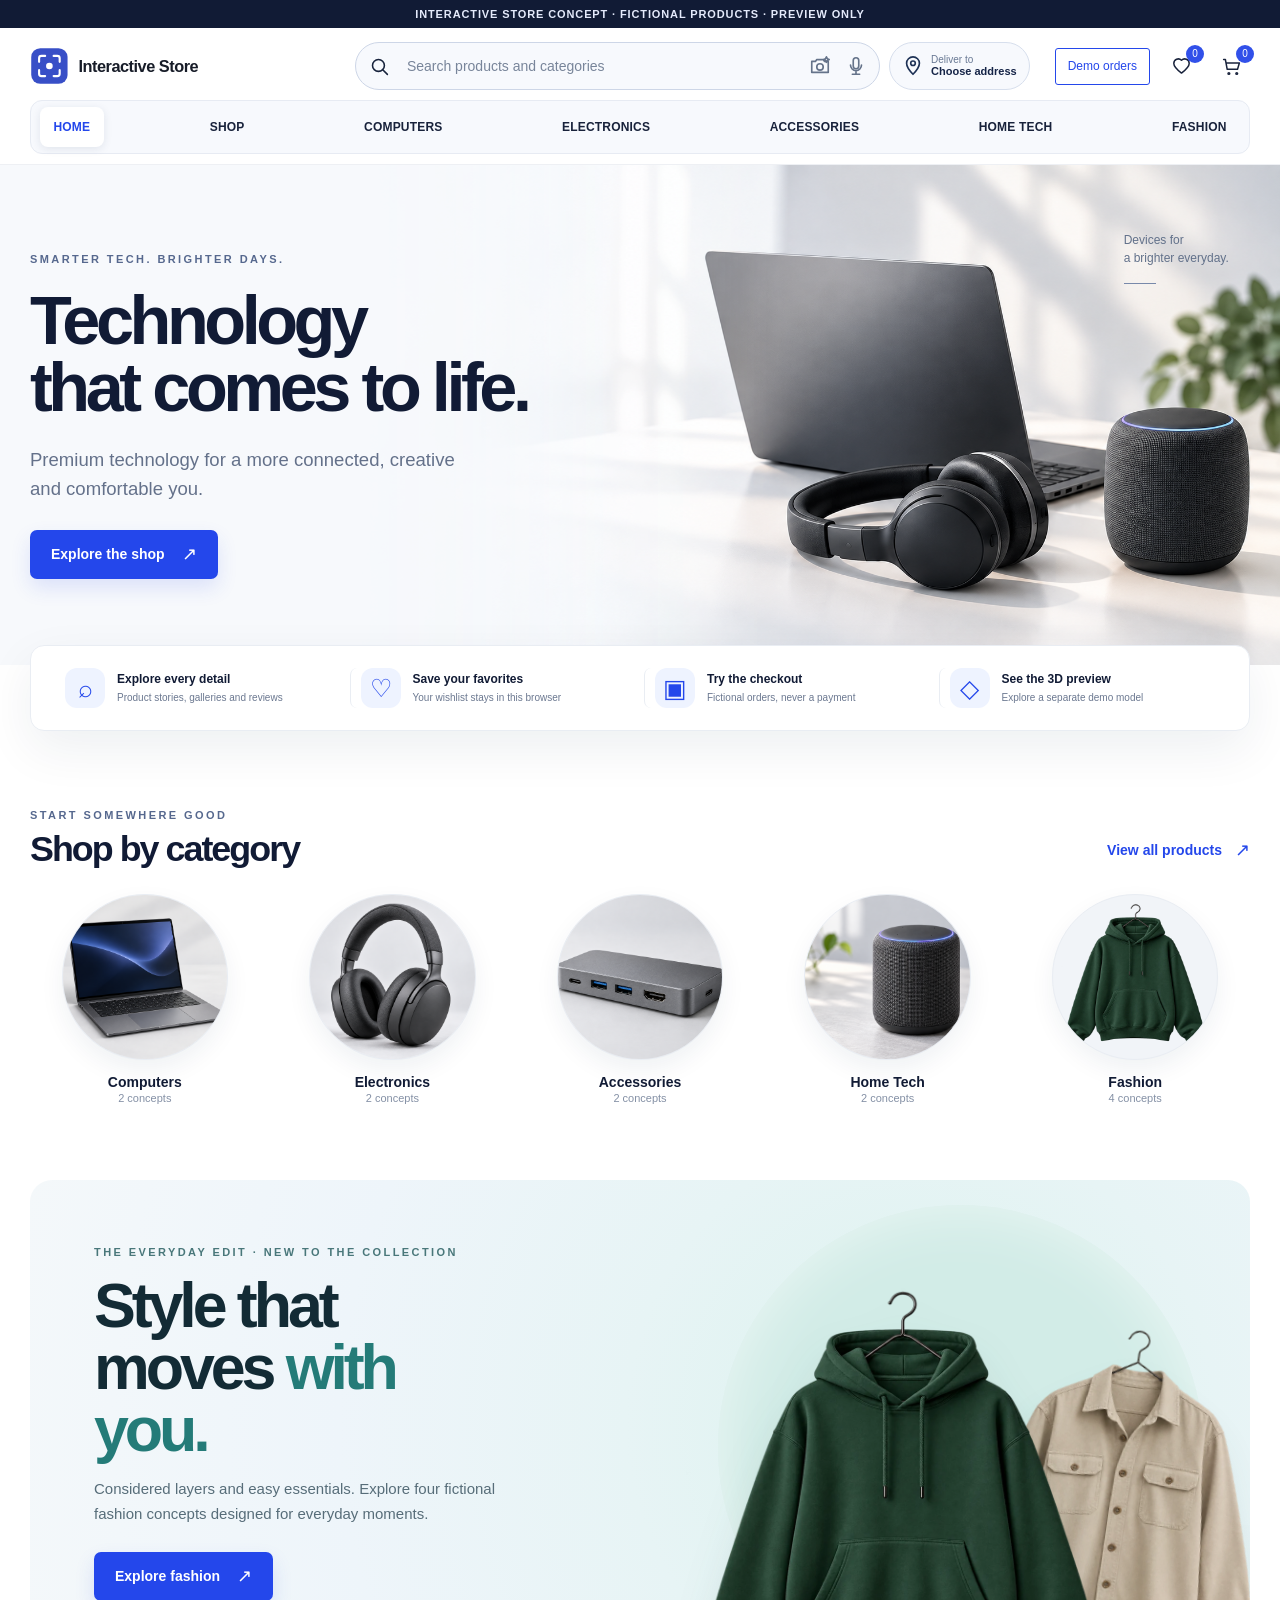
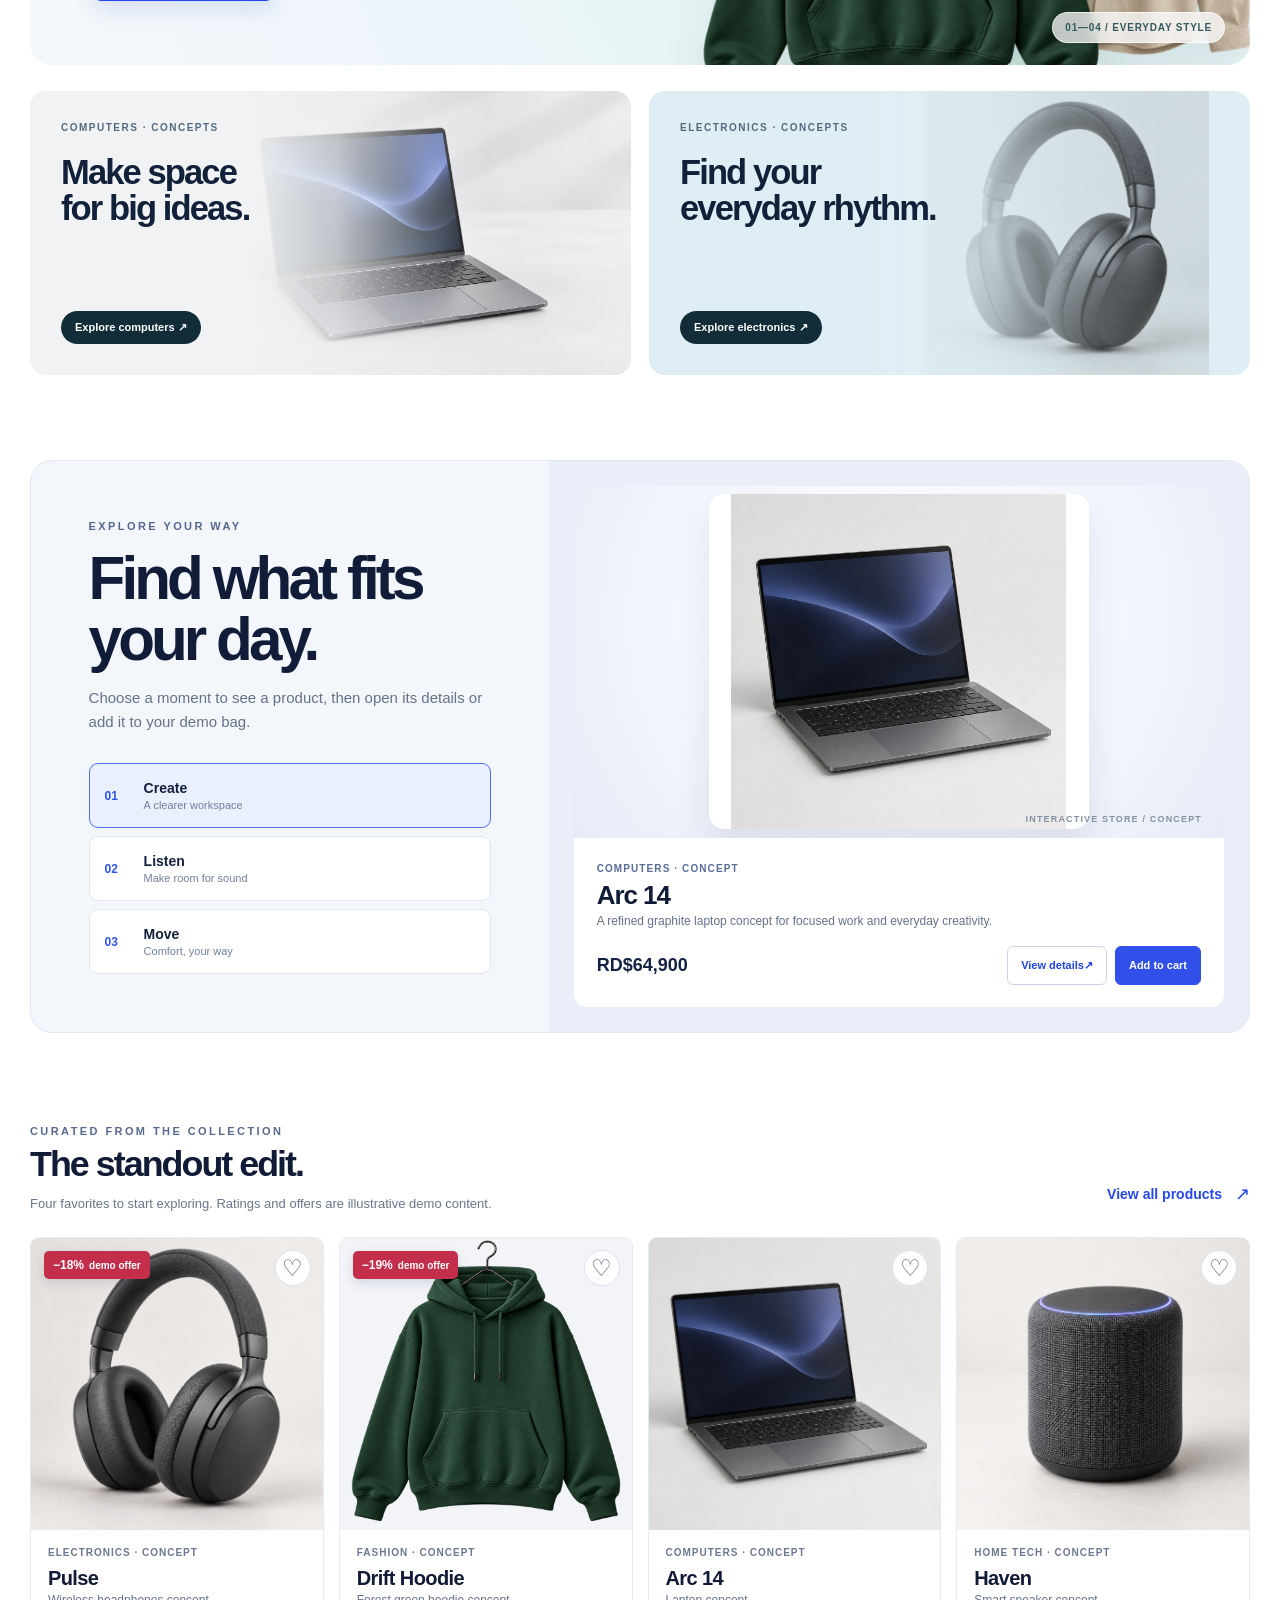
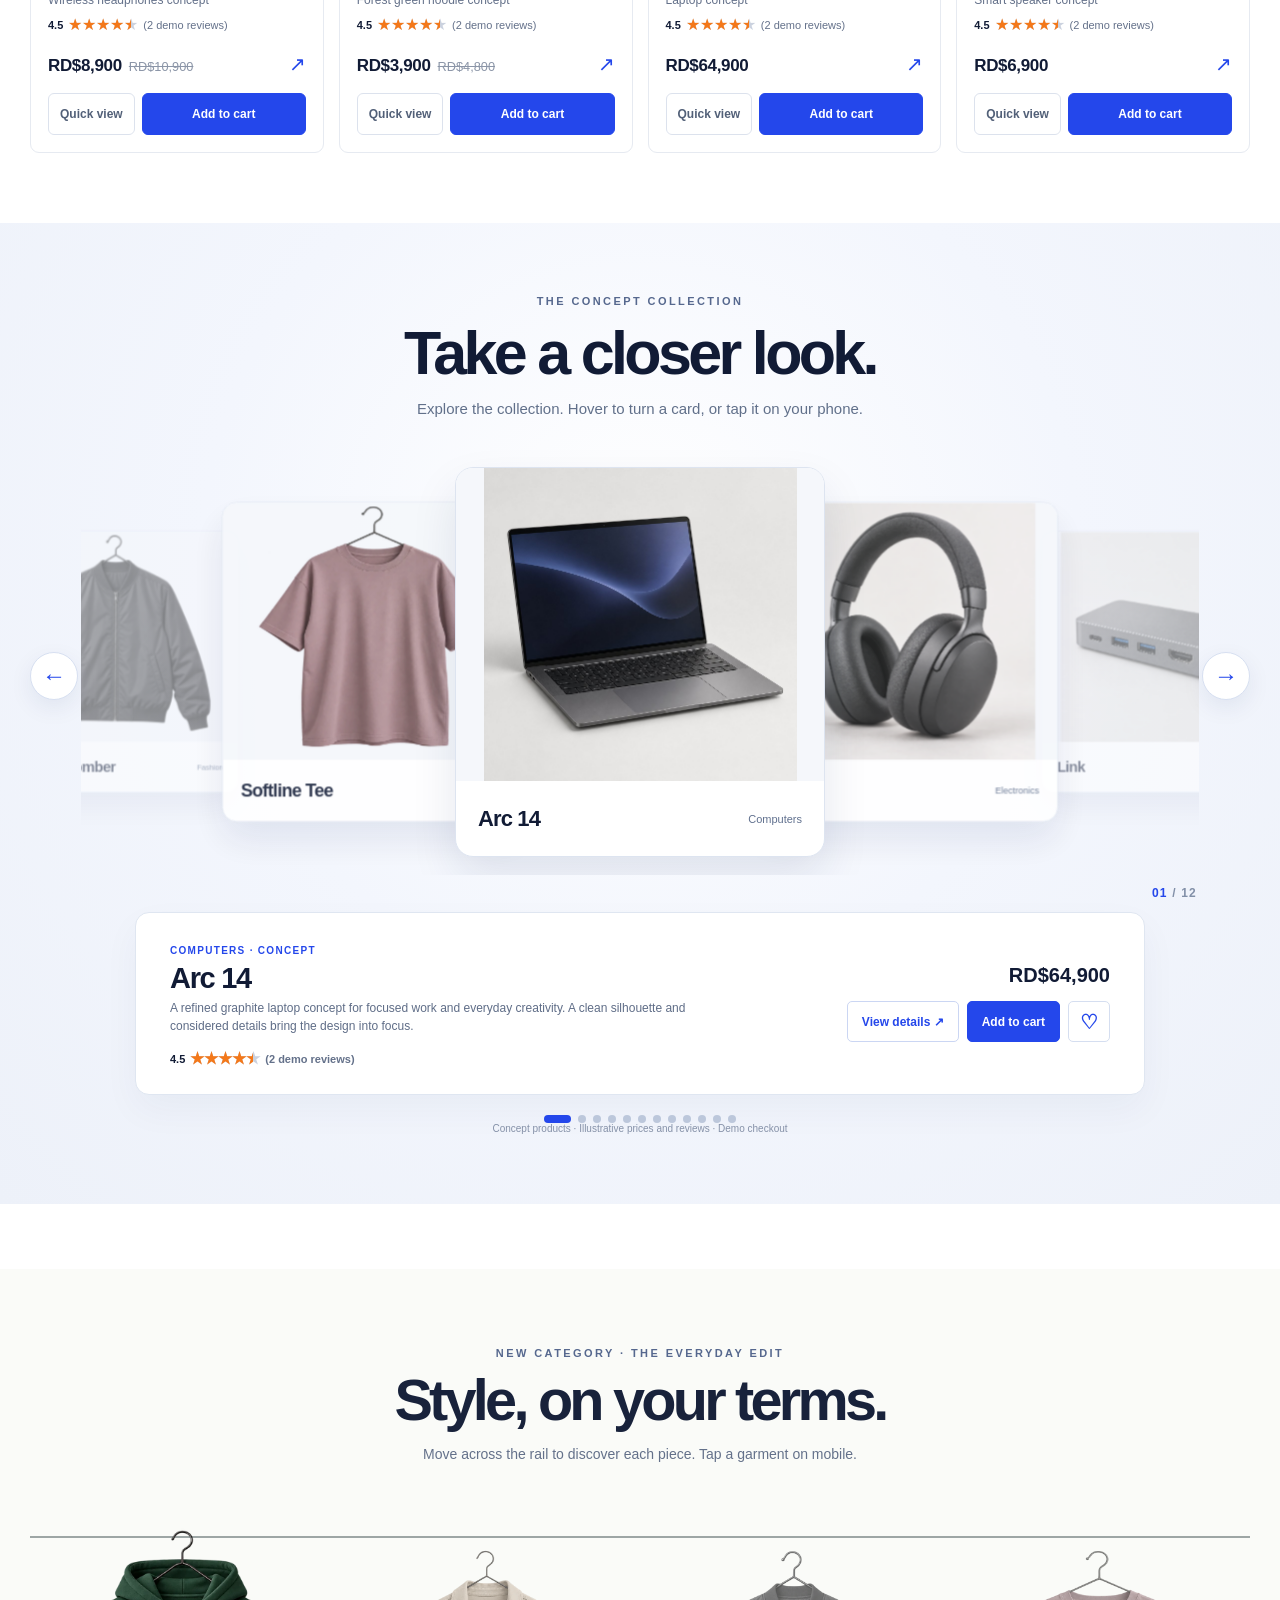
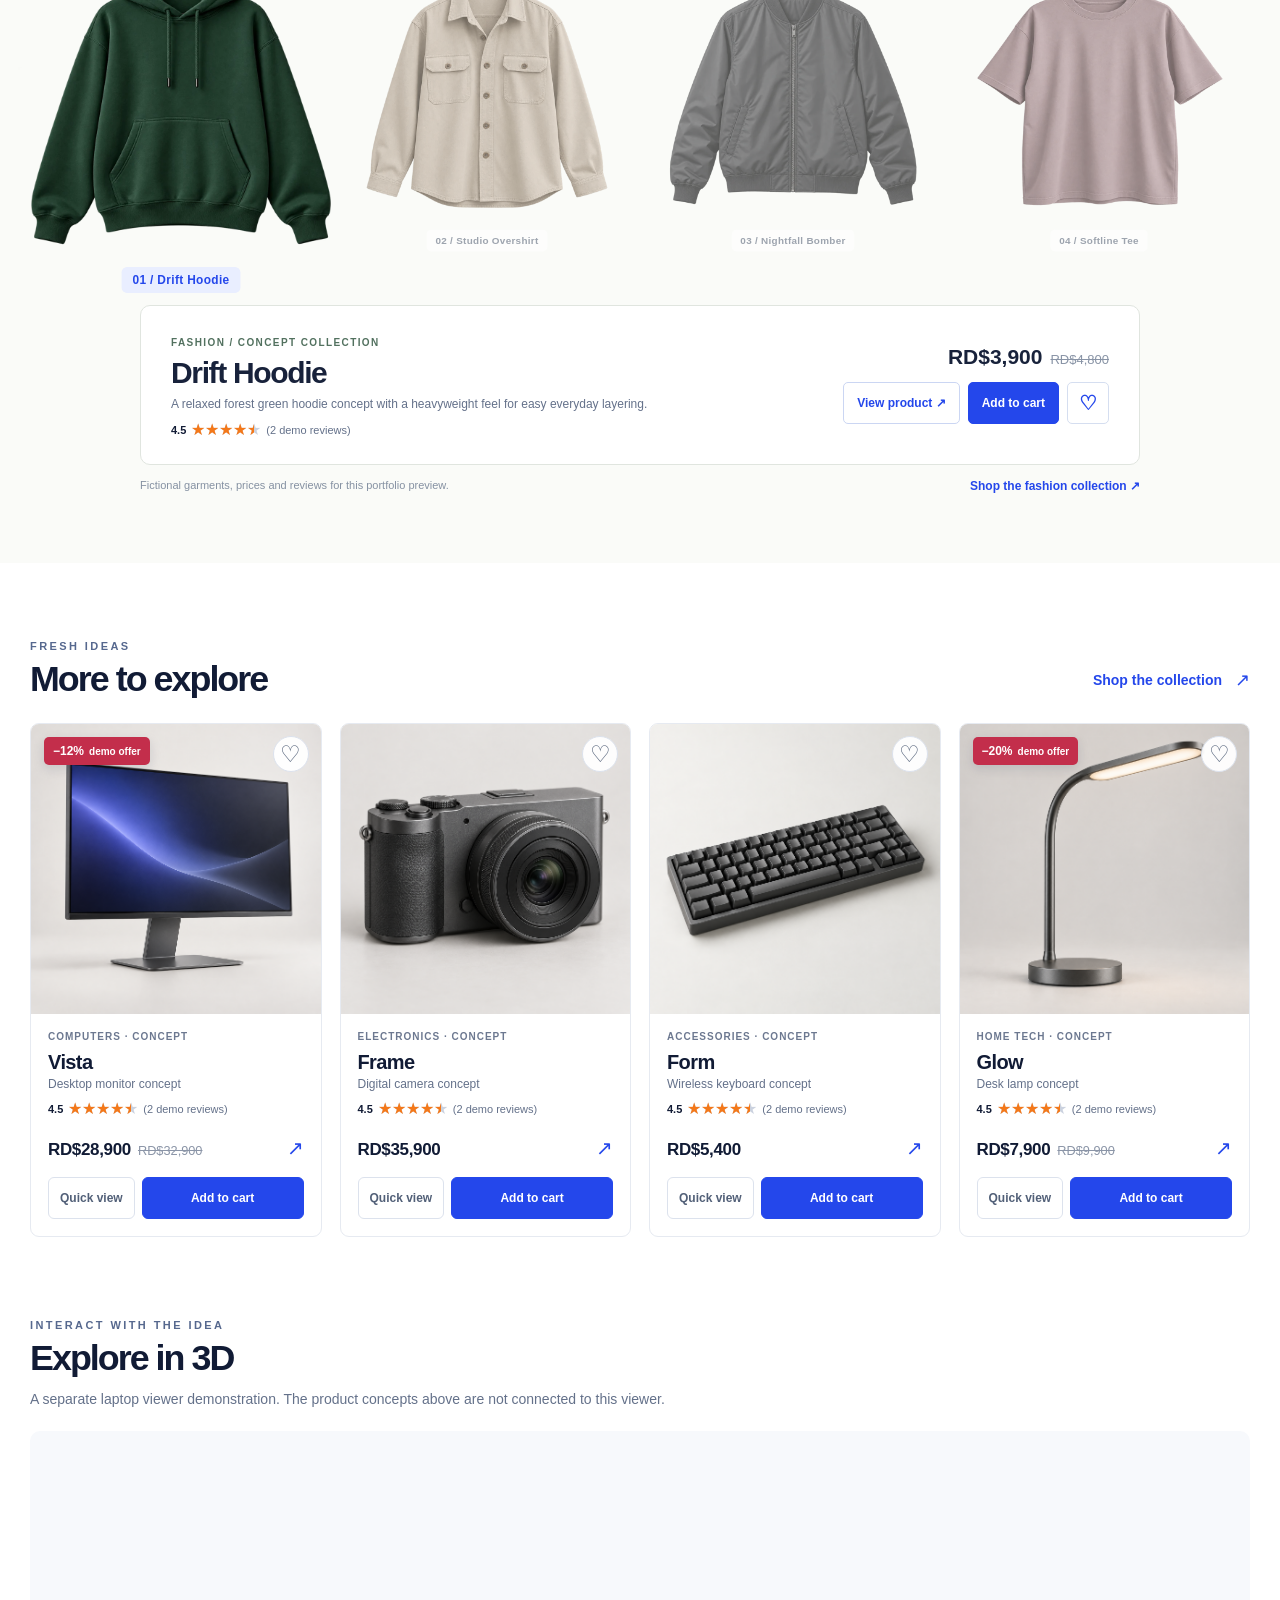
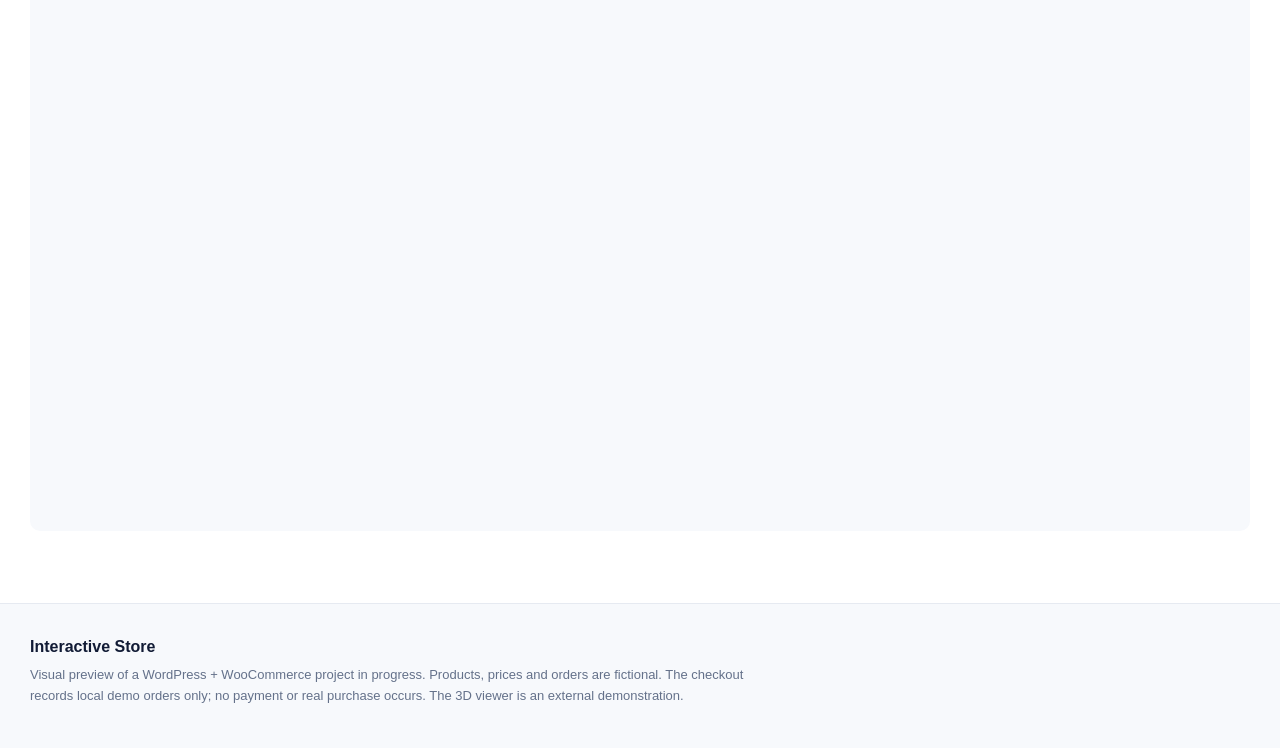
<file: index.html>
<!doctype html>
<html lang="en">
<head>
  <meta charset="utf-8">
  <meta name="viewport" content="width=device-width, initial-scale=1">
  <meta name="description" content="Interactive Store: a WordPress and WooCommerce storefront concept. Explore the homepage design and fictional product collection.">
  <title>Interactive Store — Storefront Preview</title>
  <link rel="icon" type="image/svg+xml" href="assets/interactive-store-mark.svg">
  <link rel="stylesheet" href="theme/interactive-store-child/assets/css/home.css?v=20261021a">
  <link rel="stylesheet" href="preview.css?v=20261022h">
  <link rel="stylesheet" href="preview-pages.css?v=20261022f">
  <link rel="stylesheet" href="preview-home.css?v=20261021d">
  <script src="preview.js?v=20261022l" defer></script>
</head>
<body data-page="home">
  <a class="preview-skip" href="#main">Skip to content</a>
  <div class="demo-bar">Interactive Store concept · Fictional products · Preview only</div>
  <header class="preview-header">
    <div class="preview-header__inner is-home-container">
      <a class="preview-brand" href="#top" aria-label="Interactive Store, back to top">
        <img src="assets/interactive-store-logo.svg" width="231" height="40" alt="Interactive Store">
      </a>
      <nav class="preview-nav" aria-label="Main navigation">
        <a href="#top" aria-current="page">Home</a>
        <a href="shop.html">Shop</a>
        <a href="#categories">Categories</a>
        <a href="#experience">3D preview</a>
        <a href="wishlist.html">Wishlist <span class="wish-count">0</span></a>
        <a href="orders.html">Demo orders</a>
        <a class="nav-bag" href="bag.html">Bag <span class="bag-count">0</span></a>
      </nav>
      <a class="preview-header__cta" href="bag.html">Demo bag <span class="bag-count">0</span></a>
    </div>
  </header>

  <main id="main" class="is-home">
    <section id="top" class="is-home-hero" aria-labelledby="is-home-title">
      <div class="is-home-hero__inner is-home-container">
        <div class="is-home-hero__copy">
          <p class="is-home-eyebrow">Smarter tech. Brighter days.</p>
          <h1 id="is-home-title">Technology<br>that comes to life.</h1>
          <p class="is-home-hero__lead">Premium technology for a more connected, creative and comfortable you.</p>
          <a class="is-home-button is-home-button--primary" href="shop.html">Explore the shop <span aria-hidden="true">↗</span></a>
        </div>
        <div class="is-home-hero__visual has-image">
          <img class="is-home-hero__image" src="assets/home-hero-panoramic.png" width="1672" height="941" alt="Graphite laptop with black headphones and charcoal smart speaker on a bright desk" fetchpriority="high">
          <p class="is-home-hero__note">Devices for<br>a brighter everyday.</p>
        </div>
      </div>
    </section>

    <section class="home-benefits is-home-container" aria-label="What you can explore">
      <a href="#products"><span class="home-benefits__icon" aria-hidden="true">⌕</span><span><strong>Explore every detail</strong><small>Product stories, galleries and reviews</small></span></a>
      <a href="wishlist.html"><span class="home-benefits__icon" aria-hidden="true">♡</span><span><strong>Save your favorites</strong><small>Your wishlist stays in this browser</small></span></a>
      <a href="shop.html"><span class="home-benefits__icon" aria-hidden="true">▣</span><span><strong>Try the checkout</strong><small>Fictional orders, never a payment</small></span></a>
      <a href="#experience"><span class="home-benefits__icon" aria-hidden="true">◇</span><span><strong>See the 3D preview</strong><small>Explore a separate demo model</small></span></a>
    </section>

    <section id="categories" class="is-home-section is-home-categories" aria-labelledby="is-home-categories-title">
      <div class="is-home-container">
        <div class="is-home-section__heading is-home-section__heading--compact">
          <div><p class="is-home-eyebrow">Start somewhere good</p><h2 id="is-home-categories-title">Shop by category</h2></div>
          <a class="is-home-text-link" href="shop.html">View all products <span aria-hidden="true">↗</span></a>
        </div>
        <div class="is-home-categories__grid">
          <a class="is-home-category" href="shop.html?category=computers">
            <span class="is-home-category__media"><img src="assets/category-computers-wide.png" width="1024" height="640" alt="Graphite laptop on a bright desk" loading="lazy"></span>
            <span class="is-home-category__footer"><strong>Computers</strong><small>2 concepts</small></span>
          </a>
          <a class="is-home-category" href="shop.html?category=electronics">
            <span class="is-home-category__media"><img src="assets/category-electronics-wide.png" width="1024" height="640" alt="Black wireless headphones" loading="lazy"></span>
            <span class="is-home-category__footer"><strong>Electronics</strong><small>2 concepts</small></span>
          </a>
          <a class="is-home-category" href="shop.html?category=accessories">
            <span class="is-home-category__media"><img src="assets/category-accessories-wide.png" width="1024" height="640" alt="Graphite USB-C dock" loading="lazy"></span>
            <span class="is-home-category__footer"><strong>Accessories</strong><small>2 concepts</small></span>
          </a>
          <a class="is-home-category" href="shop.html?category=home-tech">
            <span class="is-home-category__media"><img src="assets/category-home-tech-wide.png" width="1024" height="640" alt="Charcoal fabric smart speaker" loading="lazy"></span>
            <span class="is-home-category__footer"><strong>Home Tech</strong><small>2 concepts</small></span>
          </a>
          <a class="is-home-category" href="shop.html?category=fashion">
            <span class="is-home-category__media is-home-category__media--fashion"><img src="assets/forest-hoodie-concept.webp" width="900" height="900" alt="Forest green hoodie concept" loading="lazy"></span>
            <span class="is-home-category__footer"><strong>Fashion</strong><small>4 concepts</small></span>
          </a>
        </div>
      </div>
    </section>

    <section class="home-style-banner is-home-section" aria-labelledby="home-style-title">
      <div class="is-home-container home-style-banner__inner">
        <div class="home-style-banner__copy"><p class="is-home-eyebrow">The everyday edit · New to the collection</p><h2 id="home-style-title">Style that moves <em>with you.</em></h2><p>Considered layers and easy essentials. Explore four fictional fashion concepts designed for everyday moments.</p><a class="is-home-button is-home-button--primary" href="shop.html?category=fashion">Explore fashion <span aria-hidden="true">↗</span></a></div>
        <div class="home-style-banner__visual" aria-hidden="true"><span class="home-style-banner__orb"></span><img class="home-style-banner__hoodie" src="assets/forest-hoodie-concept.webp" width="900" height="900" alt="" loading="lazy"><img class="home-style-banner__overshirt" src="assets/sand-overshirt-concept.webp" width="900" height="900" alt="" loading="lazy"><span class="home-style-banner__tag">01—04 / Everyday style</span></div>
      </div>
    </section>

    <section class="home-promo-pair is-home-section" aria-label="Explore more collections"><div class="is-home-container home-promo-pair__grid">
      <a class="home-promo-card home-promo-card--desk" href="shop.html?category=computers"><span class="home-promo-card__copy"><small>Computers · Concepts</small><strong>Make space<br>for big ideas.</strong><span>Explore computers ↗</span></span><img src="assets/category-computers-wide.png" width="1024" height="640" alt="Graphite laptop concept on a bright desk" loading="lazy"></a>
      <a class="home-promo-card home-promo-card--sound" href="shop.html?category=electronics"><span class="home-promo-card__copy"><small>Electronics · Concepts</small><strong>Find your<br>everyday rhythm.</strong><span>Explore electronics ↗</span></span><img src="assets/pulse-headphones-concept.png" width="1024" height="1024" alt="Black Pulse headphone concept" loading="lazy"></a>
    </div></section>

    <section id="discover" class="home-discover is-home-section" aria-labelledby="discover-title">
      <div class="is-home-container home-discover__shell">
        <div class="home-discover__copy">
          <p class="is-home-eyebrow">Explore your way</p>
          <h2 id="discover-title">Find what fits your day.</h2>
          <p class="home-discover__intro">Choose a moment to see a product, then open its details or add it to your demo bag.</p>
          <div class="home-discover__choices" role="group" aria-label="Choose a moment">
            <button type="button" class="home-discover__choice is-active" data-discover="arc-14" aria-pressed="true"><span>01</span><strong>Create</strong><small>A clearer workspace</small></button>
            <button type="button" class="home-discover__choice" data-discover="pulse" aria-pressed="false"><span>02</span><strong>Listen</strong><small>Make room for sound</small></button>
            <button type="button" class="home-discover__choice" data-discover="drift-hoodie" aria-pressed="false"><span>03</span><strong>Move</strong><small>Comfort, your way</small></button>
          </div>
        </div>
        <div class="home-discover__stage" id="discover-stage">
          <div class="home-discover__image-wrap"><img id="discover-image" src="assets/arc-14-laptop-concept.jpg" width="1024" height="1024" alt="Arc 14 laptop concept" loading="lazy"></div>
          <div class="home-discover__product" aria-live="polite">
            <div><span id="discover-category">Computers · Concept</span><h3 id="discover-name">Arc 14</h3><p id="discover-description">A refined graphite laptop concept for focused work and everyday creativity.</p></div>
            <div class="home-discover__product-bottom"><strong id="discover-price">RD$64,900</strong><div><a id="discover-link" href="product.html?item=arc-14">View details <span aria-hidden="true">↗</span></a><button id="discover-add" type="button">Add to cart</button></div></div>
          </div>
        </div>
      </div>
    </section>

    <section id="products" class="is-home-section is-home-products" aria-labelledby="is-home-products-title">
      <div class="is-home-container">
        <div class="is-home-section__heading">
          <div><p class="is-home-eyebrow">Curated from the collection</p><h2 id="is-home-products-title">The standout edit.</h2><p class="home-picks__intro">Four favorites to start exploring. Ratings and offers are illustrative demo content.</p></div>
          <a class="is-home-text-link" href="shop.html">View all products <span aria-hidden="true">↗</span></a>
        </div>
        <div id="home-featured-grid" class="is-home-products__grid"></div>
      </div>
    </section>

    <section id="moments" class="home-carousel is-home-section" aria-labelledby="moments-title">
      <div class="is-home-container">
        <div class="home-carousel__heading">
          <p class="is-home-eyebrow">The concept collection</p>
          <h2 id="moments-title">Take a closer look.</h2>
          <p>Explore the collection. Hover to turn a card, or tap it on your phone.</p>
        </div>
        <div class="home-carousel__experience" id="home-carousel" aria-roledescription="carousel" aria-label="Interactive product carousel">
          <button class="home-carousel__arrow home-carousel__arrow--prev" id="carousel-prev" type="button" aria-label="Previous product">←</button>
          <div class="home-carousel__viewport" id="carousel-viewport"><div class="home-carousel__track" id="carousel-track"></div></div>
          <button class="home-carousel__arrow home-carousel__arrow--next" id="carousel-next" type="button" aria-label="Next product">→</button>
          <p class="home-carousel__count"><span id="carousel-current">01</span> / <span id="carousel-total">08</span></p>
        </div>
        <div class="home-carousel__details" aria-live="polite">
          <div class="home-carousel__summary"><span id="carousel-category" class="home-carousel__category">Computers</span><h3 id="carousel-name">Arc 14</h3><p id="carousel-description">A refined laptop concept for focused work and everyday creativity.</p><div id="carousel-rating"></div></div>
          <div class="home-carousel__purchase"><div id="carousel-price" class="home-carousel__price"></div><div class="home-carousel__actions"><a id="carousel-link" href="product.html?item=arc-14">View details ↗</a><button id="carousel-add" type="button">Add to cart</button><button id="carousel-save" class="home-carousel__save" type="button" data-wish-id="arc-14" aria-label="Save Arc 14 to wishlist">♡</button></div></div>
        </div>
        <div id="carousel-dots" class="home-carousel__dots" role="group" aria-label="Choose a product"></div>
        <p class="home-carousel__note">Concept products · Illustrative prices and reviews · Demo checkout</p>
      </div>
    </section>

    <section id="fashion" class="fashion-rail is-home-section" aria-labelledby="fashion-title">
      <div class="is-home-container">
        <div class="fashion-rail__heading"><p class="is-home-eyebrow">New category · The everyday edit</p><h2 id="fashion-title">Style, on your terms.</h2><p>Move across the rail to discover each piece. Tap a garment on mobile.</p></div>
        <div class="fashion-rail__display"><div id="fashion-rail-items" class="fashion-rail__items" role="group" aria-label="Explore fashion concepts"></div></div>
        <div class="fashion-rail__details" aria-live="polite"><div><span class="fashion-rail__eyebrow">Fashion / concept collection</span><h3 id="fashion-name">Drift Hoodie</h3><p id="fashion-description"></p><div id="fashion-rating"></div></div><div class="fashion-rail__purchase"><div id="fashion-price"></div><div class="fashion-rail__actions"><a id="fashion-link" href="product.html?item=drift-hoodie">View product ↗</a><button id="fashion-add" type="button">Add to cart</button><button id="fashion-save" type="button" data-wish-id="drift-hoodie" aria-label="Save Drift Hoodie to wishlist">♡</button></div></div></div>
        <div class="fashion-rail__footer"><p>Fictional garments, prices and reviews for this portfolio preview.</p><a href="shop.html?category=fashion">Shop the fashion collection ↗</a></div>
      </div>
    </section>

    <section class="is-home-section home-new" aria-labelledby="home-new-title"><div class="is-home-container"><div class="is-home-section__heading"><div><p class="is-home-eyebrow">Fresh ideas</p><h2 id="home-new-title">More to explore</h2></div><a class="is-home-text-link" href="shop.html">Shop the collection <span aria-hidden="true">↗</span></a></div><div id="home-new-grid" class="store-grid"></div></div></section>

    <section id="experience" class="is-home-section is-home-three-d" aria-label="Explore in 3D">
      <div class="is-home-container">
        <div class="is-home-section__heading"><div><p class="is-home-eyebrow">Interact with the idea</p><h2>Explore in 3D</h2><p class="home-three-d-intro">A separate laptop viewer demonstration. The product concepts above are not connected to this viewer.</p></div></div>
        <iframe class="is-home-three-d__frame" src="https://docs.cecomsa.com/laptop-3d/index.html" title="Explore in 3D — Laptop" loading="lazy" allow="fullscreen; xr-spatial-tracking" allowfullscreen></iframe>
        <script>
        (function () {
          var frame = document.currentScript.previousElementSibling;
          window.addEventListener('message', function (event) {
            if (event.origin !== 'https://docs.cecomsa.com' || event.source !== frame.contentWindow || !event.data || event.data.type !== 'laptop-viewer-height') return;
            var height = Number(event.data.height);
            if (Number.isFinite(height) && height >= 300 && height <= 1600) frame.style.height = Math.ceil(height) + 'px';
          });
        })();
        </script>
      </div>
    </section>
  </main>

  <footer class="preview-footer">
    <div class="is-home-container">
      <strong>Interactive Store</strong>
      <p>Visual preview of a WordPress + WooCommerce project in progress. Products, prices and orders are fictional. The checkout records local demo orders only; no payment or real purchase occurs. The 3D viewer is an external demonstration.</p>
    </div>
  </footer>
</body>
</html>
</file>
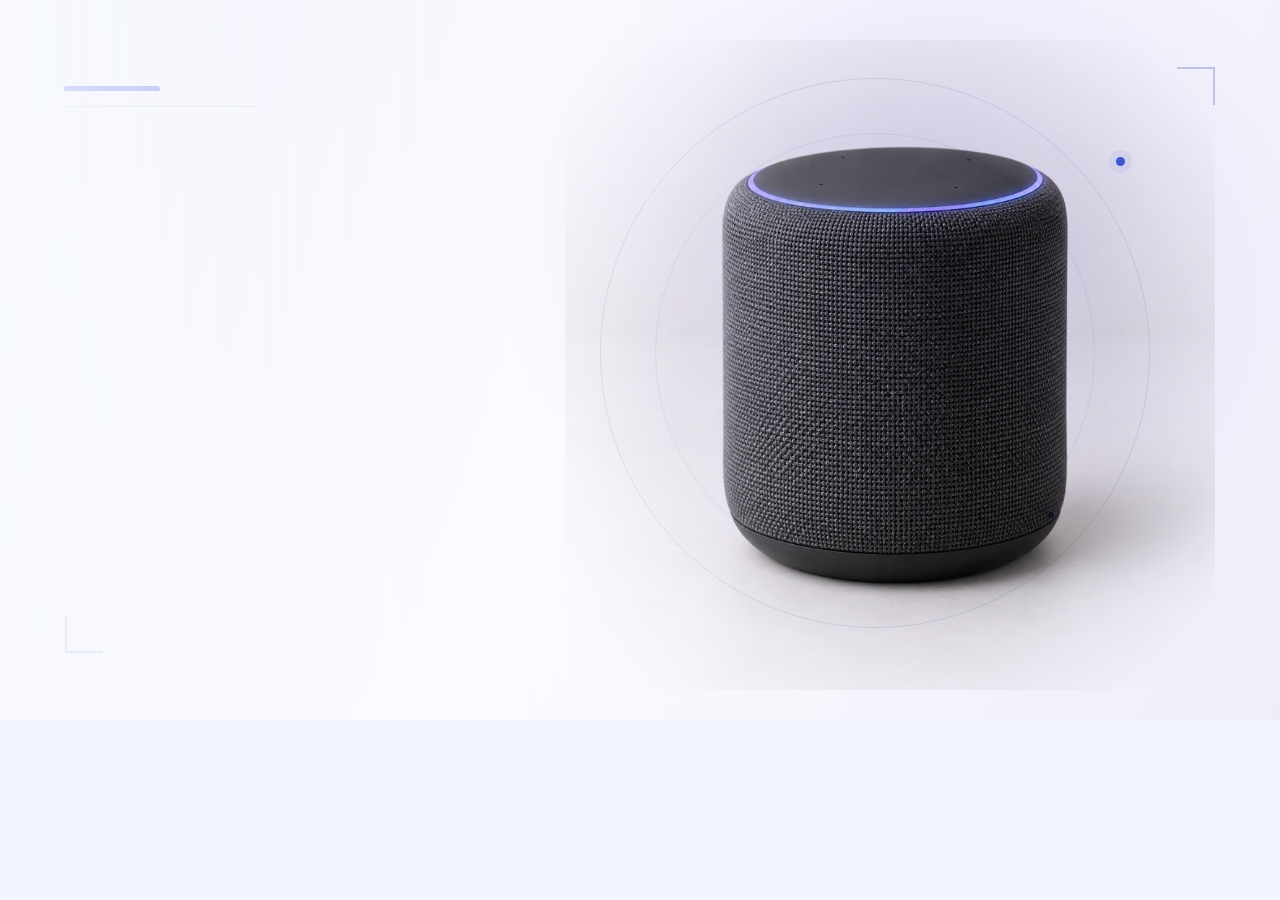
<file: videos/interactive-store-motion/index.html>
<!doctype html>
<html lang="en">
  <head>
    <meta charset="UTF-8" />
    <meta name="viewport" content="width=1280, height=720" />
    <title>Interactive Store — product motion</title>
    <script src="https://cdn.jsdelivr.net/npm/gsap@3.14.2/dist/gsap.min.js"></script>
    <style>
      * { box-sizing: border-box; }
      html, body { margin: 0; width: 1280px; height: 720px; overflow: hidden; }
      body { background: #f2f5ff; }
      #root { position: relative; width: 100%; height: 100%; overflow: hidden; }
      .clip { position: absolute; inset: 0; overflow: hidden; }
      .scene { position: absolute; inset: 0; overflow: hidden; isolation: isolate; }
      .scene::before { content: ""; position: absolute; inset: 0; z-index: 0; }
      .scene-focus::before { background: linear-gradient(112deg, #ecf1ff 2%, #f8faff 47%, #eff2fb 100%); }
      .scene-move::before { background: linear-gradient(112deg, #eaf2fa 2%, #f9fbfd 47%, #ebf1fa 100%); }
      .scene-unwind::before { background: linear-gradient(112deg, #eff0fc 2%, #fcfbff 47%, #eeeefa 100%); }
      .scene::after { content: ""; position: absolute; inset: 0; pointer-events: none; z-index: 5; background: linear-gradient(90deg, rgba(249,251,255,.8) 0%, rgba(249,251,255,.22) 39%, rgba(249,251,255,0) 64%); }
      .halo { position: absolute; top: -165px; left: 485px; width: 850px; height: 850px; border-radius: 50%; background: radial-gradient(circle, rgba(82,103,242,.29) 0%, rgba(112,131,248,.10) 43%, transparent 68%); z-index: 1; }
      .scene-move .halo { background: radial-gradient(circle, rgba(73,122,206,.23) 0%, rgba(103,171,222,.09) 43%, transparent 68%); }
      .scene-unwind .halo { background: radial-gradient(circle, rgba(109,95,212,.24) 0%, rgba(157,144,230,.09) 43%, transparent 68%); }
      .orbit { position: absolute; top: 78px; left: 600px; width: 550px; height: 550px; border: 1px solid rgba(58,79,162,.13); border-radius: 50%; z-index: 1; }
      .orbit-inner { top: 133px; left: 655px; width: 440px; height: 440px; border-color: rgba(58,79,162,.09); }
      .orbit::after { content: ""; position: absolute; top: 78px; right: 24px; width: 9px; height: 9px; border-radius: 50%; background: #4659dc; box-shadow: 0 0 0 7px rgba(70,89,220,.08); }
      .orbit-inner::after { top: auto; bottom: 54px; right: 40px; width: 6px; height: 6px; }
      .product-visual { position: absolute; width: 705px; height: 705px; top: 7px; left: 525px; object-fit: contain; z-index: 2; mix-blend-mode: multiply; -webkit-mask-image: radial-gradient(ellipse 64% 64% at 50% 50%, #000 53%, transparent 99%); mask-image: radial-gradient(ellipse 64% 64% at 50% 50%, #000 53%, transparent 99%); will-change: transform; }
      .scene-move .product-visual { width: 660px; height: 660px; top: 38px; left: 562px; }
      .scene-unwind .product-visual { width: 650px; height: 650px; top: 40px; left: 565px; }
      .blue-rule { position: absolute; left: 64px; top: 86px; width: 96px; height: 5px; border-radius: 4px; background: #4352df; opacity: .65; }
      .fine-rule { position: absolute; left: 64px; top: 106px; width: 192px; height: 1px; background: rgba(37,54,121,.16); }
      .corner-mark { position: absolute; left: 65px; bottom: 67px; width: 38px; height: 38px; border-left: 2px solid rgba(52,72,158,.28); border-bottom: 2px solid rgba(52,72,158,.28); }
      .corner-mark-right { left: auto; right: 65px; top: 67px; bottom: auto; border-left: 0; border-bottom: 0; border-right: 2px solid rgba(52,72,158,.28); border-top: 2px solid rgba(52,72,158,.28); }
    </style>
  </head>
  <body>
    <div id="root" data-composition-id="interactive-store-motion" data-start="0" data-duration="9" data-width="1280" data-height="720">
      <section class="clip" id="focus" data-start="0" data-duration="3" data-track-index="0">
        <div class="scene scene-focus">
          <div class="halo" id="focus-halo"></div><div class="orbit"></div><div class="orbit orbit-inner"></div>
          <div class="blue-rule"></div><div class="fine-rule"></div><div class="corner-mark"></div><div class="corner-mark corner-mark-right"></div>
          <img class="product-visual" id="focus-product" src="assets/arc-14-laptop-concept.webp" alt="" />
        </div>
      </section>
      <section class="clip" id="move" data-start="3" data-duration="3" data-track-index="0">
        <div class="scene scene-move">
          <div class="halo" id="move-halo"></div><div class="orbit"></div><div class="orbit orbit-inner"></div>
          <div class="blue-rule"></div><div class="fine-rule"></div><div class="corner-mark"></div><div class="corner-mark corner-mark-right"></div>
          <img class="product-visual" id="move-product" src="assets/pulse-headphones-concept.webp" alt="" />
        </div>
      </section>
      <section class="clip" id="unwind" data-start="6" data-duration="3" data-track-index="0">
        <div class="scene scene-unwind">
          <div class="halo" id="unwind-halo"></div><div class="orbit"></div><div class="orbit orbit-inner"></div>
          <div class="blue-rule"></div><div class="fine-rule"></div><div class="corner-mark"></div><div class="corner-mark corner-mark-right"></div>
          <img class="product-visual" id="unwind-product" src="assets/haven-smart-speaker-concept.webp" alt="" />
        </div>
      </section>
    </div>
    <script>
      const tl = gsap.timeline({ paused: true });
      [
        { id: "focus", at: 0 },
        { id: "move", at: 3 },
        { id: "unwind", at: 6 }
      ].forEach(({ id, at }) => {
        tl.fromTo(`#${id}-product`, { x: 18, scale: 1.0 }, { x: -18, scale: 1.065, duration: 3, ease: "sine.inOut", immediateRender: false }, at);
        tl.fromTo(`#${id}-halo`, { scale: 0.96, opacity: 0.24 }, { scale: 1.04, opacity: 0.42, duration: 2.7, ease: "sine.inOut", immediateRender: false }, at);
      });
      window.__timelines["interactive-store-motion"] = tl;
      tl.seek(0);
    </script>
  </body>
</html>
</file>
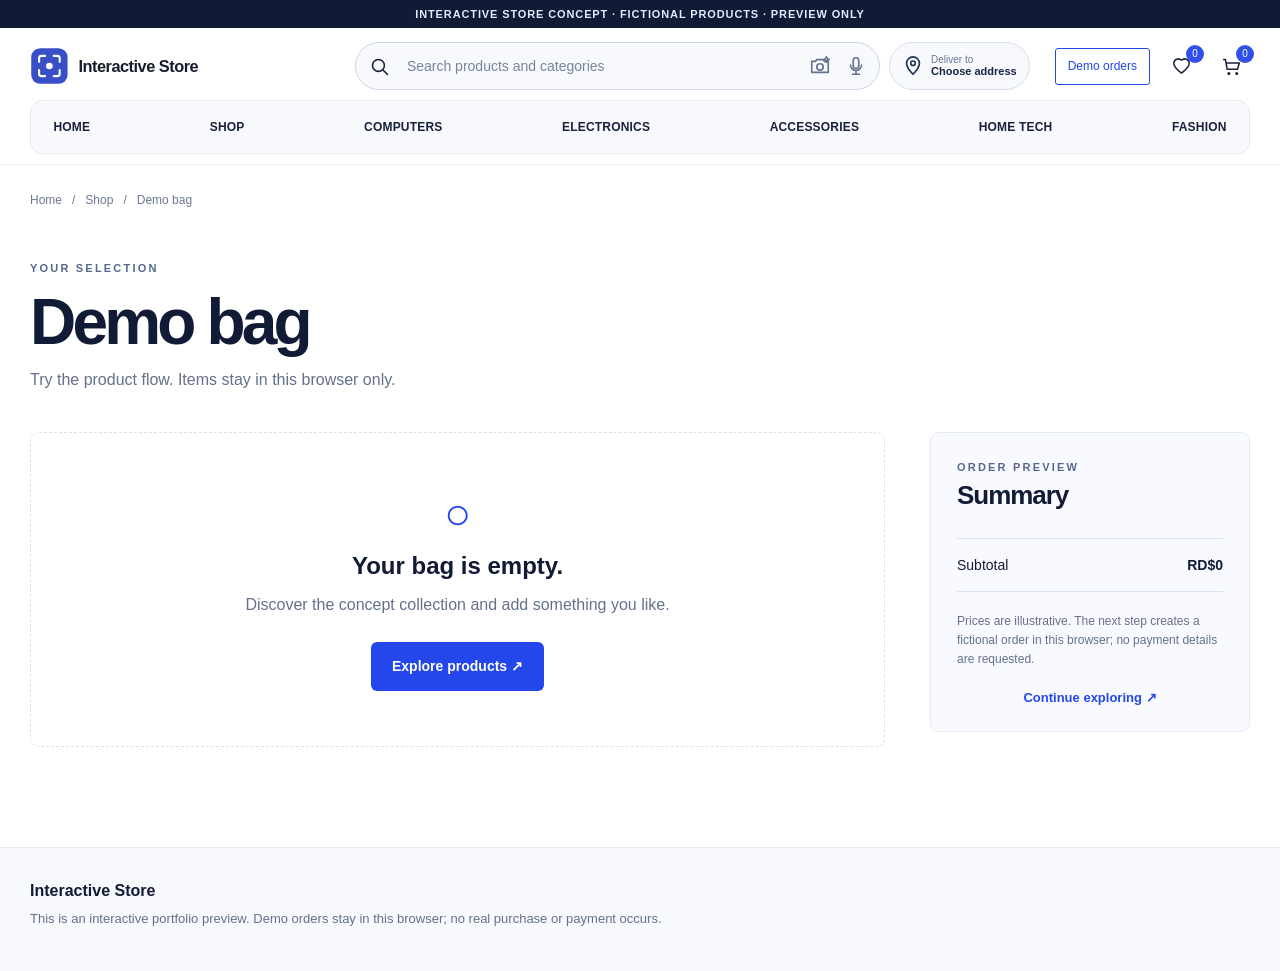
<file: bag.html>
<!doctype html>
<html lang="en">
<head>
  <meta charset="utf-8"><meta name="viewport" content="width=device-width, initial-scale=1">
  <meta name="description" content="Review the local demonstration bag for the Interactive Store storefront concept.">
  <title>Demo bag — Interactive Store</title>
  <link rel="icon" type="image/svg+xml" href="assets/interactive-store-mark.svg"><link rel="stylesheet" href="preview.css?v=20261022h"><link rel="stylesheet" href="preview-pages.css?v=20261022f"><script src="preview.js?v=20261022l" defer></script>
</head>
<body data-page="bag">
  <a class="preview-skip" href="#main">Skip to content</a><div class="demo-bar">Interactive Store concept · Fictional products · Preview only</div>
  <header class="preview-header"><div class="preview-header__inner is-home-container"><a class="preview-brand" href="index.html" aria-label="Interactive Store home"><img src="assets/interactive-store-logo.svg" width="231" height="40" alt="Interactive Store"></a><nav class="preview-nav" aria-label="Main navigation"><a href="index.html">Home</a><a href="shop.html">Shop</a><a href="index.html#categories">Categories</a><a href="wishlist.html">Wishlist <span class="wish-count">0</span></a><a href="orders.html">Demo orders</a><a class="nav-bag" href="bag.html" aria-current="page">Bag <span class="bag-count">0</span></a></nav><a class="preview-header__cta" href="bag.html" aria-current="page">Demo bag <span class="bag-count" aria-label="items in bag">0</span></a></div></header>
  <main id="main" class="store-main store-container"><nav class="store-breadcrumb" aria-label="Breadcrumb"><a href="index.html">Home</a><span>/</span><a href="shop.html">Shop</a><span>/</span><span>Demo bag</span></nav><div class="bag-heading"><p class="store-eyebrow">Your selection</p><h1>Demo bag</h1><p>Try the product flow. Items stay in this browser only.</p></div><div class="bag-layout"><section aria-labelledby="bag-items-title"><h2 id="bag-items-title" class="visually-hidden">Items in bag</h2><div id="bag-items"></div><div id="bag-empty" class="bag-empty" hidden><span aria-hidden="true">○</span><h2>Your bag is empty.</h2><p>Discover the concept collection and add something you like.</p><a class="store-button" href="shop.html">Explore products ↗</a></div></section><aside class="bag-summary"><p class="store-eyebrow">Order preview</p><h2>Summary</h2><div><span>Subtotal</span><strong id="bag-subtotal">RD$0</strong></div><p>Prices are illustrative. The next step creates a fictional order in this browser; no payment details are requested.</p><a id="bag-checkout" class="store-button" href="checkout.html">Continue to demo checkout ↗</a><a href="shop.html">Continue exploring ↗</a></aside></div></main>
  <footer class="preview-footer"><div class="is-home-container"><strong>Interactive Store</strong><p>This is an interactive portfolio preview. Demo orders stay in this browser; no real purchase or payment occurs.</p></div></footer>
</body>
</html>
</file>
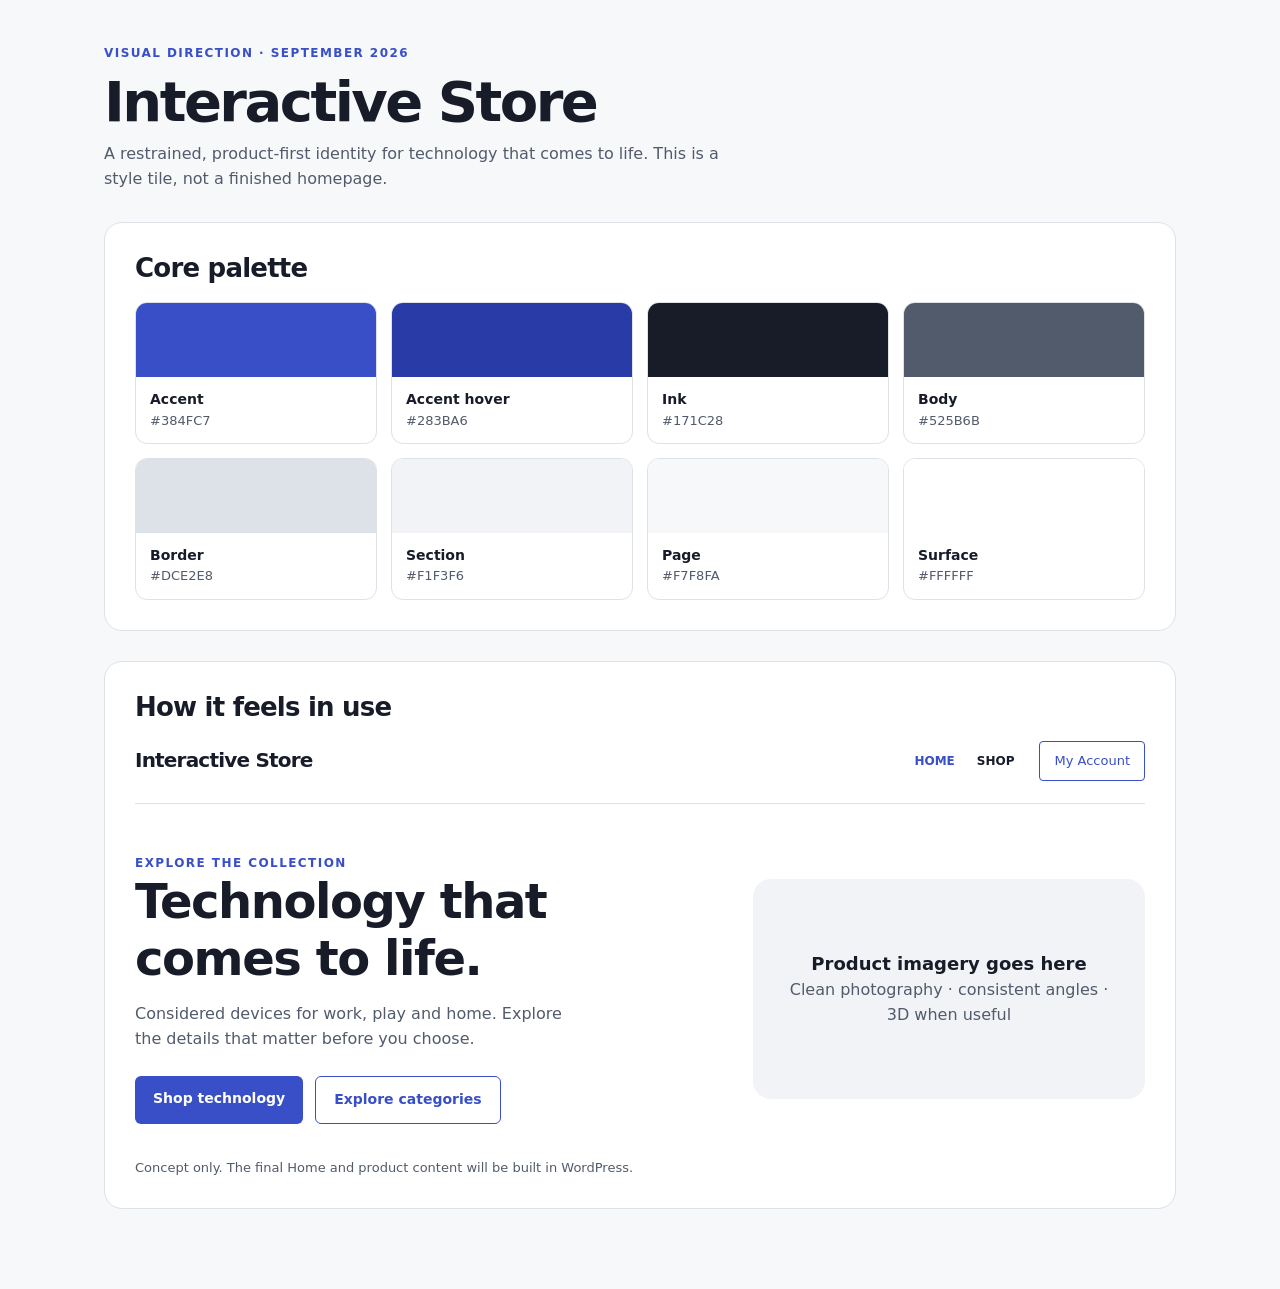
<file: brand-preview.html>
<!doctype html>
<html lang="en">
<head>
  <meta charset="utf-8">
  <meta name="viewport" content="width=device-width, initial-scale=1">
  <title>Interactive Store — Visual Direction</title>
  <style>
    :root { --accent:#384fc7; --accent-dark:#283ba6; --body:#525b6b; --ink:#171c28; --border:#dce2e8; --section:#f1f3f6; --page:#f7f8fa; --white:#fff; }
    * { box-sizing:border-box; }
    body { margin:0; background:var(--page); color:var(--ink); font:16px/1.55 system-ui,-apple-system,"Segoe UI",sans-serif; }
    .wrap { max-width:1120px; margin:auto; padding:44px 24px 80px; }
    .eyebrow { color:var(--accent); font-size:12px; font-weight:700; letter-spacing:.12em; text-transform:uppercase; }
    h1 { margin:8px 0 10px; font-size:clamp(36px,5vw,56px); line-height:1.1; letter-spacing:-.045em; }
    h2 { font-size:26px; line-height:1.2; letter-spacing:-.03em; margin:0 0 18px; }
    p { color:var(--body); margin:0; }
    .intro { max-width:630px; }
    .panel { background:var(--white); border:1px solid var(--border); border-radius:18px; padding:30px; margin-top:30px; }
    .swatches { display:grid; grid-template-columns:repeat(4,minmax(0,1fr)); gap:14px; }
    .swatch { border:1px solid var(--border); border-radius:12px; overflow:hidden; background:var(--white); }
    .color { height:74px; background:var(--color); }
    .meta { padding:12px 14px; font-size:13px; }
    .meta strong { display:block; font-size:14px; }
    .meta span { color:var(--body); }
    .mock-header { display:flex; align-items:center; gap:25px; padding-bottom:22px; border-bottom:1px solid var(--border); }
    .brand { font-size:20px; font-weight:750; letter-spacing:-.04em; margin-right:auto; }
    .nav { display:flex; gap:22px; font-size:12px; font-weight:700; text-transform:uppercase; }
    .nav a { color:var(--ink); text-decoration:none; }
    .nav a:first-child { color:var(--accent); }
    .account { border:1px solid var(--accent); color:var(--accent); padding:9px 14px; border-radius:4px; font-size:13px; text-decoration:none; }
    .hero { display:grid; grid-template-columns:1.2fr .8fr; align-items:center; gap:30px; padding:50px 0 16px; }
    .hero h2 { font-size:clamp(32px,4vw,48px); margin-bottom:14px; }
    .hero p { max-width:440px; }
    .actions { display:flex; gap:12px; margin-top:25px; }
    .btn { display:inline-block; border-radius:6px; padding:12px 18px; font-weight:650; text-decoration:none; font-size:14px; }
    .btn.primary { background:var(--accent); color:var(--white); }
    .btn.secondary { background:var(--white); color:var(--accent); border:1px solid var(--accent); }
    .product { background:var(--section); border-radius:18px; min-height:220px; display:grid; place-items:center; color:var(--body); text-align:center; padding:24px; }
    .product strong { display:block; color:var(--ink); font-size:18px; }
    .note { font-size:13px; margin-top:18px; }
    @media(max-width:700px) { .swatches { grid-template-columns:repeat(2,minmax(0,1fr)); } .hero { grid-template-columns:1fr; } .nav,.account { display:none; } .panel { padding:20px; } }
  </style>
</head>
<body>
  <main class="wrap">
    <div class="eyebrow">Visual direction · September 2026</div>
    <h1>Interactive Store</h1>
    <p class="intro">A restrained, product-first identity for technology that comes to life. This is a style tile, not a finished homepage.</p>
    <section class="panel" aria-labelledby="palette-title">
      <h2 id="palette-title">Core palette</h2>
      <div class="swatches">
        <div class="swatch"><div class="color" style="--color:#384fc7"></div><div class="meta"><strong>Accent</strong><span>#384FC7</span></div></div>
        <div class="swatch"><div class="color" style="--color:#283ba6"></div><div class="meta"><strong>Accent hover</strong><span>#283BA6</span></div></div>
        <div class="swatch"><div class="color" style="--color:#171c28"></div><div class="meta"><strong>Ink</strong><span>#171C28</span></div></div>
        <div class="swatch"><div class="color" style="--color:#525b6b"></div><div class="meta"><strong>Body</strong><span>#525B6B</span></div></div>
        <div class="swatch"><div class="color" style="--color:#dce2e8"></div><div class="meta"><strong>Border</strong><span>#DCE2E8</span></div></div>
        <div class="swatch"><div class="color" style="--color:#f1f3f6"></div><div class="meta"><strong>Section</strong><span>#F1F3F6</span></div></div>
        <div class="swatch"><div class="color" style="--color:#f7f8fa"></div><div class="meta"><strong>Page</strong><span>#F7F8FA</span></div></div>
        <div class="swatch"><div class="color" style="--color:#fff"></div><div class="meta"><strong>Surface</strong><span>#FFFFFF</span></div></div>
      </div>
    </section>
    <section class="panel" aria-labelledby="usage-title">
      <h2 id="usage-title">How it feels in use</h2>
      <div class="mock-header"><div class="brand">Interactive Store</div><nav class="nav" aria-label="Concept menu"><a href="#">Home</a><a href="#">Shop</a></nav><a class="account" href="#">My Account</a></div>
      <div class="hero"><div><div class="eyebrow">Explore the collection</div><h2>Technology that<br>comes to life.</h2><p>Considered devices for work, play and home. Explore the details that matter before you choose.</p><div class="actions"><a class="btn primary" href="#">Shop technology</a><a class="btn secondary" href="#">Explore categories</a></div></div><div class="product"><div><strong>Product imagery goes here</strong>Clean photography · consistent angles · 3D when useful</div></div></div>
      <p class="note">Concept only. The final Home and product content will be built in WordPress.</p>
    </section>
  </main>
</body>
</html>
</file>
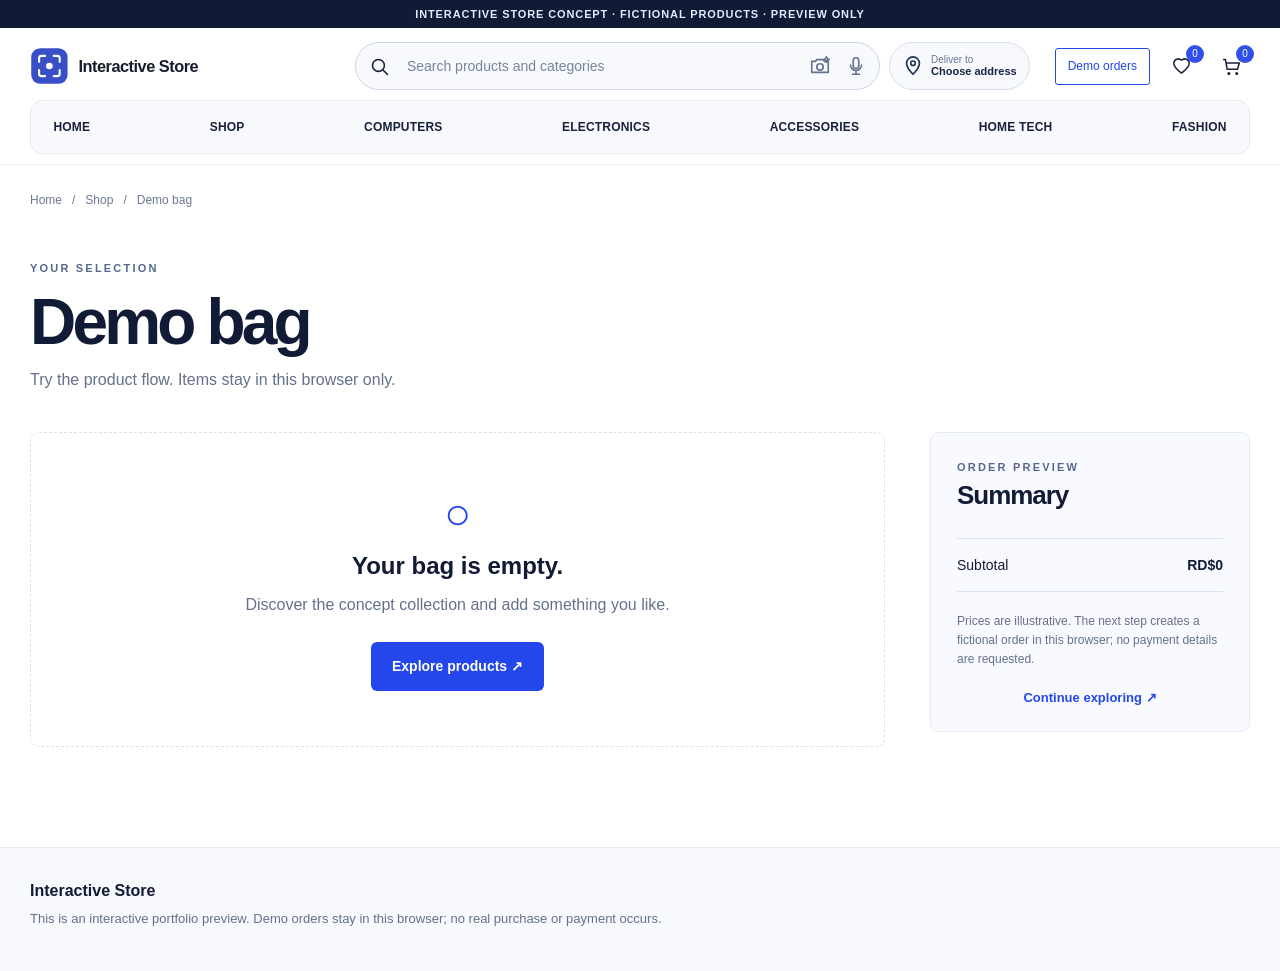
<file: checkout.html>
<!doctype html>
<html lang="en"><head><meta charset="utf-8"><meta name="viewport" content="width=device-width, initial-scale=1"><meta name="description" content="Place a fictional demonstration order in the Interactive Store portfolio preview."><title>Demo checkout — Interactive Store</title><link rel="icon" type="image/svg+xml" href="assets/interactive-store-mark.svg"><link rel="stylesheet" href="preview.css?v=20261022h"><link rel="stylesheet" href="preview-pages.css?v=20261022f"><script src="preview.js?v=20261022l" defer></script></head>
<body data-page="checkout"><a class="preview-skip" href="#main">Skip to content</a><div class="demo-bar">Interactive Store concept · No real purchase or payment</div>
<header class="preview-header"><div class="preview-header__inner is-home-container"><a class="preview-brand" href="index.html" aria-label="Interactive Store home"><img src="assets/interactive-store-logo.svg" width="231" height="40" alt="Interactive Store"></a><nav class="preview-nav" aria-label="Main navigation"><a href="index.html">Home</a><a href="shop.html">Shop</a><a href="wishlist.html">Wishlist <span class="wish-count">0</span></a><a href="orders.html">Demo orders</a><a class="nav-bag" href="bag.html">Bag <span class="bag-count">0</span></a></nav><a class="preview-header__cta" href="bag.html">Demo bag <span class="bag-count">0</span></a></div></header>
<main id="main" class="store-main store-container"><nav class="store-breadcrumb" aria-label="Breadcrumb"><a href="index.html">Home</a><span>/</span><a href="bag.html">Demo bag</a><span>/</span><span>Demo checkout</span></nav><div class="bag-heading"><p class="store-eyebrow">A safe place to try the flow</p><h1>Demo checkout</h1><p>Use fictional details. This creates an order only in your browser; no payment is taken.</p></div><div class="checkout-layout"><form id="checkout-form" class="checkout-form"><fieldset><legend>1. Demo customer</legend><div class="checkout-fields"><label>Name <input name="customer" type="text" maxlength="60" required value="Demo Customer" autocomplete="off"></label><label>City <input name="city" type="text" maxlength="60" required value="Santiago" autocomplete="off"></label><label class="checkout-address-field">Delivery address <input name="street" type="text" maxlength="100" required value="Demo Avenue 24, Centro" autocomplete="off" placeholder="Enter a fictional address"></label></div><p class="checkout-address-note">The address chosen in the header appears here. Use fictional details only.</p></fieldset><fieldset><legend>2. Delivery example</legend><label class="checkout-choice"><input name="delivery" type="radio" value="standard" checked><span><strong>Standard demo delivery</strong><small>Illustrative RD$250 · no physical delivery</small></span></label><label class="checkout-choice"><input name="delivery" type="radio" value="pickup"><span><strong>Demo pickup</strong><small>Illustrative RD$0 · no physical pickup</small></span></label></fieldset><fieldset><legend>3. Promo code</legend><label class="checkout-promo">Try <strong>DEMO10</strong> for 10% off <input id="promo-code" type="text" maxlength="20" placeholder="Enter a demo code" autocomplete="off"></label></fieldset><div class="checkout-submit"><p>No account, payment card, order email or real delivery is involved.</p><button class="store-button" type="submit">Place demo order ↗</button><p id="checkout-error" role="alert"></p></div></form><aside class="bag-summary checkout-summary"><p class="store-eyebrow">Your demo order</p><h2>Order summary</h2><div id="checkout-items" class="checkout-items"></div><p id="checkout-address-summary" class="checkout-address-summary"></p><div><span>Subtotal</span><strong id="checkout-subtotal"></strong></div><div><span>Discount</span><strong id="checkout-discount"></strong></div><div><span>Delivery</span><strong id="checkout-shipping"></strong></div><div class="checkout-total"><span>Total</span><strong id="checkout-total"></strong></div><a href="bag.html">Edit demo bag ↗</a></aside></div></main>
<footer class="preview-footer"><div class="is-home-container"><strong>Interactive Store</strong><p>This checkout is a portfolio simulation. It does not process payments or send orders to WordPress.</p></div></footer></body></html>
</file>
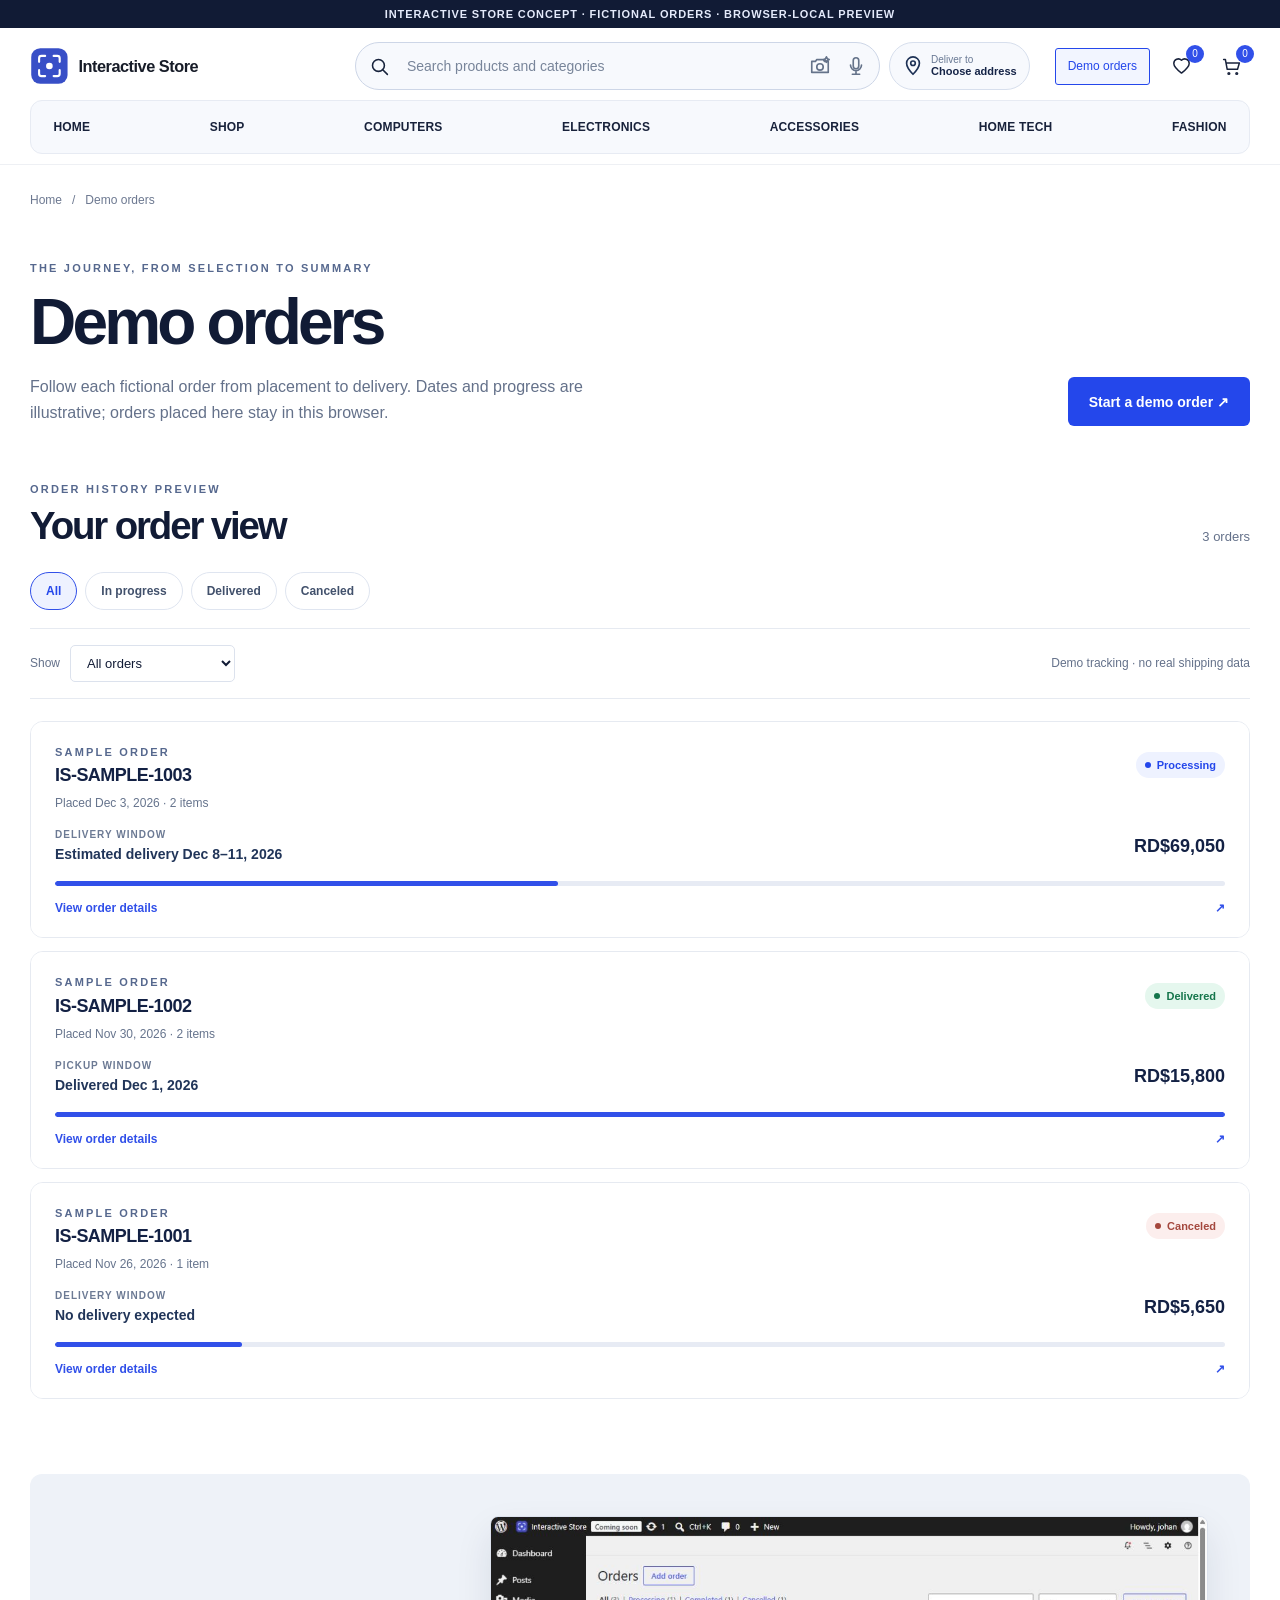
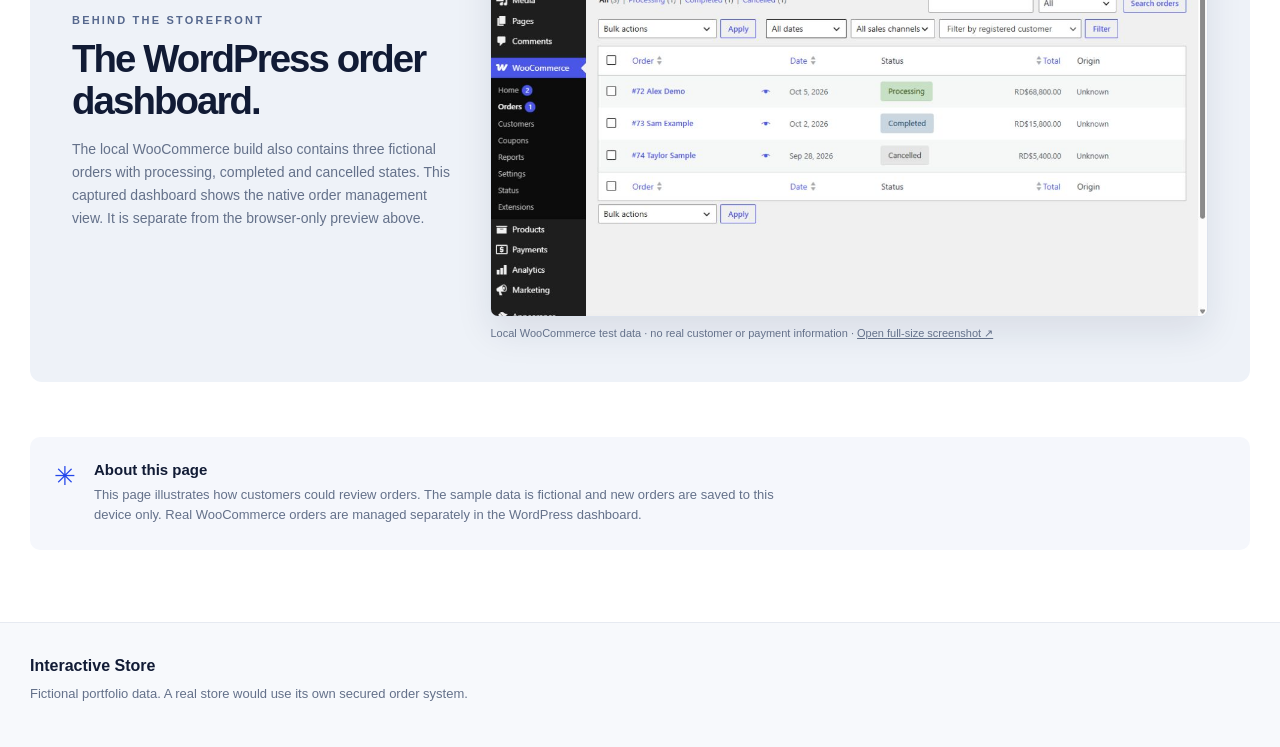
<file: orders.html>
<!doctype html>
<html lang="en"><head><meta charset="utf-8"><meta name="viewport" content="width=device-width, initial-scale=1"><meta name="description" content="View sample and browser-local demonstration orders for the Interactive Store portfolio preview."><title>Demo orders — Interactive Store</title><link rel="icon" type="image/svg+xml" href="assets/interactive-store-mark.svg"><link rel="stylesheet" href="preview.css?v=20261022h"><link rel="stylesheet" href="preview-pages.css?v=20261022f"><script src="preview.js?v=20261022l" defer></script></head>
<body data-page="orders"><a class="preview-skip" href="#main">Skip to content</a><div class="demo-bar">Interactive Store concept · Fictional orders · Browser-local preview</div>
<header class="preview-header"><div class="preview-header__inner is-home-container"><a class="preview-brand" href="index.html" aria-label="Interactive Store home"><img src="assets/interactive-store-logo.svg" width="231" height="40" alt="Interactive Store"></a><nav class="preview-nav" aria-label="Main navigation"><a href="index.html">Home</a><a href="shop.html">Shop</a><a href="wishlist.html">Wishlist <span class="wish-count">0</span></a><a href="orders.html" aria-current="page">Demo orders</a><a class="nav-bag" href="bag.html">Bag <span class="bag-count">0</span></a></nav><a class="preview-header__cta" href="bag.html">Demo bag <span class="bag-count">0</span></a></div></header>
<main id="main" class="store-main store-container"><nav class="store-breadcrumb" aria-label="Breadcrumb"><a href="index.html">Home</a><span>/</span><span>Demo orders</span></nav><div class="orders-hero"><div><p class="store-eyebrow">The journey, from selection to summary</p><h1>Demo orders</h1><p>Follow each fictional order from placement to delivery. Dates and progress are illustrative; orders placed here stay in this browser.</p></div><a class="store-button" href="shop.html">Start a demo order ↗</a></div><section aria-labelledby="orders-title"><div class="store-catalog__top"><div><p class="store-eyebrow">Order history preview</p><h2 id="orders-title">Your order view</h2></div><p id="orders-count" role="status" aria-live="polite"></p></div><div class="orders-status-tabs" role="group" aria-label="Filter by order status"><button type="button" data-status="all" aria-pressed="true">All</button><button type="button" data-status="active" aria-pressed="false">In progress</button><button type="button" data-status="delivered" aria-pressed="false">Delivered</button><button type="button" data-status="canceled" aria-pressed="false">Canceled</button></div><div class="orders-toolbar"><label>Show <select id="orders-filter"><option value="all">All orders</option><option value="mine">Orders I placed here</option><option value="sample">Sample data only</option></select></label><span>Demo tracking · no real shipping data</span></div><div id="orders-list" class="orders-list"></div><p id="orders-empty" class="store-empty" hidden>No orders match this view. Try another status or place a demo order.</p></section><section class="orders-admin-proof" aria-labelledby="orders-admin-title"><div><p class="store-eyebrow">Behind the storefront</p><h2 id="orders-admin-title">The WordPress order dashboard.</h2><p>The local WooCommerce build also contains three fictional orders with processing, completed and cancelled states. This captured dashboard shows the native order management view. It is separate from the browser-only preview above.</p></div><figure><a href="portfolio/woocommerce-demo-orders-admin.jpg" target="_blank" rel="noopener"><img src="portfolio/woocommerce-demo-orders-admin.jpg" width="1208" height="672" loading="lazy" alt="WooCommerce Orders dashboard showing three fictional sample orders in processing, completed and cancelled states"></a><figcaption>Local WooCommerce test data · no real customer or payment information · <a href="portfolio/woocommerce-demo-orders-admin.jpg" target="_blank" rel="noopener">Open full-size screenshot ↗</a></figcaption></figure></section><aside class="store-note orders-note"><span class="store-note__icon" aria-hidden="true">✳</span><div><strong>About this page</strong><p>This page illustrates how customers could review orders. The sample data is fictional and new orders are saved to this device only. Real WooCommerce orders are managed separately in the WordPress dashboard.</p></div></aside></main>
<footer class="preview-footer"><div class="is-home-container"><strong>Interactive Store</strong><p>Fictional portfolio data. A real store would use its own secured order system.</p></div></footer></body></html>
</file>
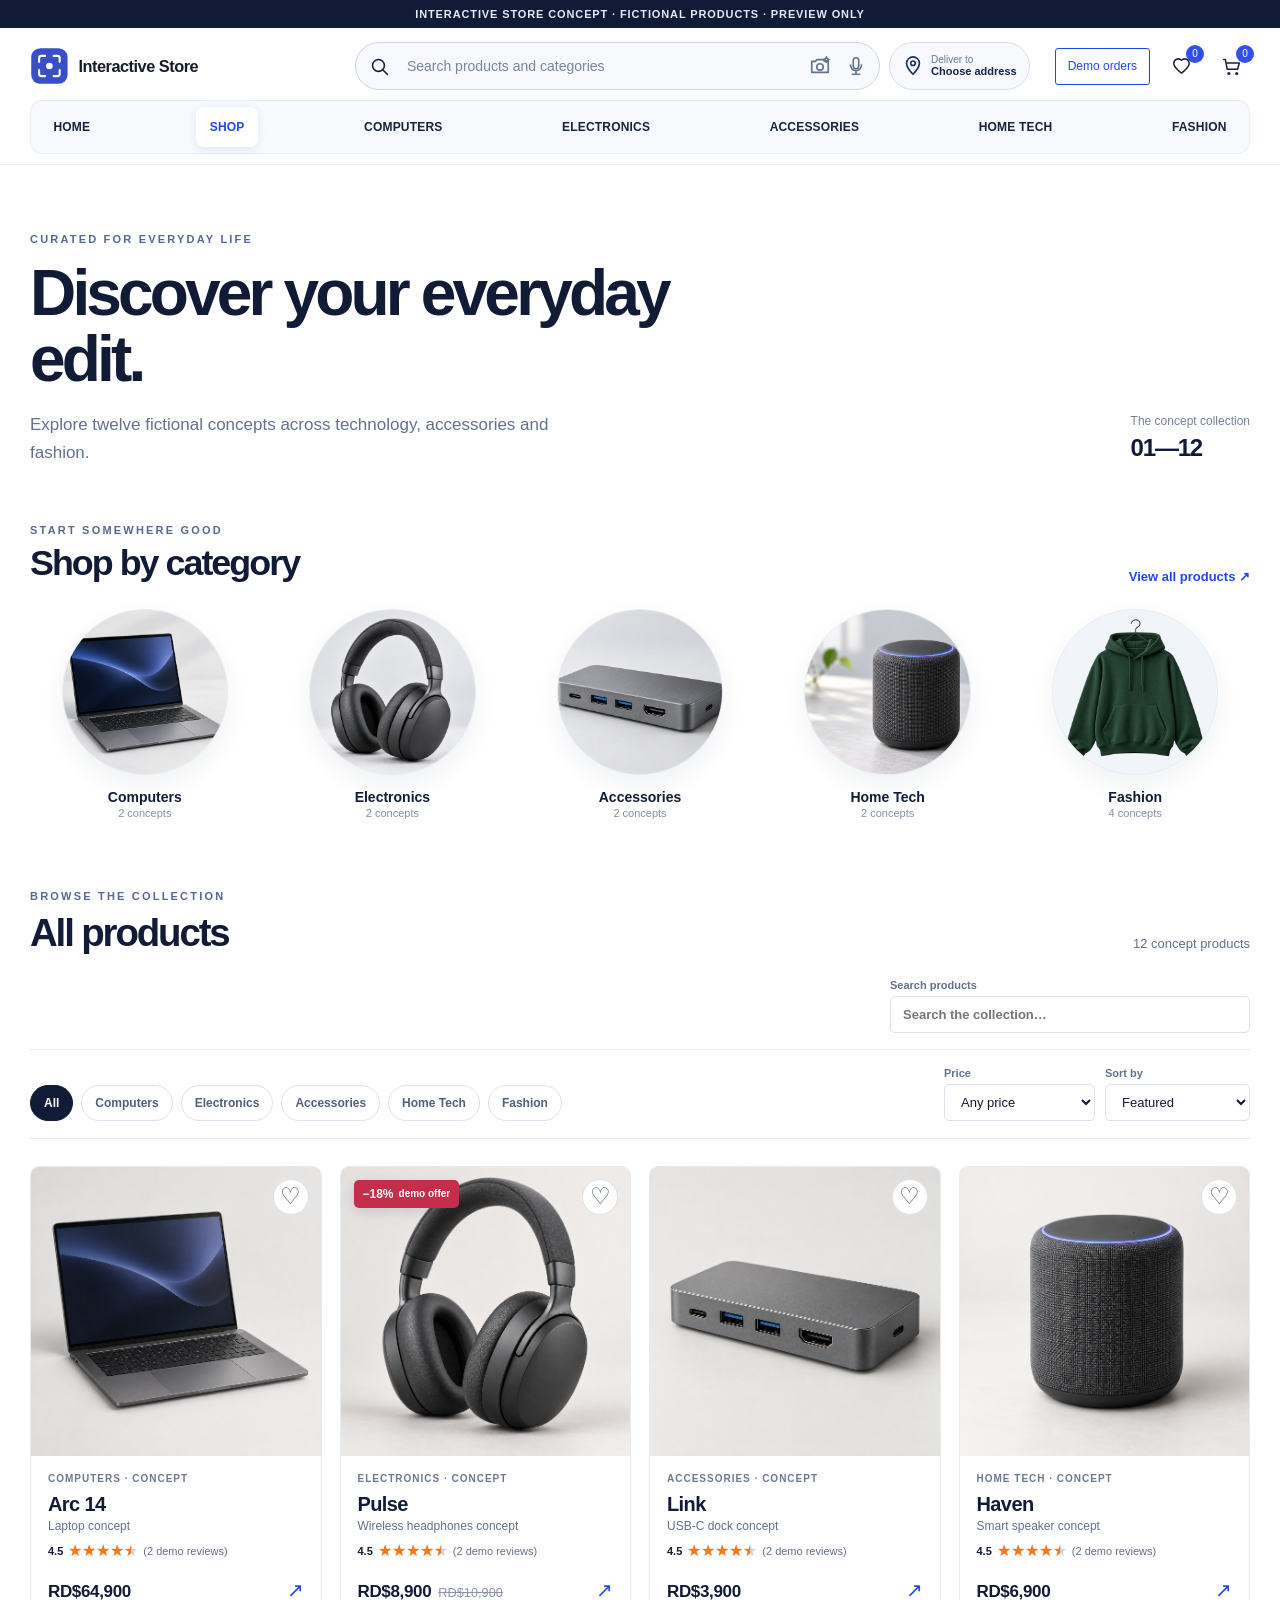
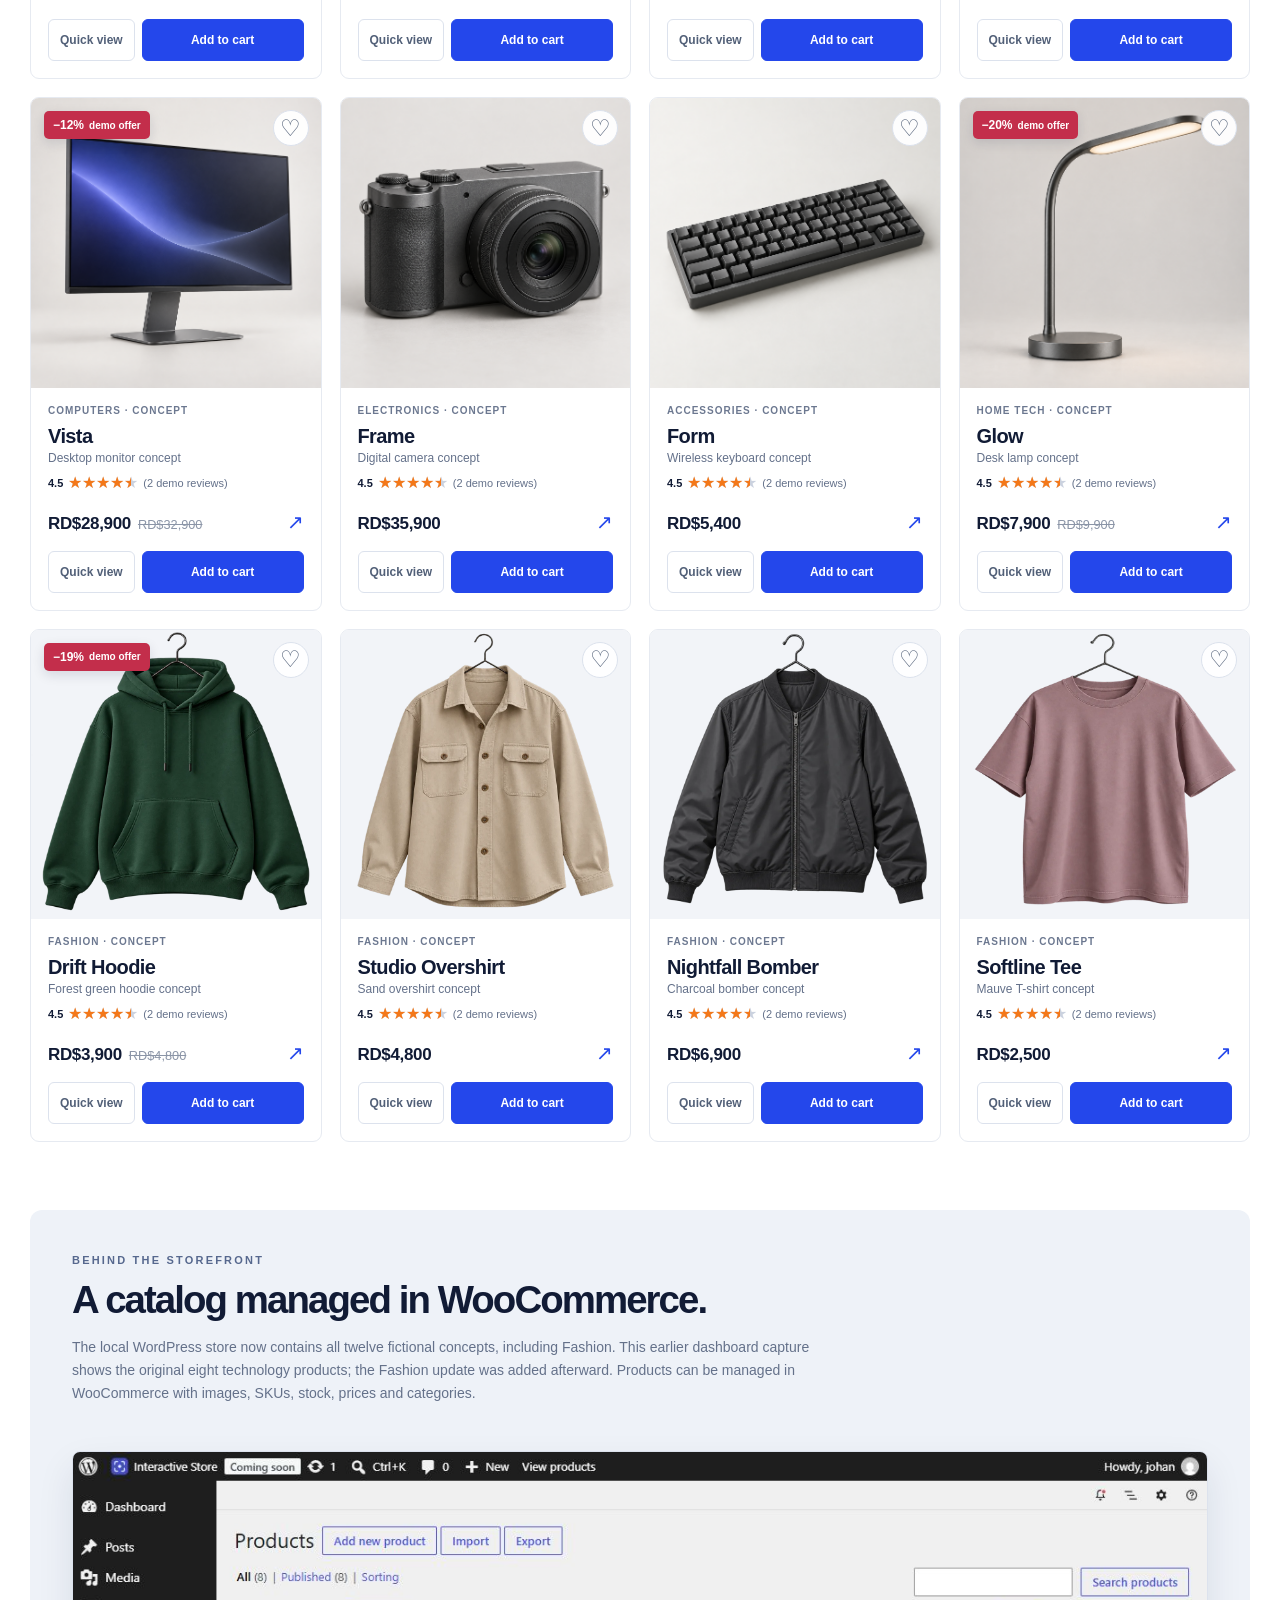
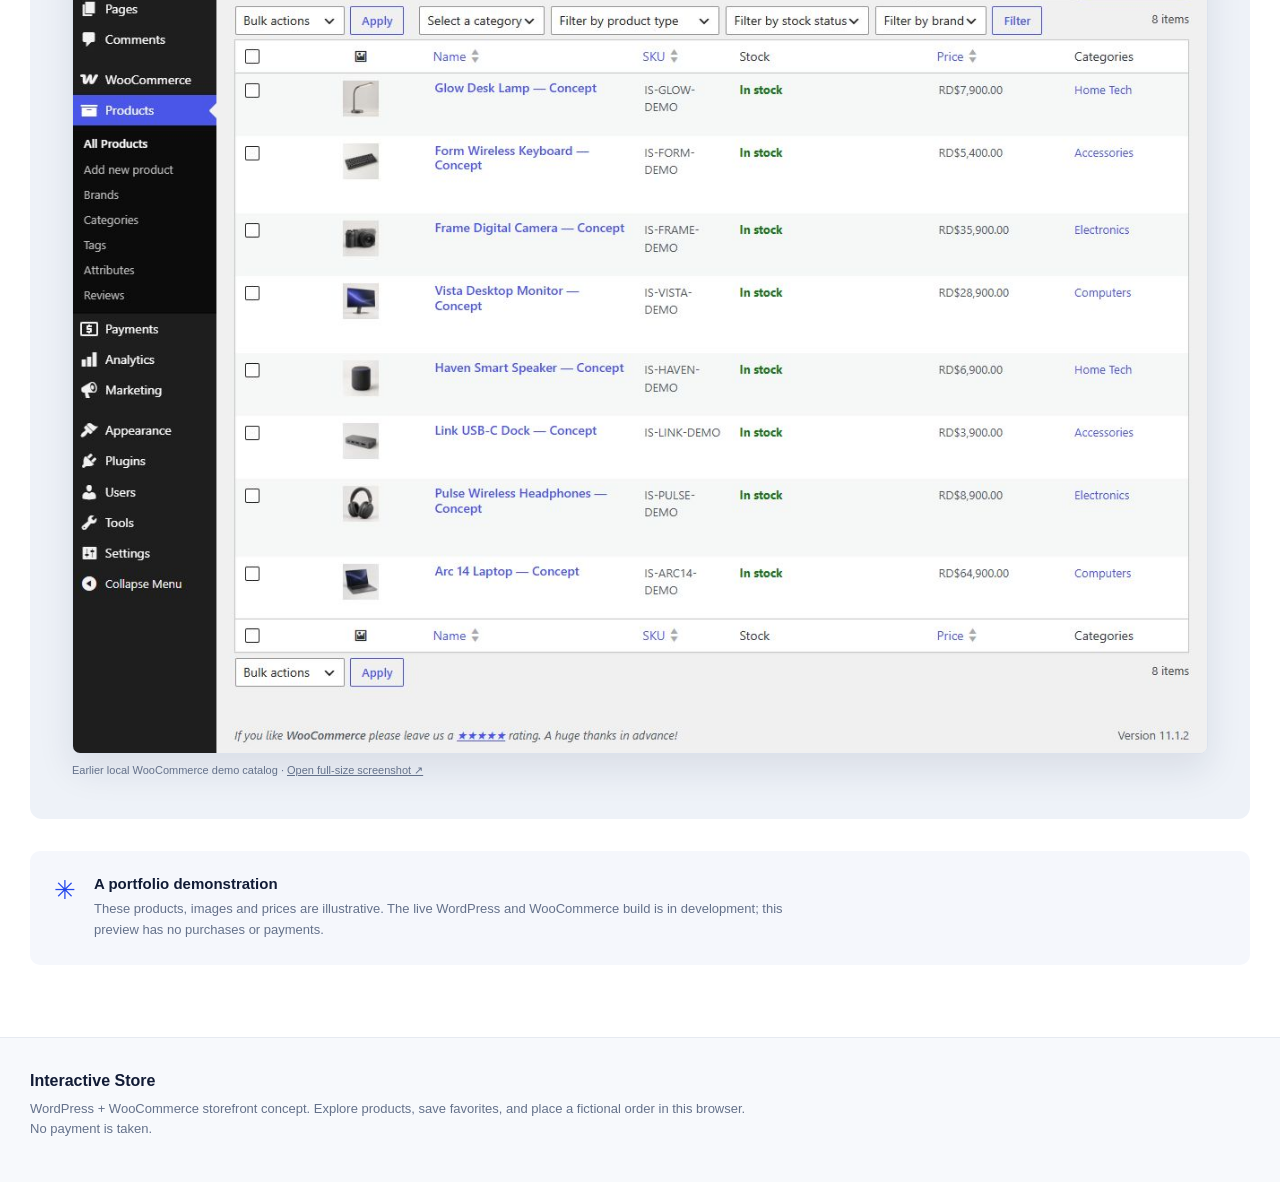
<file: product.html>
<!doctype html>
<html lang="en">
<head>
  <meta charset="utf-8">
  <meta name="viewport" content="width=device-width, initial-scale=1">
  <meta name="description" content="Explore a fictional technology or fashion product in the Interactive Store concept collection.">
  <title>Product — Interactive Store</title>
  <link rel="icon" type="image/svg+xml" href="assets/interactive-store-mark.svg">
  <link rel="stylesheet" href="preview.css?v=20261022h">
  <link rel="stylesheet" href="preview-pages.css?v=20261022f">
  <script src="preview.js?v=20261022l" defer></script>
</head>
<body data-page="product">
  <a class="preview-skip" href="#main">Skip to content</a>
  <div class="demo-bar">Interactive Store concept · Fictional products · Preview only</div>
  <header class="preview-header"><div class="preview-header__inner is-home-container"><a class="preview-brand" href="index.html" aria-label="Interactive Store home"><img src="assets/interactive-store-logo.svg" width="231" height="40" alt="Interactive Store"></a><nav class="preview-nav" aria-label="Main navigation"><a href="index.html">Home</a><a href="shop.html" aria-current="page">Shop</a><a href="index.html#categories">Categories</a><a href="wishlist.html">Wishlist <span class="wish-count">0</span></a><a href="orders.html">Demo orders</a><a class="nav-bag" href="bag.html">Bag <span class="bag-count">0</span></a></nav><a class="preview-header__cta" href="bag.html">Demo bag <span class="bag-count" aria-label="items in bag">0</span></a></div></header>
  <main id="main" class="store-main store-container">
    <nav class="store-breadcrumb" aria-label="Breadcrumb"><a href="index.html">Home</a><span>/</span><a href="shop.html">Shop</a><span>/</span><span id="breadcrumb-product">Product</span></nav>
    <section class="product-layout" aria-labelledby="product-title">
      <div class="product-gallery"><div class="product-media"><button id="product-zoom-open" class="product-media__zoom" type="button" aria-label="Enlarge product image">Enlarge image ↗</button><img id="product-image" src="assets/arc-14-laptop-concept.jpg" alt="" width="1024" height="1024" fetchpriority="high"><span id="product-image-count">Concept product · 01 / 01</span></div><div id="product-thumbnails" class="product-thumbnails" aria-label="Product image gallery"></div><p class="gallery-note">Fictional product imagery. Select a thumbnail or enlarge the image to inspect it.</p></div>
      <div class="product-info"><p id="product-category" class="store-eyebrow"></p><h1 id="product-title"></h1><p id="product-subtitle" class="product-subtitle"></p><div id="product-rating"></div><p id="product-price" class="product-price"></p><p id="product-sale-note" class="product-sale-note" hidden><strong id="product-sale-percent"></strong> Illustrative demo offer · No real purchase</p><p id="product-description" class="product-description"></p><div class="product-divider"></div><div class="product-actions"><label for="product-quantity">Quantity <input id="product-quantity" type="number" min="1" max="9" value="1" inputmode="numeric"></label><button id="add-to-bag" class="store-button" type="button">Add to cart</button><button id="product-wish" class="product-wish" type="button" aria-label="Save to wishlist">♡</button></div><p id="product-feedback" class="product-feedback" role="status" aria-live="polite"></p><a id="product-3d" class="product-3d-link" href="#arc-3d" hidden>Explore a laptop in 3D ↓</a><div class="product-facts"><div><strong>Category</strong><span id="product-category-fact"></span></div><div><strong>Concept collection</strong><span>Imagery and prices are illustrative.</span></div><div><strong>Preview only</strong><span>Orders here are fictional and no payment is taken.</span></div></div></div>
    </section>
    <dialog id="product-zoom" class="product-zoom"><button id="product-zoom-close" type="button" aria-label="Close enlarged image">Close ×</button><img id="product-zoom-image" src="assets/arc-14-laptop-concept.jpg" alt="" width="1024" height="1024"></dialog>
    <section id="product-details" class="product-detail-sections" hidden><div class="product-detail-heading"><p class="store-eyebrow">The concept, up close</p><h2>Thoughtful details for the everyday.</h2><p>Arc 14 is a fictional portfolio product. The attributes below describe its visual concept and intended use; they are not manufacturer specifications.</p></div><div class="product-detail-grid"><div><span>01</span><h3>Graphite finish</h3><p>An understated look that fits a focused workspace.</p></div><div><span>02</span><h3>Portable form</h3><p>A laptop concept designed around moving between spaces.</p></div><div><span>03</span><h3>What is shown</h3><p>One Arc 14 laptop concept. Other accessories in lifestyle imagery are illustrative and are not included.</p></div></div></section>
    <section id="arc-3d" class="product-3d-section" aria-labelledby="arc-3d-title" hidden><div class="product-3d-head"><div><p class="store-eyebrow">Interactive preview</p><h2 id="arc-3d-title">Explore a laptop in 3D.</h2><p>This viewer uses a separate demonstration model. It illustrates the interaction and does not depict the exact Arc 14 concept or its specifications.</p></div><button id="load-product-3d" class="store-button" type="button">Load 3D viewer ↗</button></div><div id="product-3d-frame" class="product-3d-frame" aria-live="polite"><p>Load the viewer when you are ready to rotate and inspect the demo model.</p></div></section>
    <section id="product-comparison" class="product-comparison" hidden><div class="store-catalog__top"><div><p class="store-eyebrow">Find your setup</p><h2>Compare by use.</h2></div><a href="shop.html?category=computers">Explore computers ↗</a></div><div class="comparison-grid"><a href="product.html?item=arc-14" aria-current="page"><span>PORTABLE WORK</span><strong>Arc 14</strong><p>Move your workspace with you.</p><b>RD$64,900</b></a><a href="product.html?item=vista"><span>DESK FOCUS</span><strong>Vista</strong><p>Give your desktop more room.</p><b>RD$28,900</b></a><a href="product.html?item=link"><span>DESK CONNECTION</span><strong>Link</strong><p>Bring essential connections together.</p><b>RD$3,900</b></a></div><p class="comparison-note">These are fictional use cases and illustrative prices, not technical performance comparisons.</p></section>
    <section class="product-story"><div><p class="store-eyebrow">A closer look</p><h2 id="story-title"></h2></div><p id="story-description"></p></section>
    <section id="product-reviews" class="product-reviews" aria-labelledby="reviews-title"><div class="product-reviews__heading"><div><p class="store-eyebrow">Concept feedback</p><h2 id="reviews-title">Ratings & reviews</h2><p>These example reviews are fictional. A review you add is saved only in this browser.</p></div><div id="reviews-summary" class="reviews-summary"></div></div><div class="product-reviews__layout"><div id="product-review-list" class="review-list"></div><form id="product-review-form" class="review-form"><h3>Try leaving a review</h3><p>Preview how a customer review would appear. It is not submitted to WordPress or shared with others.</p><fieldset><legend>Your rating</legend><div class="review-rating-choices"><label><input type="radio" name="rating" value="1" required aria-label="1 star"><span aria-hidden="true">★</span></label><label><input type="radio" name="rating" value="2" aria-label="2 stars"><span aria-hidden="true">★</span></label><label><input type="radio" name="rating" value="3" aria-label="3 stars"><span aria-hidden="true">★</span></label><label><input type="radio" name="rating" value="4" aria-label="4 stars"><span aria-hidden="true">★</span></label><label><input type="radio" name="rating" value="5" aria-label="5 stars"><span aria-hidden="true">★</span></label></div></fieldset><label for="review-name">Name</label><input id="review-name" name="name" type="text" maxlength="40" placeholder="Your name" required><label for="review-comment">Your review</label><textarea id="review-comment" name="comment" rows="4" minlength="10" maxlength="300" placeholder="What do you think of this concept?" required></textarea><button class="store-button" type="submit">Post demo review</button><p id="review-feedback" class="review-feedback" role="status" aria-live="polite"></p></form></div></section>
    <section class="related-products"><div class="store-catalog__top"><div><p class="store-eyebrow">Keep exploring</p><h2>More from the collection</h2></div><a href="shop.html">View all products ↗</a></div><div id="related-grid" class="store-grid"></div></section>
  </main>
  <footer class="preview-footer"><div class="is-home-container"><strong>Interactive Store</strong><p>Fictional technology and fashion concepts for a WordPress + WooCommerce portfolio preview. The checkout creates browser-local demo orders only.</p></div></footer>
</body>
</html>
</file>
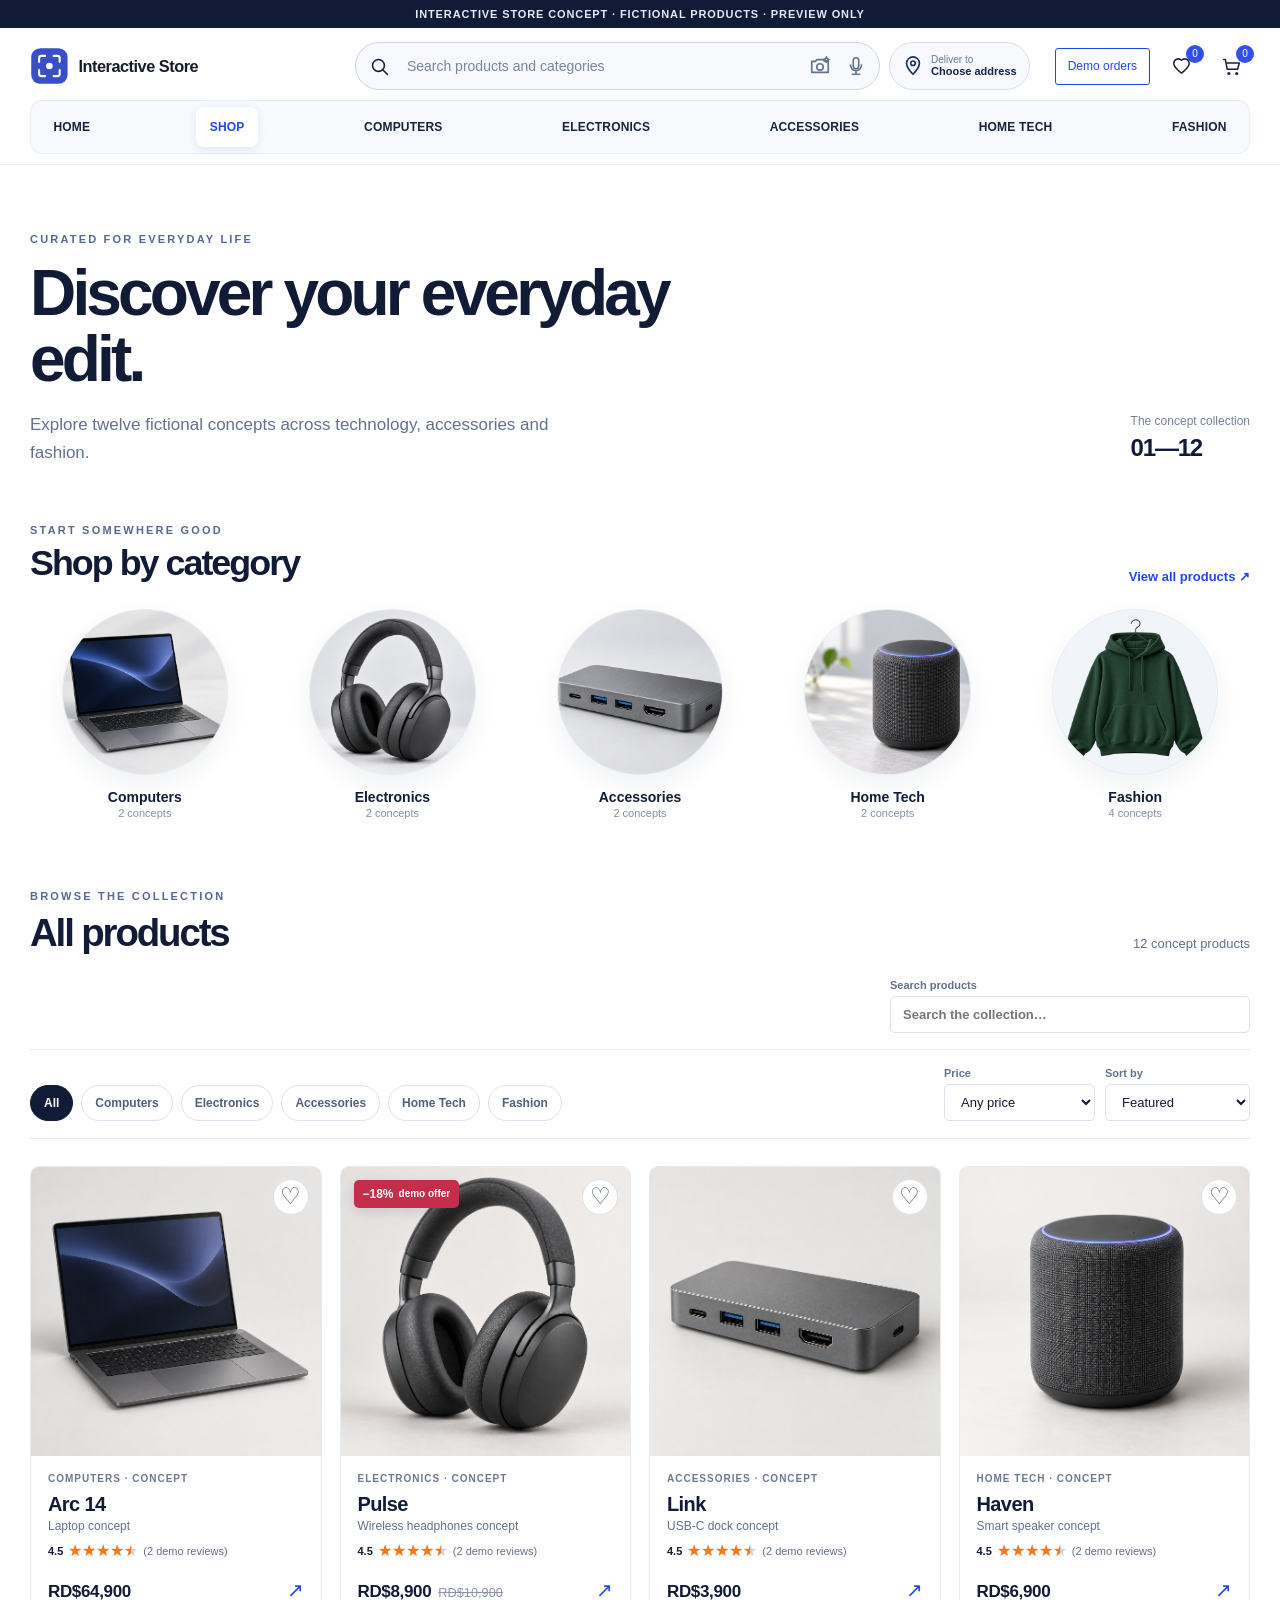
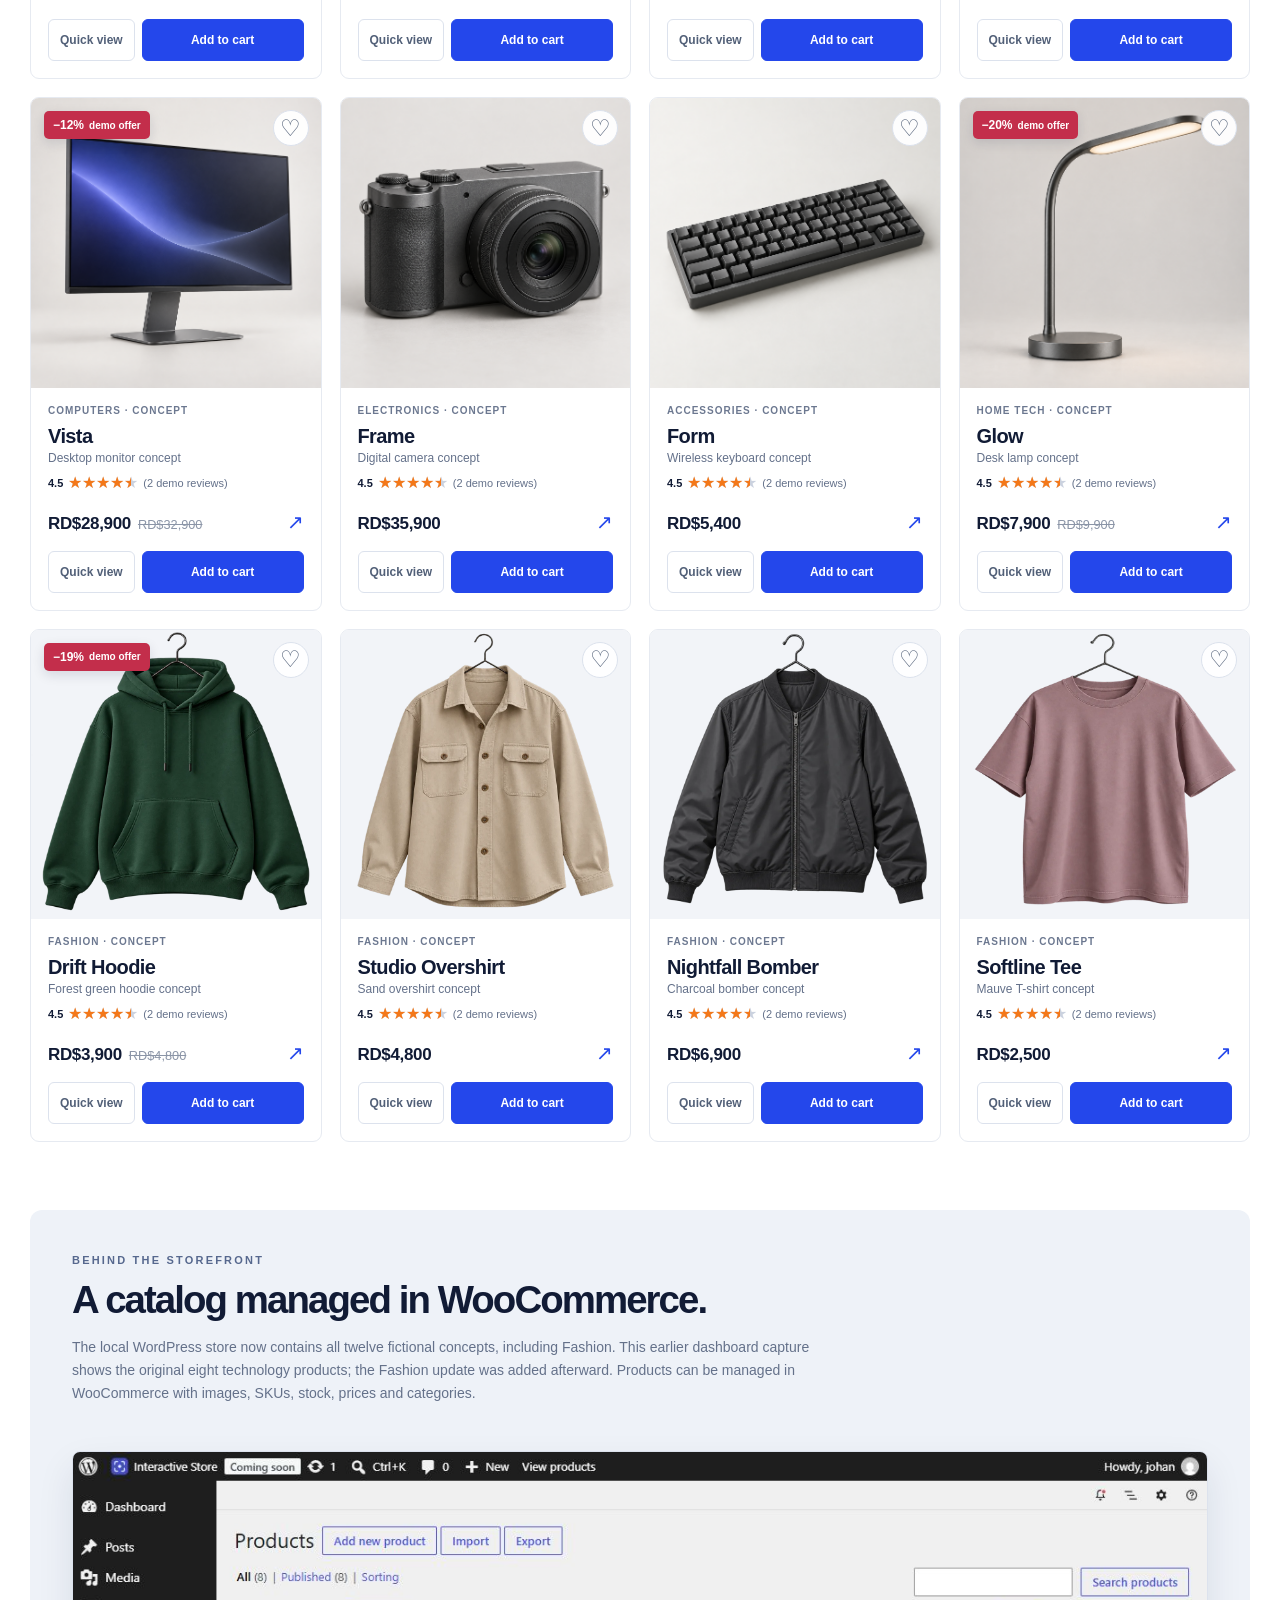
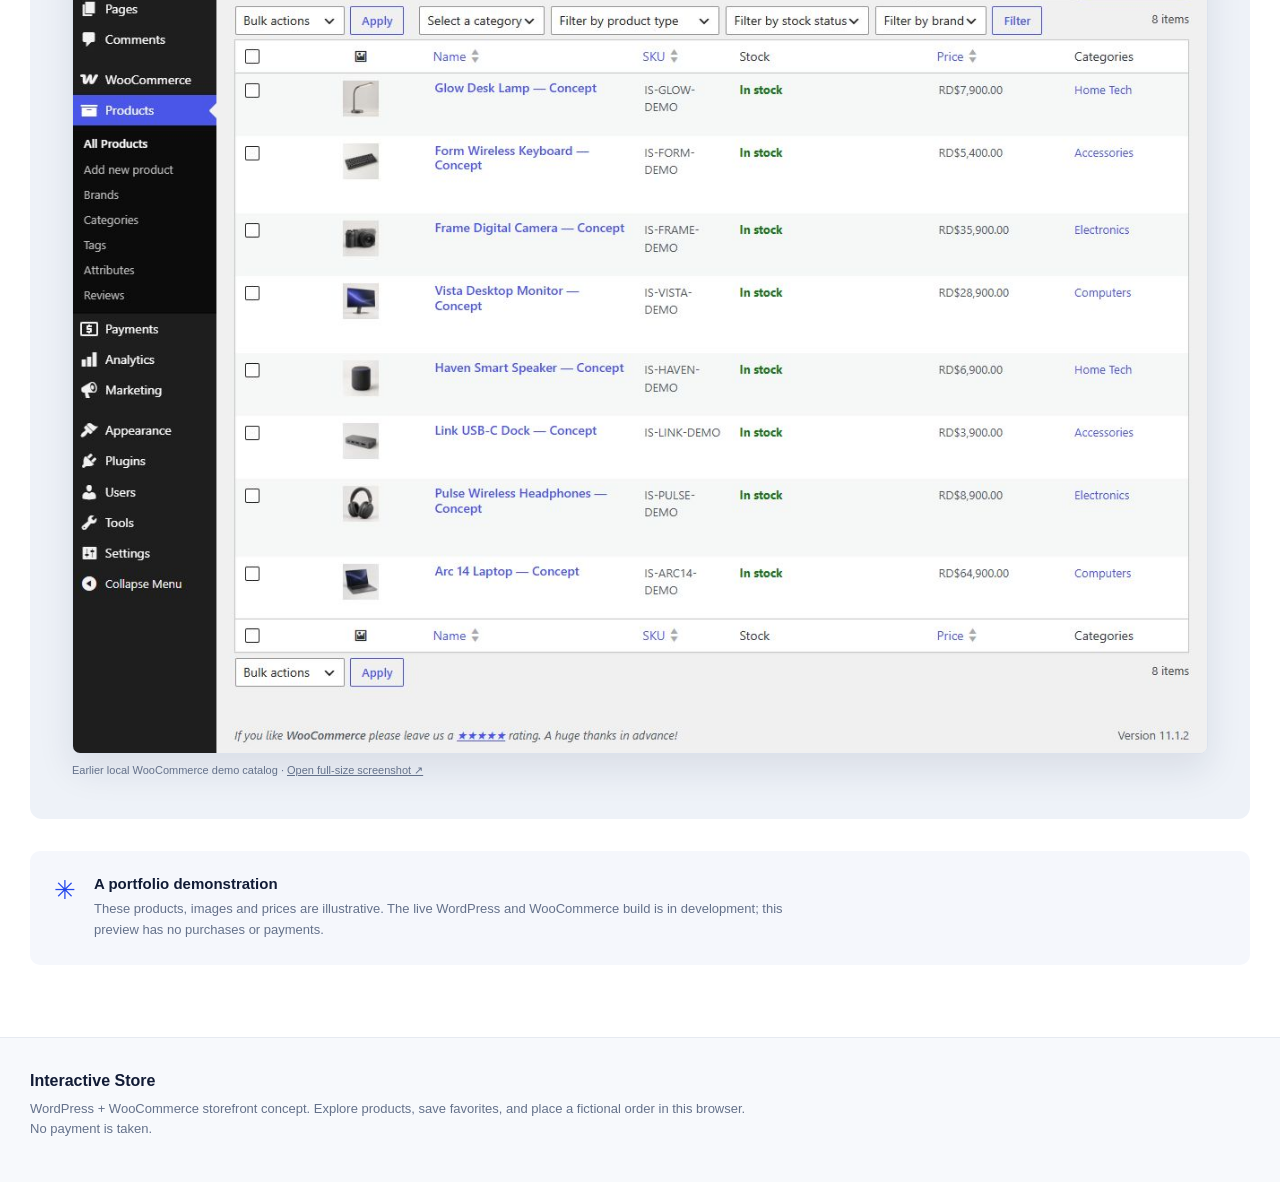
<file: shop.html>
<!doctype html>
<html lang="en">
<head>
  <meta charset="utf-8">
  <meta name="viewport" content="width=device-width, initial-scale=1">
  <meta name="description" content="Browse Interactive Store's fictional technology and fashion collection, with product details and a demo checkout.">
  <title>Shop — Interactive Store</title>
  <link rel="icon" type="image/svg+xml" href="assets/interactive-store-mark.svg">
  <link rel="stylesheet" href="preview.css?v=20261022h">
  <link rel="stylesheet" href="preview-pages.css?v=20261022f">
  <script src="preview.js?v=20261022l" defer></script>
</head>
<body data-page="shop">
  <a class="preview-skip" href="#main">Skip to content</a>
  <div class="demo-bar">Interactive Store concept · Fictional products · Preview only</div>
  <header class="preview-header">
    <div class="preview-header__inner is-home-container">
      <a class="preview-brand" href="index.html" aria-label="Interactive Store home"><img src="assets/interactive-store-logo.svg" width="231" height="40" alt="Interactive Store"></a>
      <nav class="preview-nav" aria-label="Main navigation"><a href="index.html">Home</a><a href="shop.html" aria-current="page">Shop</a><a href="index.html#categories">Categories</a><a href="wishlist.html">Wishlist <span class="wish-count">0</span></a><a href="orders.html">Demo orders</a><a class="nav-bag" href="bag.html">Bag <span class="bag-count">0</span></a></nav>
      <a class="preview-header__cta" href="bag.html">Demo bag <span class="bag-count" aria-label="items in bag">0</span></a>
    </div>
  </header>
  <main id="main" class="store-main">
    <section class="store-intro store-container">
      <div><p class="store-eyebrow">Curated for everyday life</p><h1>Discover your everyday edit.</h1><p>Explore twelve fictional concepts across technology, accessories and fashion.</p></div>
      <span class="store-collection-mark">The concept collection <strong>01—12</strong></span>
    </section>
    <section class="shop-categories store-container" aria-labelledby="shop-categories-title">
      <div class="shop-categories__heading"><div><p class="store-eyebrow">Start somewhere good</p><h2 id="shop-categories-title">Shop by category</h2></div><a href="shop.html#catalog-title">View all products <span aria-hidden="true">↗</span></a></div>
      <div class="shop-categories__grid">
        <a class="shop-category" data-category="computers" href="shop.html?category=computers"><span class="shop-category__media"><img src="assets/category-computers-wide.png" width="1024" height="640" alt="Graphite laptop on a bright desk" loading="lazy"></span><span class="shop-category__footer"><strong>Computers</strong><small>2 concepts</small></span></a>
        <a class="shop-category" data-category="electronics" href="shop.html?category=electronics"><span class="shop-category__media"><img src="assets/category-electronics-wide.png" width="1024" height="640" alt="Black wireless headphones" loading="lazy"></span><span class="shop-category__footer"><strong>Electronics</strong><small>2 concepts</small></span></a>
        <a class="shop-category" data-category="accessories" href="shop.html?category=accessories"><span class="shop-category__media"><img src="assets/category-accessories-wide.png" width="1024" height="640" alt="Graphite USB-C dock" loading="lazy"></span><span class="shop-category__footer"><strong>Accessories</strong><small>2 concepts</small></span></a>
        <a class="shop-category" data-category="home-tech" href="shop.html?category=home-tech"><span class="shop-category__media"><img src="assets/category-home-tech-wide.png" width="1024" height="640" alt="Charcoal fabric smart speaker" loading="lazy"></span><span class="shop-category__footer"><strong>Home Tech</strong><small>2 concepts</small></span></a>
        <a class="shop-category" data-category="fashion" href="shop.html?category=fashion"><span class="shop-category__media shop-category__media--fashion"><img src="assets/forest-hoodie-concept.webp" width="900" height="900" alt="Forest green hoodie concept" loading="lazy"></span><span class="shop-category__footer"><strong>Fashion</strong><small>4 concepts</small></span></a>
      </div>
    </section>
    <section class="store-catalog store-container" aria-labelledby="catalog-title">
      <div class="store-catalog__top"><div><p class="store-eyebrow">Browse the collection</p><h2 id="catalog-title">All products</h2></div><p id="result-count" role="status" aria-live="polite"></p></div>
      <div class="store-search-row"><label class="store-search"><span>Search products</span><input id="catalog-search" type="search" placeholder="Search the collection…" autocomplete="off"></label><button id="mobile-filter-open" class="mobile-filter-open" type="button" aria-controls="catalog-controls" aria-expanded="false">Filter &amp; sort <span id="mobile-filter-count">0</span></button></div>
      <div id="mobile-filter-backdrop" class="mobile-filter-backdrop" hidden></div>
      <div id="catalog-controls" class="store-controls"><div class="mobile-filter-head"><div><span class="store-eyebrow">Find your fit</span><h3>Filter &amp; sort</h3></div><button id="mobile-filter-close" type="button" aria-label="Close filters">×</button></div><div class="store-filters" role="group" aria-label="Filter by category"><button class="filter-chip is-active" type="button" data-category="all" aria-pressed="true">All</button><button class="filter-chip" type="button" data-category="computers" aria-pressed="false">Computers</button><button class="filter-chip" type="button" data-category="electronics" aria-pressed="false">Electronics</button><button class="filter-chip" type="button" data-category="accessories" aria-pressed="false">Accessories</button><button class="filter-chip" type="button" data-category="home-tech" aria-pressed="false">Home Tech</button><button class="filter-chip" type="button" data-category="fashion" aria-pressed="false">Fashion</button></div><div class="store-control-fields"><label class="store-search"><span>Price</span><select id="catalog-price"><option value="">Any price</option><option value="8000">Under RD$8,000</option><option value="30000">Under RD$30,000</option><option value="40000">Under RD$40,000</option></select></label><label class="store-search"><span>Sort by</span><select id="catalog-sort"><option value="featured">Featured</option><option value="price-low">Price: low to high</option><option value="price-high">Price: high to low</option><option value="name">Name A–Z</option></select></label></div><div class="mobile-filter-actions"><button id="mobile-filter-clear" type="button">Clear filters</button><button id="mobile-filter-apply" class="store-button" type="button">Show 12 products</button></div></div>
      <div id="applied-filters" class="applied-filters" aria-label="Applied filters"></div>
      <div id="catalog-grid" class="store-grid"></div>
      <p id="catalog-empty" class="store-empty" hidden>No products match your search. Try another term, price or category.</p>
    </section>
    <section id="recently-viewed" class="recently-viewed store-container" aria-labelledby="recent-title" hidden><div class="store-catalog__top"><div><p class="store-eyebrow">Pick up where you left off</p><h2 id="recent-title">Recently viewed</h2></div><a href="shop.html">Explore all products ↗</a></div><div id="recent-grid" class="store-grid"></div><p>Saved only in this browser for this portfolio demo.</p></section>
    <section class="shop-admin-proof store-container" aria-labelledby="shop-admin-title"><div><p class="store-eyebrow">Behind the storefront</p><h2 id="shop-admin-title">A catalog managed in WooCommerce.</h2><p>The local WordPress store now contains all twelve fictional concepts, including Fashion. This earlier dashboard capture shows the original eight technology products; the Fashion update was added afterward. Products can be managed in WooCommerce with images, SKUs, stock, prices and categories.</p></div><figure><a href="portfolio/woocommerce-products-admin-shop.jpg" target="_blank" rel="noopener"><img src="portfolio/woocommerce-products-admin-shop.jpg" width="1265" height="1005" loading="lazy" alt="Earlier WooCommerce Products dashboard listing eight technology demo products with images, SKUs, stock, prices and categories"></a><figcaption>Earlier local WooCommerce demo catalog · <a href="portfolio/woocommerce-products-admin-shop.jpg" target="_blank" rel="noopener">Open full-size screenshot ↗</a></figcaption></figure></section>
    <aside class="store-note store-container"><span class="store-note__icon" aria-hidden="true">✳</span><div><strong>A portfolio demonstration</strong><p>These products, images and prices are illustrative. The live WordPress and WooCommerce build is in development; this preview has no purchases or payments.</p></div></aside>
  </main>
  <footer class="preview-footer"><div class="is-home-container"><strong>Interactive Store</strong><p>WordPress + WooCommerce storefront concept. Explore products, save favorites, and place a fictional order in this browser. No payment is taken.</p></div></footer>
</body>
</html>
</file>
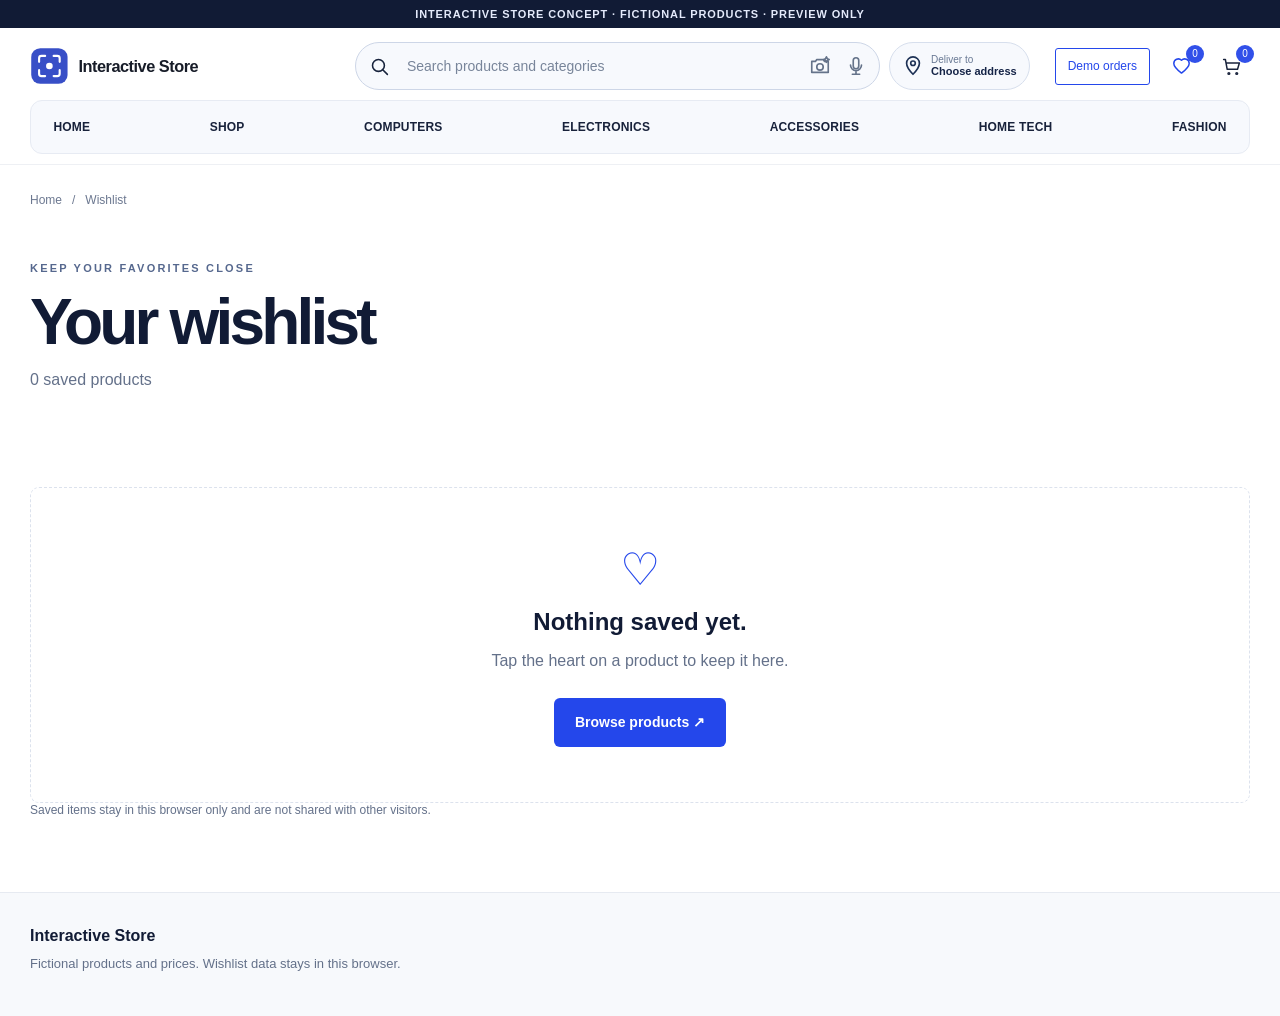
<file: wishlist.html>
<!doctype html>
<html lang="en"><head><meta charset="utf-8"><meta name="viewport" content="width=device-width, initial-scale=1"><meta name="description" content="Your saved fictional products in the Interactive Store portfolio preview."><title>Wishlist — Interactive Store</title><link rel="icon" type="image/svg+xml" href="assets/interactive-store-mark.svg"><link rel="stylesheet" href="preview.css?v=20261022h"><link rel="stylesheet" href="preview-pages.css?v=20261022f"><script src="preview.js?v=20261022l" defer></script></head>
<body data-page="wishlist"><a class="preview-skip" href="#main">Skip to content</a><div class="demo-bar">Interactive Store concept · Fictional products · Preview only</div>
<header class="preview-header"><div class="preview-header__inner is-home-container"><a class="preview-brand" href="index.html" aria-label="Interactive Store home"><img src="assets/interactive-store-logo.svg" width="231" height="40" alt="Interactive Store"></a><nav class="preview-nav" aria-label="Main navigation"><a href="index.html">Home</a><a href="shop.html">Shop</a><a href="index.html#categories">Categories</a><a href="wishlist.html" aria-current="page">Wishlist <span class="wish-count">0</span></a><a href="orders.html">Demo orders</a><a class="nav-bag" href="bag.html">Bag <span class="bag-count">0</span></a></nav><a class="preview-header__cta" href="bag.html">Demo bag <span class="bag-count">0</span></a></div></header>
<main id="main" class="store-main store-container"><nav class="store-breadcrumb" aria-label="Breadcrumb"><a href="index.html">Home</a><span>/</span><span>Wishlist</span></nav><div class="bag-heading"><p class="store-eyebrow">Keep your favorites close</p><h1>Your wishlist</h1><p id="wishlist-count" role="status" aria-live="polite"></p></div><div id="wishlist-grid" class="store-grid saved-grid"></div><div id="wishlist-empty" class="bag-empty" hidden><span aria-hidden="true">♡</span><h2>Nothing saved yet.</h2><p>Tap the heart on a product to keep it here.</p><a class="store-button" href="shop.html">Browse products ↗</a></div><p class="local-data-note">Saved items stay in this browser only and are not shared with other visitors.</p></main>
<footer class="preview-footer"><div class="is-home-container"><strong>Interactive Store</strong><p>Fictional products and prices. Wishlist data stays in this browser.</p></div></footer></body></html>
</file>
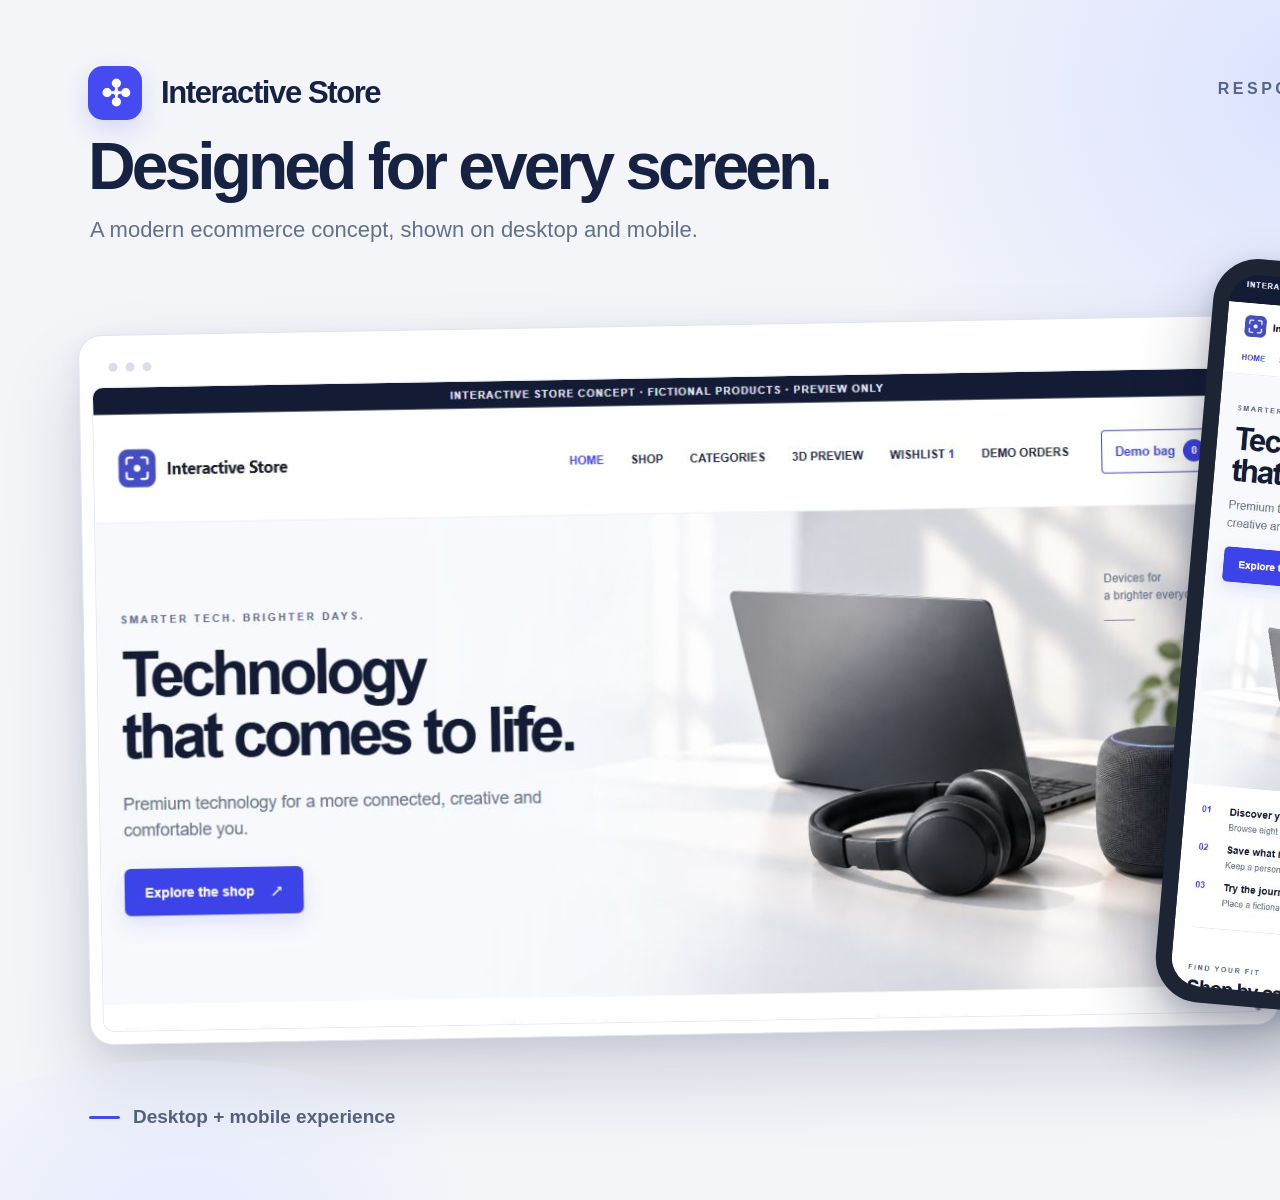
<file: portfolio/upwork-cover.html>
<!doctype html>
<html lang="en">
<head>
  <meta charset="utf-8">
  <meta name="viewport" content="width=device-width, initial-scale=1">
  <title>Interactive Store portfolio cover</title>
  <style>
    * { box-sizing: border-box; }
    html, body { margin: 0; width: 1600px; height: 1200px; overflow: hidden; }
    body { font-family: Arial, Helvetica, sans-serif; color: #172142; }
    .cover { position: relative; width: 1600px; height: 1200px; overflow: hidden; background: #f3f5f9; }
    .cover::before { content: ""; position: absolute; inset: -360px -150px auto auto; width: 900px; height: 900px; border-radius: 50%; background: radial-gradient(circle, #dce3ff 0, rgba(220,227,255,0) 72%); }
    .cover::after { content: ""; position: absolute; width: 700px; height: 400px; bottom: -260px; left: -170px; border-radius: 50%; background: radial-gradient(circle, #e5eaff 0, rgba(229,234,255,0) 72%); }
    .brand { position: absolute; z-index: 3; left: 88px; top: 66px; display: flex; align-items: center; gap: 19px; }
    .mark { width: 54px; height: 54px; border-radius: 15px; background: #454bf1; box-shadow: 0 10px 24px #454bf12b; display: grid; place-items: center; color: #fff; font-size: 35px; font-weight: 700; line-height: 1; }
    .brand-name { font-size: 31px; font-weight: 700; letter-spacing: -.045em; }
    .eyebrow { position: absolute; z-index: 3; top: 80px; right: 90px; font-size: 16px; font-weight: 700; letter-spacing: .22em; color: #566489; }
    h1 { position: absolute; z-index: 3; top: 132px; left: 88px; width: 820px; margin: 0; font-size: 66px; line-height: 1.05; letter-spacing: -.06em; }
    .subtitle { position: absolute; z-index: 3; top: 217px; left: 90px; margin: 0; font-size: 22px; color: #64708a; }
    .desktop { position: absolute; left: 84px; top: 325px; width: 1190px; height: 710px; padding: 12px; border: 1px solid #e1e5ee; border-radius: 23px; background: #fff; box-shadow: 0 40px 80px #17214229, 0 7px 22px #17214212; transform: rotate(-1deg); }
    .desktop-bar { height: 39px; display: flex; align-items: center; gap: 8px; padding: 0 17px; }
    .desktop-bar i { display: block; width: 9px; height: 9px; border-radius: 50%; background: #d9deea; }
    .desktop-screen { width: 100%; height: 645px; overflow: hidden; border: 1px solid #e6e9f1; border-radius: 11px; background: white; }
    .desktop-screen img { display: block; width: 100%; height: auto; }
    .phone { position: absolute; z-index: 4; left: 1184px; top: 267px; width: 300px; height: 746px; padding: 10px; overflow: hidden; border: 6px solid #1d2434; border-radius: 45px; background: #1d2434; box-shadow: 0 39px 70px #1018364d, 0 7px 20px #10183629; transform: rotate(5deg); }
    .phone-screen { position: relative; width: 100%; height: 100%; overflow: hidden; border-radius: 29px; background: white; }
    .phone-screen img { display: block; width: 100%; height: auto; }
    .phone-notch { position: absolute; z-index: 5; top: 16px; left: 50%; width: 88px; height: 18px; transform: translateX(-50%); border-radius: 0 0 15px 15px; background: #1d2434; }
    .caption { position: absolute; z-index: 3; bottom: 72px; left: 89px; display: flex; align-items: center; gap: 13px; color: #53617d; font-size: 19px; font-weight: 600; }
    .caption::before { content: ""; display: block; width: 31px; height: 3px; border-radius: 3px; background: #454bf1; }
  </style>
</head>
<body>
  <main class="cover" aria-label="Interactive Store desktop and mobile portfolio cover">
    <div class="brand"><span class="mark" aria-hidden="true">✣</span><span class="brand-name">Interactive Store</span></div>
    <div class="eyebrow">RESPONSIVE STOREFRONT</div>
    <h1>Designed for every screen.</h1>
    <p class="subtitle">A modern ecommerce concept, shown on desktop and mobile.</p>
    <div class="desktop"><div class="desktop-bar"><i></i><i></i><i></i></div><div class="desktop-screen"><img src="../assets/upwork-desktop-capture.jpg" alt="Desktop storefront screenshot"></div></div>
    <div class="phone"><div class="phone-screen"><img src="../assets/upwork-mobile-capture.jpg" alt="Mobile storefront screenshot"></div><span class="phone-notch" aria-hidden="true"></span></div>
    <div class="caption">Desktop + mobile experience</div>
  </main>
</body>
</html>
</file>
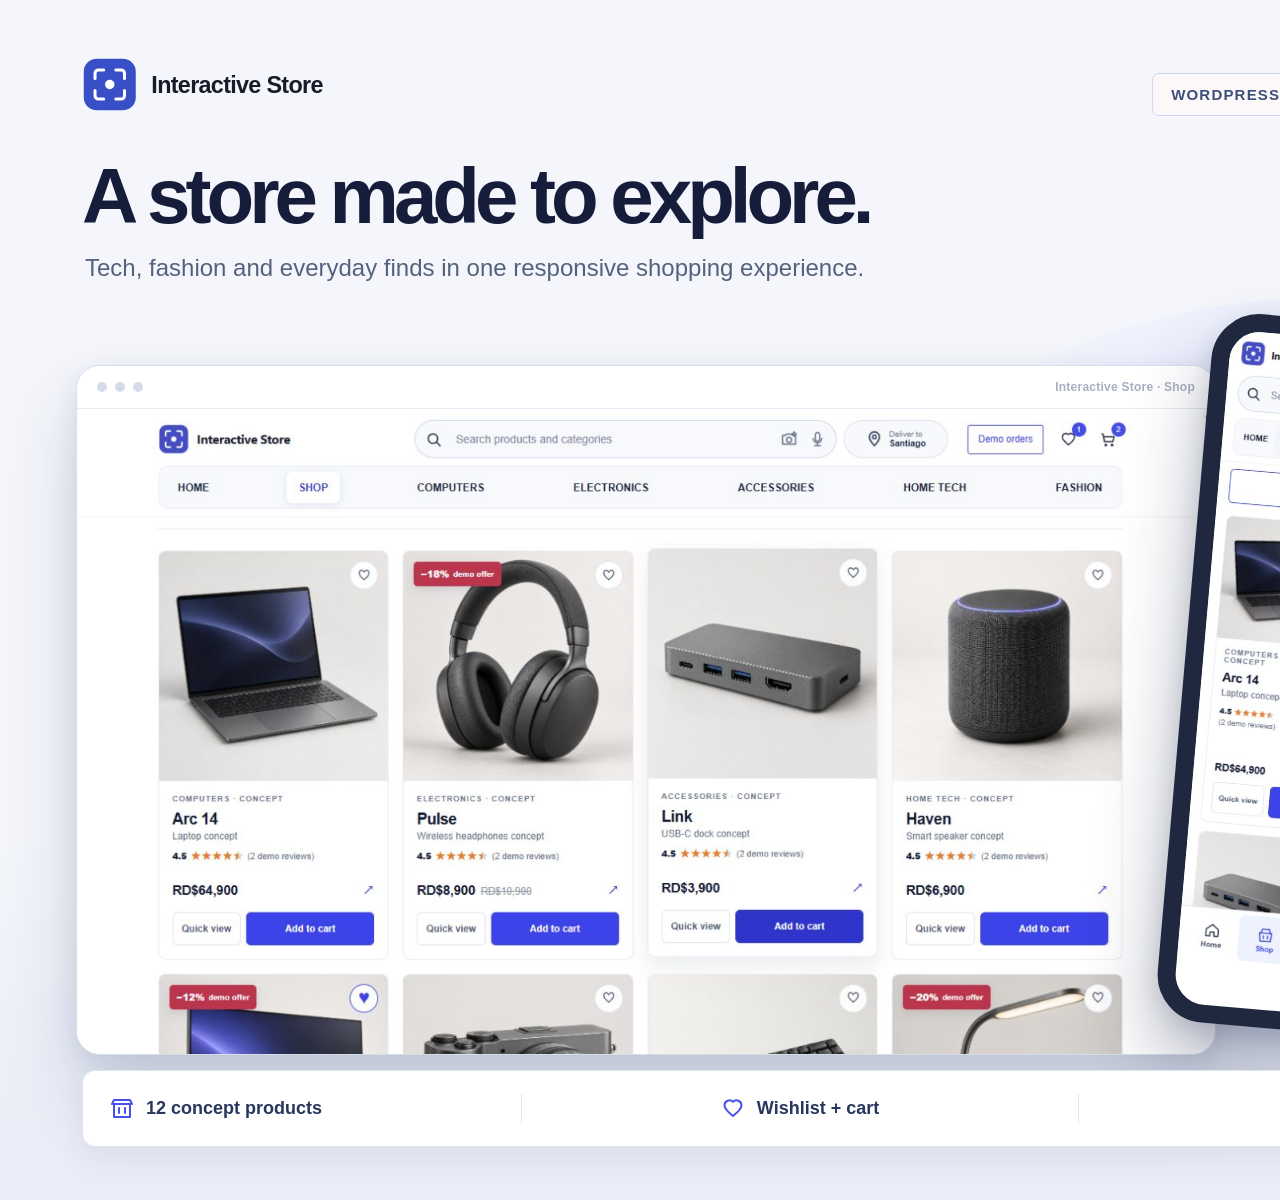
<file: portfolio/upwork-interactive-store-cover-v2.html>
<!doctype html>
<html lang="en">
<head>
  <meta charset="utf-8">
  <meta name="viewport" content="width=device-width, initial-scale=1">
  <title>Interactive Store — portfolio cover</title>
  <style>
    * { box-sizing: border-box; }
    html, body { width: 1600px; height: 1200px; margin: 0; overflow: hidden; }
    body { font-family: Arial, Helvetica, sans-serif; color: #151d3b; }
    .cover { position: relative; width: 1600px; height: 1200px; overflow: hidden; background: #f4f6fb; }
    .cover::before { position: absolute; top: 297px; right: -260px; width: 1050px; height: 750px; border-radius: 50%; background: radial-gradient(circle, #dce4ff 0, #e9edff 45%, transparent 72%); content: ""; }
    .cover::after { position: absolute; bottom: 0; left: 0; width: 100%; height: 360px; background: linear-gradient(180deg, transparent, #e9edf7 90%); content: ""; }
    .brand { position: absolute; z-index: 5; top: 57px; left: 82px; display: flex; align-items: center; }
    .brand img { display: block; width: 312px; height: auto; }
    .project-label { position: absolute; z-index: 5; top: 73px; right: 85px; padding: 12px 18px; border: 1px solid #cfd8f0; border-radius: 7px; background: #fffaf9b8; color: #3e4f78; font-size: 15px; font-weight: 750; letter-spacing: .08em; }
    h1 { position: absolute; z-index: 5; top: 155px; left: 82px; width: 1050px; margin: 0; font-size: 78px; font-weight: 800; line-height: 1.06; letter-spacing: -.064em; }
    .subtitle { position: absolute; z-index: 5; top: 251px; left: 85px; margin: 0; color: #55627d; font-size: 24px; line-height: 1.4; }
    .browser { position: absolute; z-index: 2; top: 365px; left: 76px; width: 1140px; height: 690px; overflow: hidden; border: 1px solid #d8dfec; border-radius: 24px; background: #fff; box-shadow: 0 41px 75px #25345e2c, 0 9px 25px #25345e18; }
    .browser-bar { display: flex; align-items: center; gap: 8px; height: 43px; padding: 0 20px; border-bottom: 1px solid #e6eaf2; background: #fff; }
    .browser-bar i { width: 10px; height: 10px; border-radius: 50%; background: #d4dce9; }
    .browser-url { margin-left: auto; color: #a6b0c2; font-size: 12px; font-weight: 600; letter-spacing: .02em; }
    .browser-screen { height: 646px; overflow: hidden; background: #fff; }
    .browser-screen img { display: block; width: 100%; height: auto; }
    .phone { position: absolute; z-index: 4; top: 323px; right: 90px; width: 326px; height: 711px; padding: 11px; overflow: hidden; border: 7px solid #20283f; border-radius: 48px; background: #20283f; box-shadow: 0 42px 72px #1e294c52, 0 8px 22px #1e294c24; transform: rotate(5deg); }
    .phone-screen { position: relative; width: 100%; height: 100%; overflow: hidden; border-radius: 30px; background: #fff; }
    .phone-screen img { display: block; width: 100%; height: auto; }
    .phone-notch { position: absolute; z-index: 5; top: 8px; left: 50%; width: 96px; height: 18px; transform: translateX(-50%); border-radius: 0 0 14px 14px; background: #20283f; }
    .feature-bar { position: absolute; z-index: 5; right: 82px; bottom: 53px; left: 82px; display: flex; align-items: center; justify-content: space-between; height: 77px; padding: 0 27px; border: 1px solid #dfe5ef; border-radius: 13px; background: #fff; box-shadow: 0 12px 30px #24325112; }
    .feature { display: flex; align-items: center; gap: 12px; color: #26365d; font-size: 18px; font-weight: 700; }
    .feature svg { width: 24px; height: 24px; fill: none; stroke: #4651ed; stroke-width: 2; stroke-linecap: round; stroke-linejoin: round; }
    .divider { width: 1px; height: 29px; background: #dfe5ef; }
    .note { position: absolute; z-index: 5; right: 86px; bottom: 26px; color: #7f8aa1; font-size: 12px; }
  </style>
</head>
<body>
  <main class="cover" aria-label="Interactive Store storefront portfolio cover">
    <div class="brand"><img src="../assets/interactive-store-logo.svg" alt="Interactive Store"></div>
    <div class="project-label">WORDPRESS + WOOCOMMERCE DEMO</div>
    <h1>A store made to explore.</h1>
    <p class="subtitle">Tech, fashion and everyday finds in one responsive shopping experience.</p>
    <div class="browser" aria-label="Desktop catalog preview"><div class="browser-bar"><i></i><i></i><i></i><span class="browser-url">Interactive Store · Shop</span></div><div class="browser-screen"><img src="../assets/upwork-shop-current.png" alt="Interactive Store product catalog on desktop"></div></div>
    <div class="phone" aria-label="Mobile catalog preview"><div class="phone-screen"><img src="../assets/upwork-mobile-shop-current.png" alt="Interactive Store product catalog on mobile"></div><span class="phone-notch" aria-hidden="true"></span></div>
    <div class="feature-bar"><div class="feature"><svg viewBox="0 0 24 24" aria-hidden="true"><path d="M4 7h16v13H4zM2 7l2-4h16l2 4M9 11v5m6-5v5"></path></svg><span>12 concept products</span></div><div class="divider"></div><div class="feature"><svg viewBox="0 0 24 24" aria-hidden="true"><path d="M20.5 8.3c0 4.2-8.5 10.7-8.5 10.7S3.5 12.5 3.5 8.3a5 5 0 0 1 8.5-3.5 5 5 0 0 1 8.5 3.5z"></path></svg><span>Wishlist + cart</span></div><div class="divider"></div><div class="feature"><svg viewBox="0 0 24 24" aria-hidden="true"><path d="M4 4h16v16H4zM8 9h8m-8 4h8m-8 4h5"></path></svg><span>Demo order tracking</span></div></div>
    <span class="note">Fictional products · Portfolio preview</span>
  </main>
</body>
</html>
</file>
<file: theme/interactive-store-child/assets/css/home.css>
.is-home {
  --is-ink: #111b35;
  --is-muted: #64718a;
  --is-blue: #2447eb;
  --is-border: #e6eaf1;
  color: var(--is-ink);
  overflow: clip;
}

.is-home *, .is-home *::before, .is-home *::after { box-sizing: border-box; }
.is-home-container { width: min(100% - 48px, 1220px); margin-inline: auto; }
.is-home h1, .is-home h2, .is-home p { margin: 0; }
.is-home a { text-decoration: none; }
.is-home a:focus-visible { outline: 3px solid #2447eb; outline-offset: 4px; }
.is-home-eyebrow { color: #56688e; font-size: 11px; font-weight: 700; letter-spacing: .22em; line-height: 1.5; text-transform: uppercase; }

.is-home-hero { height: 500px; overflow: hidden; background: #f7f9fc; }
.is-home-hero__inner { height: 100%; min-height: 0; position: relative; display: flex; align-items: center; }
.is-home-hero__copy { width: 52%; padding-block: 64px; position: relative; z-index: 2; }
.is-home-hero h1 { max-width: 690px; margin-top: 19px; font-size: clamp(48px, 5.35vw, 82px); font-weight: 750; letter-spacing: -.065em; line-height: .99; }
.is-home-hero__lead { max-width: 445px; margin-top: 24px !important; color: var(--is-muted); font-size: clamp(16px, 1.45vw, 19px); line-height: 1.55; }
.is-home-button { min-height: 49px; display: inline-flex; align-items: center; justify-content: center; gap: 17px; padding: 12px 21px; border-radius: 7px; font-size: 14px; font-weight: 700; transition: transform .2s ease, background .2s ease, box-shadow .2s ease; }
.is-home-button--primary { margin-top: 26px; background: var(--is-blue); color: #fff !important; box-shadow: 0 9px 20px rgba(36,71,235,.13); }
.is-home-button--primary:hover { background: #1737cd; transform: translateY(-2px); box-shadow: 0 12px 24px rgba(36,71,235,.2); }
.is-home-button span { font-size: 18px; font-weight: 400; line-height: 1; }
.is-home-hero__visual { width: min(75vw, 1140px); height: 100%; position: absolute; top: 0; right: calc((100vw - 100%) / -2); display: grid; place-items: center; }
.is-home-hero__visual::before { content: ''; position: absolute; width: min(80%, 470px); aspect-ratio: 1; border-radius: 50%; background: rgba(255,255,255,.78); filter: blur(55px); }
.is-home-hero__visual.has-image::before { display: none; }
.is-home-hero__image { position: relative; z-index: 1; width: 100%; height: 100%; object-fit: cover; object-position: center bottom; -webkit-mask-image: linear-gradient(90deg, transparent 0%, rgba(0,0,0,.18) 13%, rgba(0,0,0,.8) 30%, #000 47%); mask-image: linear-gradient(90deg, transparent 0%, rgba(0,0,0,.18) 13%, rgba(0,0,0,.8) 30%, #000 47%); }
.is-home-hero__note { position: absolute; z-index: 2; top: 66px; right: clamp(22px, 4vw, 70px); padding-bottom: 17px; color: #62718a; font-size: 12px; line-height: 1.5; }
.is-home-hero__note::after { content: ''; position: absolute; bottom: 0; left: 0; width: 32px; height: 1px; background: #7889aa; }

.is-home-section { padding-block: 62px 8px; }
.is-home-section__heading { display: flex; align-items: end; justify-content: space-between; gap: 20px; margin-bottom: 24px; }
.is-home-section__heading h2, .is-home-three-d h2 { margin-top: 6px; color: var(--is-ink); font-size: clamp(29px, 2.8vw, 42px); font-weight: 750; letter-spacing: -.055em; line-height: 1.1; }
.is-home-section__heading--compact { margin-bottom: 22px; }
.is-home-text-link { display: inline-flex; gap: 13px; align-items: center; padding: 8px 0; color: var(--is-blue); font-size: 14px; font-weight: 700; white-space: nowrap; }
.is-home-text-link:hover { color: #152eae; }
.is-home-text-link span { font-size: 18px; font-weight: 400; }

.is-home-categories__grid, .is-home-products__grid { display: grid; grid-template-columns: repeat(4, minmax(0, 1fr)); gap: 15px; }
.is-home-categories__grid { grid-template-columns: repeat(5, minmax(0, 1fr)); }
.is-home-category { display: block; overflow: hidden; border: 1px solid var(--is-border); border-radius: 9px; background: #fff; color: var(--is-ink) !important; transition: transform .2s ease, box-shadow .2s ease; }
.is-home-category:hover, .is-home-product:has(.is-home-product__link:hover) { transform: translateY(-3px); box-shadow: 0 12px 28px rgba(15,31,68,.09); }
.is-home-category__media { height: clamp(145px, 14.5vw, 190px); display: block; overflow: hidden; background: #f0f3f7; }
.is-home-category__media img, .is-home-product__media img { width: 100%; height: 100%; display: block; object-fit: cover; }
.is-home-category__media--fashion { background: linear-gradient(135deg, #edf3ef, #f8f9f4); }
.is-home-category__media--fashion img { object-fit: contain; padding: 10px; }
.is-home-category__footer { min-height: 56px; display: flex; justify-content: space-between; align-items: center; gap: 10px; padding: 12px 16px; font-size: 15px; }
.is-home-category__footer strong { font-weight: 700; }
.is-home-category__footer > span { color: #283d6c; font-size: 19px; line-height: 1; }

.is-home-products { padding-top: 72px; }
.is-home-product { min-width: 0; overflow: hidden; border: 1px solid var(--is-border); border-radius: 9px; background: #fff; transition: transform .2s ease, box-shadow .2s ease; }
.is-home-product__link { display: block; height: 100%; color: var(--is-ink) !important; }
.is-home-product__media { position: relative; aspect-ratio: 1.07; display: block; overflow: hidden; background: #f3f5f8; }
.is-home-product__body { min-height: 155px; display: flex; flex-direction: column; padding: 17px 16px 16px; }
.is-home-product__title { display: block; overflow: hidden; color: var(--is-ink); font-size: 16px; font-weight: 750; line-height: 1.25; text-overflow: ellipsis; white-space: nowrap; }
.is-home-product__kind { display: block; margin-top: 3px; color: var(--is-muted); font-size: 12px; line-height: 1.4; }
.is-home-product__rating { display: block; margin-top: 8px; color: #c8661d; font-size: 12px; font-weight: 800; }
.is-home-product__rating small { color: var(--is-muted); font-size: 11px; font-weight: 500; }
.is-home-product__sale { position: absolute; z-index: 1; top: 12px; left: 12px; padding: 6px 8px; border-radius: 5px; background: #fff; color: #d35422; font-size: 12px; font-weight: 800; }
.is-home-product__sale small { color: #59677e; font-size: 10px; font-weight: 600; }
.is-home-product__bottom { display: flex; justify-content: space-between; align-items: center; gap: 12px; margin-top: auto; padding-top: 18px; }
.is-home-product__price { color: var(--is-ink); font-size: 17px; font-weight: 750; letter-spacing: -.03em; }
.is-home-product__price .woocommerce-Price-amount { color: inherit; }
.is-home-product__arrow { width: 30px; height: 30px; display: grid; place-items: center; border: 1px solid #cfd7e7; border-radius: 6px; color: #243c78; font-size: 17px; font-weight: 400; }
.is-home-product__soon { color: #6d7890; font-size: 12px; font-weight: 700; letter-spacing: .04em; text-transform: uppercase; }

.is-home-placeholder { width: 100%; height: 100%; display: flex; flex-direction: column; align-items: center; justify-content: center; gap: 11px; color: #8895aa; font-size: 11px; font-weight: 700; letter-spacing: .14em; text-transform: uppercase; }
.is-home-placeholder__glyph { width: 41px; height: 41px; display: block; border: 2px solid #acb9cf; border-radius: 11px; position: relative; transform: rotate(-8deg); }
.is-home-placeholder__glyph::before, .is-home-placeholder__glyph::after { content: ''; position: absolute; display: block; width: 12px; height: 12px; border: 2px solid #acb9cf; border-radius: 4px; }
.is-home-placeholder__glyph::before { top: -9px; left: -9px; border-right: 0; border-bottom: 0; }
.is-home-placeholder__glyph::after { bottom: -9px; right: -9px; border-left: 0; border-top: 0; }
.is-home-placeholder--hero { position: relative; z-index: 1; width: 78%; max-width: 470px; height: 335px; border: 1px dashed #c9d3e2; border-radius: 16px; background: linear-gradient(145deg, #f9fbfd, #e8eef5); box-shadow: 0 28px 70px rgba(68,90,131,.1); }
.is-home-placeholder--hero .is-home-placeholder__glyph { width: 64px; height: 64px; border-radius: 15px; }
.is-home-placeholder--hero .is-home-placeholder__glyph::before, .is-home-placeholder--hero .is-home-placeholder__glyph::after { width: 16px; height: 16px; }
.is-home-category__media--electronics, .is-home-product__media--headphones { background: #e9edf3; }
.is-home-category__media--accessories, .is-home-product__media--dock { background: #edf0f5; }
.is-home-category__media--home-tech, .is-home-product__media--speaker { background: #e7ecf1; }

.is-home-three-d { padding-block: 72px; }
.is-home-three-d__frame { display: block; width: 100%; height: 700px; border: 0; border-radius: 10px; background: #f7f9fc; }


@media (max-width: 900px) {
  .is-home-container { width: min(100% - 36px, 1220px); }
  .is-home-hero { height: 480px; }
  .is-home-hero__copy { width: 59%; }
  .is-home-hero__visual { width: 77vw; }
  .is-home-hero h1 { font-size: clamp(45px, 6vw, 65px); }
  .is-home-categories__grid, .is-home-products__grid { gap: 11px; }
  .is-home-categories__grid { grid-template-columns: repeat(3, minmax(0, 1fr)); }
  .is-home-category__footer { padding-inline: 12px; font-size: 13px; }
}

@media (max-width: 760px) {
  .is-home-container { width: min(100% - 32px, 560px); }
  .is-home-hero { height: auto; }
  .is-home-hero__inner { height: auto; min-height: 0; flex-direction: column; align-items: stretch; }
  .is-home-hero__copy { width: 100%; padding-block: 50px 16px; }
  .is-home-hero h1 { margin-top: 14px; font-size: clamp(43px, 10vw, 58px); }
  .is-home-hero__lead { max-width: 420px; margin-top: 16px !important; font-size: 16px; }
  .is-home-button--primary { margin-top: 20px; }
  .is-home-hero__visual { width: calc(100% + 32px); height: 310px; min-height: 0; max-height: 350px; position: relative; top: auto; right: auto; margin-inline: -16px; }
  .is-home-hero__image { object-position: right bottom; -webkit-mask-image: linear-gradient(180deg, transparent 0%, #000 19%); mask-image: linear-gradient(180deg, transparent 0%, #000 19%); }
  .is-home-hero__note { display: none; }
  .is-home-placeholder--hero { width: 90%; height: 240px; }
  .is-home-section { padding-top: 48px; }
  .is-home-section__heading h2, .is-home-three-d h2 { font-size: 31px; }
  .is-home-categories__grid { grid-template-columns: repeat(2, minmax(0, 1fr)); gap: 12px; }
  .is-home-categories__grid .is-home-category:last-child { grid-column: span 2; }
  .is-home-category__media { height: 175px; }
  .is-home-products { padding-top: 56px; }
  .is-home-products__grid { grid-template-columns: repeat(2, minmax(0, 1fr)); gap: 12px; }
  .is-home-three-d { padding-block: 56px; }
}

@media (max-width: 450px) {
  .is-home-container { width: min(100% - 28px, 560px); }
  .is-home-eyebrow { font-size: 10px; }
  .is-home-hero__copy { padding-top: 40px; }
  .is-home-hero h1 { font-size: clamp(40px, 11.3vw, 52px); }
  .is-home-hero__visual { height: 270px; min-height: 0; }
  .is-home-placeholder--hero { height: 215px; }
  .is-home-section__heading { align-items: start; }
  .is-home-section__heading h2 { font-size: 28px; }
  .is-home-text-link { font-size: 12px; gap: 5px; }
  .is-home-category__media { height: 135px; }
  .is-home-category__footer { min-height: 46px; padding: 9px; font-size: 12px; }
  .is-home-product__media { aspect-ratio: .94; }
  .is-home-product__body { min-height: 150px; padding: 12px 10px; }
  .is-home-product__title { font-size: 14px; }
  .is-home-product__kind { font-size: 11px; }
  .is-home-product__price { font-size: 14px; }
  .is-home-product__arrow { width: 27px; height: 27px; }
  .is-home-placeholder--product { font-size: 9px; }
  .is-home-placeholder--product .is-home-placeholder__glyph { width: 33px; height: 33px; }
}

@media (prefers-reduced-motion: reduce) {
  .is-home *, .is-home *::before, .is-home *::after { transition-duration: .01ms !important; }
}

.is-home-promise { display: grid; grid-template-columns: repeat(3, 1fr); gap: 25px; padding-block: 27px; border-bottom: 1px solid var(--is-border); }
.is-home-promise > div { display: grid; grid-template-columns: 29px 1fr; column-gap: 10px; align-items: start; }
.is-home-promise span { grid-row: span 2; color: var(--is-blue); font-size: 12px; font-weight: 700; }
.is-home-promise strong { font-size: 14px; }
.is-home-promise p { margin-top: 5px; color: var(--is-muted); font-size: 12px; line-height: 1.5; }
.is-home-editorial { padding-top: 75px; }
.is-home-editorial__inner { display: grid; grid-template-columns: .9fr 1.1fr; align-items: center; overflow: hidden; border-radius: 12px; background: #eff3f8; }
.is-home-editorial__copy { padding: clamp(30px, 5vw, 70px); }
.is-home-editorial h2 { max-width: 430px; margin: 12px 0 18px; font-size: clamp(36px, 4vw, 55px); letter-spacing: -.06em; line-height: 1.05; }
.is-home-editorial__copy > p:not(.is-home-eyebrow) { max-width: 430px; color: var(--is-muted); font-size: 15px; line-height: 1.65; }
.is-home-editorial__inner > img { display: block; width: 100%; height: 100%; min-height: 350px; object-fit: cover; }
.is-home-new { padding-top: 75px; }
.is-home-collections__grid { display: grid; grid-template-columns: repeat(2, 1fr); gap: 16px; }
.is-home-collections__grid a { display: flex; flex-direction: column; justify-content: space-between; min-height: 225px; padding: 28px; border-radius: 10px; background: #162143; color: #fff; }
.is-home-collections__grid a:nth-child(2) { background: #e9eef6; color: #162143; }
.is-home-collections__grid a > span { font-size: 12px; font-weight: 700; letter-spacing: .08em; text-transform: uppercase; }
.is-home-collections__grid strong { max-width: 410px; font-size: clamp(25px, 3vw, 39px); letter-spacing: -.05em; line-height: 1.1; }
.is-home-three-d__intro { max-width: 670px; margin-top: 12px !important; color: var(--is-muted); font-size: 14px; }
@media (max-width: 760px) {
  .is-home-promise { grid-template-columns: 1fr; gap: 14px; }
  .is-home-editorial__inner { grid-template-columns: 1fr; }
  .is-home-editorial__inner > img { min-height: 220px; max-height: 350px; }
}
@media (max-width: 650px) { .is-home-collections__grid { grid-template-columns: 1fr; } }

/* The live product carousel uses cards that turn to reveal product details. */
.home-carousel { overflow: hidden; padding-block: 78px 70px; background: radial-gradient(circle at 50% 34%, #fff 0, #f3f6fd 48%, #edf1f9 100%); }
.home-carousel__heading { max-width: 580px; margin-inline: auto; text-align: center; }
.home-carousel__heading h2 { margin: 12px 0 12px; color: #111b35; font-size: clamp(39px, 5vw, 61px); line-height: 1.04; letter-spacing: -.06em; }
.home-carousel__heading > p:last-child { color: #61708a; font-size: 15px; line-height: 1.65; }
.home-carousel__experience { position: relative; height: 450px; margin-top: 28px; perspective: 1300px; }
.home-carousel__viewport { position: absolute; inset: 0 51px 25px; overflow: hidden; touch-action: pan-y; }
.home-carousel__track { position: relative; isolation: isolate; width: 100%; height: 100%; }
.home-carousel__slide { position: absolute; top: 50%; left: 50%; width: min(38%, 370px); height: 390px; padding: 0; border: 0; border-radius: 18px; background: transparent; color: inherit; text-align: left; cursor: pointer; transition: transform .7s cubic-bezier(.2,.75,.2,1), opacity .45s ease; }
.home-carousel__slide[data-position="0"] { z-index: 5; transform: translate(-50%, -50%) scale(1); opacity: 1; }
.home-carousel__slide[data-position="-1"] { z-index: 4; transform: translate(-122%, -50%) scale(.82); opacity: .86; }
.home-carousel__slide[data-position="1"] { z-index: 4; transform: translate(22%, -50%) scale(.82); opacity: .86; }
.home-carousel__slide[data-position="-2"] { z-index: 3; transform: translate(-192%, -50%) scale(.67); opacity: .48; }
.home-carousel__slide[data-position="2"] { z-index: 3; transform: translate(92%, -50%) scale(.67); opacity: .48; }
.home-carousel__slide[data-position="hidden"] { z-index: 0; transform: translate(-50%, -50%) scale(.5); opacity: 0; pointer-events: none; }
.home-carousel__flip { position: relative; display: block; width: 100%; height: 100%; border-radius: 18px; transform-style: preserve-3d; transition: transform .72s cubic-bezier(.2,.75,.2,1); }
@media (hover: hover) and (pointer: fine) { .home-carousel__slide[data-position="0"]:hover .home-carousel__flip { transform: rotateY(180deg); } }
.home-carousel__slide[data-position="0"].is-flipped .home-carousel__flip { transform: rotateY(180deg); }
.home-carousel__face { position: absolute; inset: 0; display: flex; flex-direction: column; overflow: hidden; border: 1px solid #dde4f0; border-radius: 18px; background: #fff; box-shadow: 0 22px 46px #142c5a1a; backface-visibility: hidden; -webkit-backface-visibility: hidden; }
.home-carousel__face--front img { width: 100%; height: calc(100% - 75px); object-fit: contain; background: #f5f7fb; }
.home-carousel__face--front > span:last-child { display: flex; align-items: center; justify-content: space-between; gap: 8px; min-height: 75px; padding: 14px 22px; }
.home-carousel__face--front strong { color: #111b35; font-size: 22px; letter-spacing: -.04em; }
.home-carousel__face--front small { color: #60708e; font-size: 11px; }
.home-carousel__sale { position: absolute; top: 17px; left: 17px; z-index: 1; padding: 7px 10px; border-radius: 5px; background: #2447eb; color: #fff; font-size: 12px; font-weight: 800; }
.home-carousel__face--back { justify-content: center; gap: 13px; padding: 35px; transform: rotateY(180deg); background: linear-gradient(145deg, #111d3b 0%, #263d7b 100%); color: #fff; }
.home-carousel__face--back small { color: #a9bdff; font-size: 11px; font-weight: 800; letter-spacing: .14em; text-transform: uppercase; }
.home-carousel__face--back strong { font-size: 34px; line-height: 1; letter-spacing: -.06em; }
.home-carousel__face--back span { color: #dbe4ff; font-size: 13px; line-height: 1.6; }
.home-carousel__face--back b { margin-top: 15px; font-size: 21px; }
.home-carousel__arrow { position: absolute; top: 45%; z-index: 8; display: grid; place-items: center; width: 48px; height: 48px; border: 1px solid #d6dff0; border-radius: 50%; background: #fff; color: #2447eb; font-size: 24px; cursor: pointer; box-shadow: 0 8px 23px #142c5a13; }
.home-carousel__arrow:hover { border-color: #2447eb; background: #f5f7ff; }
.home-carousel__arrow--prev { left: 0; }
.home-carousel__arrow--next { right: 0; }
.home-carousel__count { position: absolute; right: 53px; bottom: 0; color: #8290a8; font-size: 12px; font-weight: 700; letter-spacing: .1em; }
.home-carousel__count span:first-child { color: #2447eb; }
.home-carousel__details { display: flex; align-items: center; justify-content: space-between; gap: 30px; max-width: 1010px; margin: 12px auto 0; padding: 27px 34px; border: 1px solid #dfe6f1; border-radius: 14px; background: #fff; box-shadow: 0 15px 37px #15295a0b; }
.home-carousel__summary { min-width: 0; }
.home-carousel__category { color: #2447eb; font-size: 10px; font-weight: 800; letter-spacing: .13em; text-transform: uppercase; }
.home-carousel__summary h3 { margin: 5px 0 4px; color: #111b35; font-size: 29px; line-height: 1.1; letter-spacing: -.045em; }
.home-carousel__summary p { max-width: 530px; color: #5f6d87; font-size: 12px; line-height: 1.5; }
.home-carousel__summary .store-card__rating { margin-top: 8px; }
.home-carousel__purchase { display: grid; justify-items: end; gap: 14px; flex: none; }
.home-carousel__price { color: #111b35; font-size: 20px; font-weight: 800; }
.home-carousel__price del { margin-left: 8px; color: #8793aa; font-size: 13px; font-weight: 400; }
.home-carousel__actions { display: flex; align-items: center; gap: 8px; }
.home-carousel__actions a, .home-carousel__actions button { display: grid; place-items: center; min-height: 41px; padding: 10px 14px; border-radius: 5px; font-size: 12px; font-weight: 700; white-space: nowrap; }
.home-carousel__actions a { border: 1px solid #cbd6f3; color: #2447eb; }
.home-carousel__actions a:hover { background: #f4f7ff; }
.home-carousel__actions button { border: 1px solid #2447eb; background: #2447eb; color: #fff; cursor: pointer; }
.home-carousel__actions button:hover { background: #1737cd; }
.home-carousel__actions .home-carousel__cart { border-color: #2447eb; background: #2447eb; color: #fff; }
.home-carousel__actions .home-carousel__cart:hover { background: #1737cd; }
.home-carousel__actions .home-carousel__save { width: 42px; padding: 0; border-color: #d5def0; background: #fff; color: #2447eb; font-size: 20px; }
.home-carousel__actions .home-carousel__save:hover { background: #f4f7ff; }
.home-carousel__save span { display: none; }
.home-carousel__summary #carousel-rating { margin-top: 8px; color: #c8661d; font-size: 12px; font-weight: 700; }
.home-carousel__dots { display: flex; flex-wrap: wrap; justify-content: center; gap: 7px; margin-top: 20px; }
.home-carousel__dots button { width: 8px; height: 8px; padding: 0; border: 0; border-radius: 50%; background: #bcc7db; cursor: pointer; transition: width .25s ease, background .25s ease; }
.home-carousel__dots button[aria-current="true"] { width: 27px; border-radius: 8px; background: #2447eb; }
.home-carousel__note { margin-top: 14px; color: #8591a8; font-size: 10px; text-align: center; }
.home-carousel__slide:focus-visible, .home-carousel__arrow:focus-visible, .home-carousel__dots button:focus-visible, .home-carousel__actions a:focus-visible, .home-carousel__actions button:focus-visible { outline: 3px solid #2447eb; outline-offset: 3px; }
@media (max-width: 760px) { .home-carousel { padding-block: 58px 55px; } .home-carousel__experience { height: 380px; } .home-carousel__viewport { inset-inline: 30px; } .home-carousel__slide { width: min(55%, 290px); height: 315px; } .home-carousel__face--front img { height: calc(100% - 61px); } .home-carousel__face--front > span:last-child { min-height: 61px; padding: 11px 15px; } .home-carousel__face--front strong { font-size: 18px; } .home-carousel__face--back { padding: 24px; } .home-carousel__face--back strong { font-size: 26px; } .home-carousel__arrow { width: 39px; height: 39px; font-size: 20px; } .home-carousel__details { align-items: start; flex-direction: column; gap: 16px; } .home-carousel__purchase { width: 100%; justify-items: start; } .home-carousel__count { right: 33px; } }
@media (max-width: 520px) { .home-carousel__heading h2 { font-size: 38px; } .home-carousel__heading > p:last-child { font-size: 13px; } .home-carousel__experience { height: 315px; margin-top: 20px; } .home-carousel__viewport { inset: 0 9px 20px; } .home-carousel__slide { width: min(65%, 240px); height: 255px; } .home-carousel__face--front img { height: calc(100% - 53px); } .home-carousel__face--front > span:last-child { min-height: 53px; padding: 8px 10px; } .home-carousel__face--front strong { font-size: 16px; } .home-carousel__face--front small { display: none; } .home-carousel__face--back { gap: 8px; padding: 18px; } .home-carousel__face--back strong { font-size: 23px; } .home-carousel__face--back span { font-size: 11px; } .home-carousel__face--back b { margin-top: 2px; font-size: 17px; } .home-carousel__sale { top: 10px; left: 10px; font-size: 10px; } .home-carousel__arrow { top: 42%; width: 34px; height: 34px; font-size: 18px; } .home-carousel__details { padding: 21px 18px; } .home-carousel__summary h3 { font-size: 25px; } .home-carousel__actions { width: 100%; } .home-carousel__actions a, .home-carousel__actions button:not(.home-carousel__save) { flex: 1; padding-inline: 7px; font-size: 11px; } .home-carousel__count { right: 10px; } }
@media (prefers-reduced-motion: reduce) { .home-carousel__slide, .home-carousel__flip, .home-carousel__dots button { transition: none; } }

/* Garment rail inspired by the supplied clothing interaction reference. */
.fashion-rail { margin-top: 65px; padding-block: 76px 70px; background: #fafbf8; }
.fashion-rail__heading { max-width: 650px; margin-inline: auto; text-align: center; }
.fashion-rail__heading h2 { margin: 10px 0 12px; color: #18223b; font-size: clamp(38px, 4.5vw, 60px); line-height: 1.03; letter-spacing: -.065em; }
.fashion-rail__heading > p:last-child { color: #64718a; font-size: 14px; line-height: 1.6; }
.fashion-rail__display { position: relative; margin-top: 33px; }
.fashion-rail__display::before { position: absolute; top: 38px; right: 0; left: 0; height: 2px; background: #9da6a5; content: ''; }
.fashion-rail__items { position: relative; z-index: 1; display: grid; grid-template-columns: repeat(4, minmax(0, 1fr)); align-items: start; gap: 4px; }
.fashion-rail__item { position: relative; display: flex; min-width: 0; height: 372px; flex-direction: column; align-items: center; justify-content: end; padding: 0; border: 0; background: transparent; color: #18223b; cursor: pointer; opacity: .67; transform: scale(.9); transition: transform .42s cubic-bezier(.18,.7,.2,1), opacity .35s ease, filter .35s ease; filter: saturate(.8); }
.fashion-rail__item.is-active { z-index: 2; opacity: 1; transform: translateY(8px) scale(1.08); filter: none; }
.fashion-rail__item img { display: block; width: 100%; height: 326px; object-fit: contain; }
.fashion-rail__item span { display: inline-block; max-width: 95%; overflow: hidden; padding: 6px 10px; border-radius: 5px; background: #ffffffd9; color: #6e7a8f; font-size: 11px; font-weight: 700; letter-spacing: .03em; text-overflow: ellipsis; white-space: nowrap; }
.fashion-rail__item.is-active span { background: #e9eeff; color: #2447eb; }
.fashion-rail__details { display: flex; align-items: center; justify-content: space-between; gap: 30px; max-width: 1000px; margin: 35px auto 0; padding: 26px 30px; border: 1px solid #e0e5df; border-radius: 10px; background: #fff; }
.fashion-rail__details > div:first-child { flex: 1 1 0; min-width: 0; }
.fashion-rail__eyebrow { color: #52715f; font-size: 10px; font-weight: 800; letter-spacing: .14em; text-transform: uppercase; }
.fashion-rail__details h3 { margin: 6px 0; color: #18223b; font-size: 30px; line-height: 1.1; letter-spacing: -.045em; }
.fashion-rail__details p { max-width: 540px; color: #64718a; font-size: 12px; line-height: 1.55; }
.fashion-rail__details .store-card__rating { margin-top: 8px; }
.fashion-rail__purchase { display: grid; justify-items: end; gap: 13px; flex: 0 1 auto; max-width: 46%; min-width: 0; }
.fashion-rail__purchase > div:first-child { color: #18223b; font-size: 21px; font-weight: 800; }
.fashion-rail__purchase del { margin-left: 8px; color: #8994a6; font-size: 13px; font-weight: 400; }
.fashion-rail__actions { display: flex; align-items: center; gap: 8px; }
.fashion-rail__actions a, .fashion-rail__actions button { display: inline-grid; min-height: 42px; place-items: center; padding: 9px 13px; border-radius: 5px; font-size: 12px; font-weight: 700; white-space: nowrap; }
.fashion-rail__actions a { border: 1px solid #cbd6f3; color: #2447eb; }
.fashion-rail__actions a:hover { background: #f3f6ff; }
.fashion-rail__actions .fashion-rail__cart { border-color: #2447eb; background: #2447eb; color: #fff; }
.fashion-rail__actions .fashion-rail__cart:hover { background: #1737cd; }
.fashion-rail__actions button { border: 1px solid #2447eb; background: #2447eb; color: #fff; cursor: pointer; }
.fashion-rail__actions button:hover { background: #1737cd; }
.fashion-rail__actions #fashion-save { width: 42px; padding: 0; border-color: #d5def0; background: #fff; color: #2447eb; font-size: 20px; }
.fashion-rail__actions #fashion-save:hover { background: #f3f6ff; }
.fashion-rail__footer { display: flex; justify-content: space-between; gap: 16px; max-width: 1000px; margin: 14px auto 0; }
.fashion-rail__footer p { color: #8591a2; font-size: 11px; }
.fashion-rail__footer a { color: #2447eb; font-size: 12px; font-weight: 700; }
.fashion-rail__item:focus-visible, .fashion-rail__actions a:focus-visible, .fashion-rail__actions button:focus-visible { outline: 3px solid #2447eb; outline-offset: 3px; }
@media (max-width: 760px) { .fashion-rail { margin-top: 48px; padding-block: 58px; } .fashion-rail__display { overflow-x: auto; overflow-y: hidden; scroll-snap-type: x mandatory; } .fashion-rail__display::before { width: 850px; } .fashion-rail__items { display: flex; width: max-content; gap: 0; } .fashion-rail__item { width: 210px; height: 315px; flex: 0 0 210px; scroll-snap-align: center; } .fashion-rail__item img { height: 275px; } .fashion-rail__details { align-items: start; flex-direction: column; gap: 16px; padding: 22px; } .fashion-rail__purchase { width: 100%; max-width: 100%; justify-items: start; } .fashion-rail__footer { flex-direction: column; gap: 8px; } }
@media (max-width: 440px) { .fashion-rail__heading h2 { font-size: 39px; } .fashion-rail__item { width: 175px; height: 275px; flex-basis: 175px; } .fashion-rail__item img { height: 235px; } .fashion-rail__details h3 { font-size: 26px; } .fashion-rail__actions { width: 100%; } .fashion-rail__actions a, .fashion-rail__actions button:not(#fashion-save) { flex: 1; padding-inline: 8px; font-size: 11px; } }
@media (prefers-reduced-motion: reduce) { .fashion-rail__item { transition: none; } }
</file>
<file: preview.css>
:root { color-scheme: light; }
html { scroll-behavior: smooth; scroll-padding-top: 90px; }
body { margin: 0; background: #fff; color: #111b35; font-family: Arial, Helvetica, sans-serif; }
.is-home-container { width: min(100% - 48px, 1220px); margin-inline: auto; }
.preview-skip { position: absolute; z-index: 10; top: -100px; left: 12px; padding: 10px 14px; background: #fff; color: #111b35; }
.preview-skip:focus { top: 10px; }
.preview-header { position: relative; z-index: 3; border-bottom: 1px solid #eef0f4; background: #fff; }
.preview-header__inner { min-height: 112px; display: flex; align-items: center; gap: 34px; }
.preview-brand { display: inline-flex; align-items: center; margin-right: auto; }
.preview-brand img { width: 231px; height: auto; display: block; }
.preview-nav { display: flex; align-items: center; gap: clamp(14px, 2.3vw, 33px); }
.preview-nav a { color: #18223b; font-size: 12px; font-weight: 700; text-decoration: none; text-transform: uppercase; white-space: nowrap; }
.preview-nav a:hover, .preview-nav a[aria-current] { color: #2447eb; }
.preview-header__cta { display: inline-flex; align-items: center; gap: 8px; padding: 10px 13px; border: 1px solid #2447eb; border-radius: 4px; color: #2447eb; font-size: 13px; font-weight: 700; text-decoration: none; white-space: nowrap; }
.preview-header__cta:hover { background: #f2f5ff; }
.preview-header a:focus-visible, .preview-footer a:focus-visible { outline: 3px solid #2447eb; outline-offset: 4px; }
.preview-concept-label { color: #69758b; font-size: 12px; font-weight: 700; letter-spacing: .08em; text-transform: uppercase; }
.preview-product { height: 100%; }
.preview-product .is-home-product__media img { width: 100%; height: 100%; display: block; object-fit: cover; }
.preview-product .is-home-product__title { white-space: normal; }
.preview-footer { padding: 34px 0 42px; border-top: 1px solid #e6eaf1; background: #f7f9fc; }
.preview-footer strong { display: block; font-size: 16px; }
.preview-footer p { max-width: 720px; margin: 9px 0 0; color: #64718a; font-size: 13px; line-height: 1.6; }
@media (max-width: 850px) {
  .preview-header__inner { min-height: 88px; flex-wrap: wrap; gap: 0; padding-block: 16px 12px; }
  .preview-brand img { width: 194px; }
  .preview-nav { width: 100%; order: 3; gap: 20px; overflow-x: auto; padding-top: 16px; }
  .preview-header__cta { margin-left: auto; }
}
@media (max-width: 520px) {
  .preview-header__cta { display: none; }
  .preview-brand img { width: 180px; }
  .preview-nav { gap: 19px; }
  .preview-nav a { font-size: 11px; }
  .preview-concept-label { display: none; }
}
@media (prefers-reduced-motion: reduce) { html { scroll-behavior: auto; } }

/* The public preview uses the compact navigation language of the local WooCommerce store. */
.preview-header { position: sticky; top: 0; z-index: 45; }
.preview-header__inner { position: relative; min-height: 78px; gap: 18px; }
.preview-brand { flex: none; margin-right: auto; }
.preview-brand img { width: 218px; }
.preview-nav { gap: clamp(9px, 1.15vw, 17px); }
.preview-nav a { font-size: 11px; }
.preview-nav .nav-mobile-orders { display: none; }
.preview-header__actions { display: flex; flex: none; align-items: center; gap: 13px; }
.header-icon-button, .header-wishlist, .header-bag { display: inline-grid; place-items: center; width: 37px; height: 39px; padding: 7px; border: 0; background: transparent; color: #18223b; cursor: pointer; }
.header-icon-button:hover, .header-wishlist:hover, .header-bag:hover, .header-wishlist[aria-current] { color: #2447eb; }
.header-icon-button svg, .header-wishlist svg, .header-bag svg, .header-search-panel__field svg { width: 21px; height: 21px; fill: none; stroke: currentColor; stroke-width: 1.7; stroke-linecap: round; stroke-linejoin: round; }
.header-account { display: inline-flex; align-items: center; min-height: 37px; padding: 7px 12px; border: 1px solid #2447eb; border-radius: 3px; color: #2447eb; font-size: 12px; text-decoration: none; white-space: nowrap; }
.header-account:hover, .header-account[aria-current] { background: #f2f5ff; }
.header-wishlist, .header-bag { position: relative; text-decoration: none; }
.header-wishlist .wish-count, .header-bag .bag-count { position: absolute; top: -2px; right: -4px; display: grid; place-items: center; min-width: 18px; height: 18px; padding: 0 4px; border-radius: 20px; background: #3150e9; color: #fff; font-size: 10px; line-height: 1; }
.bag-fly-item { position: fixed; z-index: 9999; display: block; width: 82px; height: 82px; padding: 5px; border: 2px solid #3150e9; border-radius: 15px; background: #fff; box-shadow: 0 13px 30px #172b5570; object-fit: contain; pointer-events: none; user-select: none; }
.header-menu-button { display: none; }
.header-search-panel { position: absolute; top: calc(100% - 1px); right: 0; width: min(530px, calc(100vw - 48px)); padding: 22px; border: 1px solid #e1e6f0; border-radius: 0 0 10px 10px; background: #fff; box-shadow: 0 20px 46px #111b3526; }
.header-search-panel form > label { display: block; margin-bottom: 10px; color: #111b35; font-size: 13px; font-weight: 700; }
.header-search-panel__field { display: flex; align-items: center; gap: 9px; padding: 5px 5px 5px 13px; border: 1px solid #cbd5eb; border-radius: 6px; color: #64718a; }
.header-search-panel__field:focus-within { border-color: #2447eb; box-shadow: 0 0 0 2px #2447eb25; }
.header-search-panel__field input { flex: 1; min-width: 0; height: 34px; border: 0; outline: 0; color: #111b35; font: inherit; font-size: 13px; }
.header-search-panel__field button { min-height: 36px; padding: 8px 12px; border: 0; border-radius: 4px; background: #2447eb; color: #fff; font-size: 12px; font-weight: 700; cursor: pointer; }
.header-search-results { display: grid; gap: 2px; max-height: 330px; margin-top: 14px; overflow-y: auto; }
.header-search-results > a { display: flex; align-items: center; gap: 12px; padding: 7px; border-radius: 6px; color: #111b35; text-decoration: none; }
.header-search-results > a:hover, .header-search-results > a:focus-visible { background: #f4f6fb; }
.header-search-results img { width: 53px; height: 53px; flex: none; border-radius: 4px; object-fit: cover; }
.header-search-results a > span { display: flex; flex: 1; flex-direction: column; gap: 3px; min-width: 0; }
.header-search-results strong { font-size: 13px; }
.header-search-results small { color: #64718a; font-size: 11px; }
.header-search-results b { font-size: 12px; white-space: nowrap; }
.header-search-results > p { margin: 12px 4px; color: #64718a; font-size: 13px; line-height: 1.5; }
.header-search-all { display: inline-block; margin: 12px 4px 0; color: #2447eb; font-size: 12px; font-weight: 700; text-decoration: none; }
.header-search-all:hover { text-decoration: underline; }
.preview-header button:focus-visible, .preview-header input:focus-visible { outline: 3px solid #2447eb; outline-offset: 3px; }
@media (max-width: 1050px) {
  .preview-header__inner { min-height: 74px; flex-wrap: nowrap; padding-block: 0; }
  .preview-brand img { width: 205px; }
  .preview-nav { display: none; position: absolute; top: 100%; right: 0; left: 0; width: auto; order: initial; flex-direction: column; align-items: stretch; gap: 0; max-height: calc(100dvh - 74px); padding: 8px 22px 18px; overflow-y: auto; border: 1px solid #e6eaf1; border-top: 0; border-radius: 0 0 9px 9px; background: #fff; box-shadow: 0 18px 35px #111b3522; }
  .preview-nav.is-open { display: flex; }
  .preview-nav a { min-height: 44px; padding: 13px 6px; border-bottom: 1px solid #eef1f6; font-size: 12px; }
  .header-menu-button { display: inline-grid; }
}
@media (max-width: 600px) {
  .is-home-container { width: min(100% - 30px, 1220px); }
  .preview-header__inner { gap: 9px; }
  .preview-brand img { width: min(180px, 40vw); }
  .preview-header__actions { gap: 3px; }
  .header-account { display: none; }
  .preview-nav .nav-mobile-orders { display: block; }
  .header-search-panel { right: -15px; width: calc(100vw - 30px); padding: 17px; }
  .header-search-panel__field button { padding-inline: 9px; }
}

/* Store navigation: prominent search, category shortcuts and an app-like mobile bar. */
html { scroll-padding-top: 145px; }
.preview-header__inner { display: grid; grid-template-columns: minmax(190px, .8fr) minmax(320px, 1.8fr) auto; grid-template-areas: 'brand search actions' 'nav nav nav'; align-items: center; column-gap: 25px; row-gap: 12px; min-height: 0; padding-block: 14px 0; }
.preview-brand { grid-area: brand; margin: 0; }
.preview-brand img { width: min(218px, 100%); }
.preview-header__actions { grid-area: actions; gap: 13px; }
.preview-nav { grid-area: nav; display: flex; position: static; align-items: center; gap: clamp(15px, 2.1vw, 28px); min-height: 45px; padding: 0; overflow: visible; border: 0; border-top: 1px solid #edf0f6; border-radius: 0; background: transparent; box-shadow: none; }
.preview-nav__title, .header-category-strip, .mobile-bottom-nav { display: none; }
.preview-nav a { font-size: 11px; }
.header-search-shell { grid-area: search; position: relative; z-index: 6; min-width: 0; }
.header-search-line { display: flex; align-items: stretch; gap: 9px; min-height: 48px; }
.header-search-form { display: flex; flex: 1; align-items: center; min-width: 0; overflow: hidden; border: 1px solid #cdd6e7; border-radius: 26px; background: #f7f9fd; transition: border-color .2s ease, box-shadow .2s ease; }
.header-search-form:focus-within { border-color: #3150e9; box-shadow: 0 0 0 3px #3150e91a; background: #fff; }
.header-visually-hidden { position: absolute; width: 1px; height: 1px; overflow: hidden; clip-path: inset(50%); white-space: nowrap; }
.header-search-submit, .header-search-tools button, .header-location { display: grid; flex: none; place-items: center; padding: 0; border: 0; background: transparent; color: #17233c; }
.header-search-submit { width: 47px; cursor: pointer; }
.header-search-submit:hover { color: #3150e9; }
.header-search-form input { flex: 1; min-width: 0; height: 45px; padding: 0 4px; border: 0; outline: 0; background: transparent; color: #111b35; font: inherit; font-size: 14px; }
.header-search-form input::placeholder { color: #78859a; opacity: 1; }
.header-search-form input::-webkit-search-cancel-button { cursor: pointer; }
.header-search-tools { display: flex; align-items: center; gap: 1px; padding: 0 6px; }
.header-search-tools button { width: 35px; height: 39px; color: #65738a; cursor: not-allowed; }
.header-location { width: 48px; min-width: 48px; border: 1px solid #d7dfed; border-radius: 50%; background: #f7f9fd; color: #65738a; cursor: not-allowed; }
.header-location { display: flex; justify-content: center; gap: 7px; width: auto; min-width: 132px; padding: 0 12px; border-radius: 24px; color: #1d3155; cursor: pointer; transition: border-color .2s ease, background .2s ease; }
.header-location:hover { border-color: #9aafff; background: #edf2ff; }
.header-location-text { display: flex; flex-direction: column; align-items: flex-start; color: #697994; font-size: 10px; line-height: 1.15; white-space: nowrap; }
.header-location-text strong { max-width: 90px; overflow: hidden; color: #152447; font-size: 11px; text-overflow: ellipsis; }
.header-search-form svg, .header-location svg, .mobile-bottom-nav svg { width: 22px; height: 22px; fill: none; stroke: currentColor; stroke-width: 1.8; stroke-linecap: round; stroke-linejoin: round; }
.header-search-submit svg { width: 21px; height: 21px; }
.header-search-panel { position: absolute; z-index: 65; top: calc(100% + 7px); right: 57px; left: 0; width: auto; max-height: min(440px, 70dvh); padding: 14px; overflow-y: auto; border: 1px solid #dfe6f2; border-radius: 13px; background: #fff; box-shadow: 0 22px 44px #182b4a26; }
.header-search-panel { right: 141px; }
.header-search-panel > p { margin: 3px 6px 8px; color: #65738a; font-size: 11px; font-weight: 700; }
.header-search-results { margin-top: 0; }
.header-search-all { margin: 9px 7px 3px; }
.header-search-form button:focus-visible, .header-location:focus-visible, .mobile-bottom-nav a:focus-visible, .mobile-bottom-nav button:focus-visible, .header-category-strip a:focus-visible { outline: 3px solid #3150e9; outline-offset: 3px; }
.delivery-dialog { width: min(440px, calc(100vw - 32px)); max-height: min(720px, calc(100dvh - 32px)); padding: 0; overflow-y: auto; border: 1px solid #dce4f1; border-radius: 22px; background: #fff; color: #152447; box-shadow: 0 30px 90px #071b3b4d; }
.delivery-dialog::backdrop { background: #0a183a8c; backdrop-filter: blur(3px); }
.delivery-address-form { display: flex; flex-direction: column; gap: 15px; padding: 25px; }
.delivery-dialog__top { display: flex; justify-content: space-between; align-items: center; }
.delivery-dialog__icon { display: grid; place-items: center; width: 42px; height: 42px; border-radius: 13px; background: #edf2ff; color: #3150e9; }
.delivery-dialog__icon svg { width: 23px; height: 23px; fill: none; stroke: currentColor; stroke-width: 1.8; }
.delivery-dialog__close { width: 34px; height: 34px; border: 0; border-radius: 50%; background: #f3f5f9; color: #31405c; font-size: 24px; cursor: pointer; }
.delivery-dialog__eyebrow { margin: 5px 0 -12px; color: #3150e9; font-size: 10px; font-weight: 800; letter-spacing: .16em; }
.delivery-dialog h2 { margin: 0; font-size: clamp(26px, 5vw, 34px); letter-spacing: -.045em; line-height: 1.1; }
.delivery-dialog h2 + p { margin: -6px 0 2px; color: #64718a; font-size: 13px; line-height: 1.55; }
.delivery-presets { display: grid; grid-template-columns: repeat(2, minmax(0, 1fr)); gap: 9px; }
.delivery-presets button { display: flex; flex-direction: column; align-items: flex-start; gap: 3px; min-height: 61px; padding: 11px 13px; border: 1px solid #dfe6f3; border-radius: 10px; background: #f8faff; color: #152447; font: inherit; font-size: 12px; font-weight: 750; cursor: pointer; }
.delivery-presets button:hover, .delivery-presets button:focus-visible { border-color: #3150e9; background: #edf2ff; }
.delivery-presets small { color: #74829b; font-size: 10px; font-weight: 500; }
.delivery-address-form label { display: flex; flex-direction: column; gap: 7px; color: #344361; font-size: 12px; font-weight: 700; }
.delivery-address-form input { min-height: 43px; padding: 9px 11px; border: 1px solid #d9e1ed; border-radius: 8px; background: #fff; color: #152447; font: inherit; font-size: 13px; }
.delivery-address-form input:focus { border-color: #3150e9; outline: 3px solid #3150e922; }
.delivery-dialog__note { margin: 0; color: #73819b; font-size: 11px; }
.delivery-dialog__save { min-height: 46px; border: 0; border-radius: 8px; background: #3150e9; color: #fff; font: inherit; font-size: 13px; font-weight: 750; cursor: pointer; }
.delivery-dialog__save:hover { background: #203dcf; }
#delivery-address-error { margin: 0; color: #a63030; font-size: 12px; }
#delivery-address-error:empty { display: none; }

@media (max-width: 900px) {
  html { scroll-padding-top: 160px; }
  body { padding-bottom: calc(68px + env(safe-area-inset-bottom)); }
  .preview-header__inner { grid-template-columns: minmax(0, 1fr) auto; grid-template-areas: 'brand actions' 'search search' 'categories categories'; column-gap: 10px; row-gap: 10px; padding-block: 10px 0; }
  .preview-brand img { width: min(190px, 47vw); }
  .preview-header__actions { gap: 0; }
  .header-account { display: none; }
  .header-wishlist, .header-bag { width: 40px; }
  .header-search-shell { margin-bottom: 0; }
  .header-location { width: 48px; min-width: 48px; padding: 0; border-radius: 50%; }
  .header-location-text { display: none; }
  .header-category-strip { grid-area: categories; display: flex; align-items: center; gap: 4px; min-width: 0; margin-bottom: 9px; padding: 5px; overflow-x: auto; border: 1px solid #e7ebf3; border-radius: 12px; background: #f7f9fd; scrollbar-width: none; scroll-snap-type: x proximity; overscroll-behavior-inline: contain; }
  .header-category-strip::-webkit-scrollbar { display: none; }
  .header-category-strip a { display: inline-flex; flex: none; align-items: center; gap: 5px; min-height: 38px; padding: 8px 12px; border-radius: 8px; background: transparent; color: #18223b; font-size: 11px; font-weight: 700; text-decoration: none; text-transform: uppercase; white-space: nowrap; scroll-snap-align: start; }
  .header-category-strip a[aria-current] { background: #fff; box-shadow: 0 2px 9px #1b31551a; color: #2447eb; }
  .header-category-strip a:hover { background: #eaf0ff; color: #2447eb; }
  .header-category-strip .wish-count { display: inline-grid; place-items: center; min-width: 18px; height: 18px; padding: 0 4px; border-radius: 20px; background: #e6ecff; color: #2447eb; font-size: 10px; line-height: 1; }
  .preview-nav { position: fixed; z-index: 75; top: auto; right: 12px; bottom: calc(77px + env(safe-area-inset-bottom)); left: 12px; display: none; width: auto; max-height: min(65dvh, 430px); padding: 16px 20px; overflow-y: auto; border: 1px solid #dce3f0; border-radius: 16px; background: #fff; box-shadow: 0 20px 60px #1426483b; }
  .preview-nav.is-open { display: flex; flex-direction: column; align-items: stretch; gap: 0; }
  .preview-nav__title { display: block; padding: 5px 4px 13px; color: #111b35; font-size: 14px; }
  .preview-nav a { min-height: 42px; padding: 11px 4px; border-bottom: 1px solid #edf0f6; font-size: 12px; }
  .preview-nav .nav-mobile-orders { display: block; }
  .mobile-bottom-nav { position: fixed; z-index: 80; right: 0; bottom: 0; left: 0; display: grid; grid-template-columns: repeat(5, 1fr); height: calc(68px + env(safe-area-inset-bottom)); padding: 5px 8px env(safe-area-inset-bottom); border-top: 1px solid #dde3ee; background: #fff; box-shadow: 0 -8px 22px #1326480d; }
  .mobile-bottom-nav a, .mobile-bottom-nav button { position: relative; display: flex; align-items: center; justify-content: center; flex-direction: column; gap: 2px; min-width: 0; padding: 6px 2px; border: 0; border-radius: 8px; background: transparent; color: #33425e; font: inherit; font-size: 10px; font-weight: 700; text-decoration: none; cursor: pointer; }
  .mobile-bottom-nav a[aria-current], .mobile-bottom-nav button[aria-expanded="true"] { background: #edf2ff; color: #2447eb; }
  .mobile-bottom-nav .bag-count, .mobile-bottom-nav .wish-count { position: absolute; top: 1px; left: calc(50% + 9px); display: grid; place-items: center; min-width: 17px; height: 17px; padding: 1px 4px; border-radius: 10px; background: #3150e9; color: #fff; font-size: 9px; line-height: 1; }
  .header-search-panel { right: 57px; left: 0; width: auto; padding: 12px; }
}
@media (max-width: 430px) {
  .header-search-line { gap: 7px; }
  .header-search-submit { width: 40px; }
  .header-search-tools { gap: 0; padding: 0 2px; }
  .header-search-tools button { width: 30px; }
  .header-location { width: 44px; min-width: 44px; padding: 0; border-radius: 50%; }
  .header-location-text { display: none; }
  .header-search-form input { font-size: 13px; }
  .header-search-panel { right: 51px; }
}

/* Give the desktop category row the same visual weight as the search header. */
@media (min-width: 901px) {
  .preview-header__inner { row-gap: 10px; padding-bottom: 10px; }
  .preview-nav {
    justify-content: space-between;
    gap: 4px;
    min-height: 54px;
    padding: 6px 9px;
    border: 1px solid #e7ebf3;
    border-radius: 12px;
    background: #f7f9fd;
  }
  .preview-nav a {
    display: inline-flex;
    align-items: center;
    justify-content: center;
    gap: 5px;
    min-height: 40px;
    padding: 8px clamp(8px, 1.05vw, 16px);
    border-radius: 8px;
    font-size: clamp(12px, .94vw, 13px);
    letter-spacing: .015em;
    transition: color .2s ease, background-color .2s ease, box-shadow .2s ease;
  }
  .preview-nav a:hover { color: #2447eb; background: #eaf0ff; }
  .preview-nav a[aria-current] { color: #2447eb; background: #fff; box-shadow: 0 2px 9px #1b31551a; }
  .preview-nav a:focus-visible { outline: 2px solid #3150e9; outline-offset: 2px; }
  .preview-nav .wish-count {
    display: inline-grid;
    place-items: center;
    min-width: 20px;
    height: 20px;
    padding: 0 5px;
    border-radius: 20px;
    background: #e6ecff;
    color: #2447eb;
    font-size: 10px;
    line-height: 1;
  }
}
</file>
<file: preview-pages.css>
* { box-sizing: border-box; }
[hidden] { display: none !important; }
body { color: #111b35; }
button, input { font: inherit; }
a { color: inherit; }
.visually-hidden { position: absolute; width: 1px; height: 1px; padding: 0; margin: -1px; overflow: hidden; clip: rect(0,0,0,0); white-space: nowrap; border: 0; }
.demo-bar { padding: 8px 20px; background: #111b35; color: #e4eafb; font-size: 11px; font-weight: 700; letter-spacing: .08em; text-align: center; text-transform: uppercase; }
.store-container { width: min(100% - 48px, 1220px); margin-inline: auto; }
.store-main { min-height: 65vh; }
.store-eyebrow { margin: 0; color: #56688e; font-size: 11px; font-weight: 700; letter-spacing: .2em; line-height: 1.5; text-transform: uppercase; }
.store-intro { display: flex; justify-content: space-between; align-items: end; gap: 30px; padding-block: 66px 55px; }
.store-intro h1 { max-width: 680px; margin: 12px 0 18px; font-size: clamp(42px, 5vw, 68px); letter-spacing: -.06em; line-height: 1.04; }
.store-intro p:not(.store-eyebrow) { max-width: 520px; margin: 0; color: #64718a; font-size: 17px; line-height: 1.65; }
.store-collection-mark { display: flex; flex-direction: column; gap: 6px; padding-bottom: 5px; color: #778197; font-size: 12px; white-space: nowrap; }
.store-collection-mark strong { color: #111b35; font-size: 24px; letter-spacing: -.05em; }
.store-catalog { padding-bottom: 68px; }
.store-catalog__top { display: flex; justify-content: space-between; align-items: end; gap: 20px; margin-bottom: 24px; }
.store-catalog__top h2, .related-products h2 { margin: 6px 0 0; font-size: clamp(30px, 3vw, 42px); letter-spacing: -.055em; }
.store-catalog__top > p { margin: 0 0 4px; color: #64718a; font-size: 13px; }
.store-catalog__top > a { color: #2447eb; font-size: 14px; font-weight: 700; text-decoration: none; }
.store-controls { display: flex; justify-content: space-between; align-items: end; gap: 25px; margin-bottom: 27px; padding-block: 17px; border-top: 1px solid #e6eaf1; border-bottom: 1px solid #e6eaf1; }
.store-filters { display: flex; flex-wrap: wrap; gap: 8px; }
.filter-chip { min-height: 36px; padding: 7px 13px; border: 1px solid #dce2ed; border-radius: 99px; background: #fff; color: #526078; font-size: 12px; font-weight: 700; cursor: pointer; }
.filter-chip:hover { border-color: #2447eb; color: #2447eb; }
.filter-chip.is-active { border-color: #111b35; background: #111b35; color: #fff; }
.store-search { display: flex; flex-direction: column; gap: 5px; color: #64718a; font-size: 11px; font-weight: 700; white-space: nowrap; }
.store-search input { width: min(260px, 100%); min-height: 37px; padding: 7px 12px; border: 1px solid #dce2ed; border-radius: 5px; outline-color: #2447eb; color: #111b35; font-size: 13px; }
.store-grid { display: grid; grid-template-columns: repeat(4, minmax(0, 1fr)); gap: 18px; }
.store-card { min-width: 0; overflow: hidden; border: 1px solid #e6eaf1; border-radius: 9px; background: #fff; text-decoration: none; transition: transform .2s ease, box-shadow .2s ease; }
.store-card:hover { transform: translateY(-3px); box-shadow: 0 12px 28px rgba(15,31,68,.09); }
.store-card__media { display: block; aspect-ratio: 1.05; background: #f2f4f8; }
.store-card__media img { display: block; width: 100%; height: 100%; object-fit: cover; }
.store-card__body { min-height: 157px; display: flex; flex-direction: column; padding: 17px; }
.store-card__eyebrow { color: #6c7890; font-size: 10px; font-weight: 700; letter-spacing: .1em; text-transform: uppercase; }
.store-card strong { margin-top: 9px; font-size: 20px; letter-spacing: -.03em; }
.store-card__kind { margin-top: 3px; color: #64718a; font-size: 12px; }
.store-card__bottom { display: flex; justify-content: space-between; align-items: end; gap: 8px; margin-top: auto; padding-top: 19px; }
.store-card__bottom b { font-size: 17px; letter-spacing: -.02em; }
.store-card__bottom > span { color: #2447eb; font-size: 20px; }
.store-empty { padding: 50px; border: 1px dashed #dce2ed; border-radius: 9px; color: #64718a; text-align: center; }
.store-note { display: flex; gap: 18px; margin-bottom: 72px; padding: 24px; border-radius: 10px; background: #f5f7fc; }
.store-note__icon { color: #2447eb; font-size: 26px; }
.store-note strong { font-size: 15px; }
.store-note p { max-width: 700px; margin: 6px 0 0; color: #64718a; font-size: 13px; line-height: 1.6; }
.store-breadcrumb { display: flex; flex-wrap: wrap; gap: 10px; padding-block: 28px 35px; color: #6c7890; font-size: 12px; }
.store-breadcrumb a { text-decoration: none; }
.store-breadcrumb a:hover { color: #2447eb; }
.product-layout { display: grid; grid-template-columns: minmax(0, 1.04fr) minmax(0, .96fr); gap: clamp(36px, 5vw, 75px); padding-bottom: 85px; }
.product-media { position: relative; overflow: hidden; border-radius: 10px; background: #f2f4f8; }
.product-media img { display: block; width: 100%; height: auto; aspect-ratio: 1; object-fit: cover; }
.product-media > span { position: absolute; bottom: 18px; left: 18px; padding: 9px 12px; border-radius: 4px; background: rgba(255,255,255,.9); color: #526078; font-size: 11px; font-weight: 700; letter-spacing: .08em; text-transform: uppercase; }
.product-info { align-self: center; }
.product-info h1 { margin: 12px 0 4px; font-size: clamp(47px, 5vw, 72px); letter-spacing: -.07em; line-height: 1; }
.product-subtitle { margin: 0; color: #6c7890; font-size: 17px; }
.product-price { margin: 32px 0 0; font-size: 27px; font-weight: 700; letter-spacing: -.04em; }
.product-description { max-width: 470px; margin: 24px 0; color: #526078; font-size: 15px; line-height: 1.75; }
.product-divider { height: 1px; margin-block: 27px; background: #e6eaf1; }
.product-actions { display: flex; align-items: end; gap: 12px; }
.product-actions label { display: flex; flex-direction: column; gap: 8px; color: #526078; font-size: 12px; font-weight: 700; }
.product-actions input { width: 72px; height: 49px; padding: 8px; border: 1px solid #dce2ed; border-radius: 6px; text-align: center; }
.store-button { display: inline-flex; justify-content: center; align-items: center; gap: 18px; min-height: 49px; padding: 11px 21px; border: 0; border-radius: 6px; background: #2447eb; color: #fff; font-size: 14px; font-weight: 700; text-decoration: none; cursor: pointer; }
.store-button:hover { background: #1737cd; }
.product-feedback { min-height: 22px; margin: 10px 0 0; color: #315c43; font-size: 13px; }
.product-feedback a { font-weight: 700; }
.product-facts { margin-top: 30px; border-top: 1px solid #e6eaf1; }
.product-facts > div { display: flex; justify-content: space-between; gap: 15px; padding-block: 13px; border-bottom: 1px solid #e6eaf1; font-size: 12px; }
.product-facts strong { white-space: nowrap; }
.product-facts span { color: #64718a; text-align: right; }
.product-story { display: grid; grid-template-columns: 1fr 1fr; gap: 40px; align-items: center; margin-bottom: 80px; padding: 46px 52px; border-radius: 10px; background: #f5f7fc; }
.product-story h2 { margin: 8px 0 0; font-size: clamp(31px, 3.8vw, 51px); letter-spacing: -.06em; }
.product-story > p { margin: 0; color: #526078; font-size: 16px; line-height: 1.7; }
.related-products { padding-bottom: 85px; }
.related-products .store-grid { grid-template-columns: repeat(3, minmax(0, 1fr)); }
.bag-heading { padding: 18px 0 43px; }
.bag-heading h1 { margin: 8px 0 12px; font-size: clamp(44px, 5vw, 66px); letter-spacing: -.06em; }
.bag-heading > p:last-child { margin: 0; color: #64718a; }
.bag-layout { display: grid; grid-template-columns: minmax(0, 1fr) 320px; gap: 45px; padding-bottom: 100px; }
.bag-item { display: grid; grid-template-columns: 132px minmax(0, 1fr) auto; gap: 18px; padding-block: 22px; border-top: 1px solid #e6eaf1; }
.bag-item img { display: block; width: 132px; height: 132px; border-radius: 7px; object-fit: cover; }
.bag-item__details, .bag-item__end { display: flex; flex-direction: column; align-items: start; gap: 6px; }
.bag-item__details > a { margin-top: 3px; font-size: 21px; font-weight: 700; text-decoration: none; }
.bag-item__details > span:not(.store-eyebrow) { color: #64718a; font-size: 13px; }
.bag-remove { margin-top: auto; padding: 0; border: 0; background: transparent; color: #2447eb; font-size: 12px; text-decoration: underline; cursor: pointer; }
.bag-item__end { align-items: end; justify-content: space-between; }
.bag-item__end strong { font-size: 17px; white-space: nowrap; }
.bag-item__end label { color: #64718a; font-size: 12px; }
.bag-item__end input { width: 55px; margin-left: 5px; padding: 7px; border: 1px solid #dce2ed; border-radius: 4px; text-align: center; }
.bag-summary { align-self: start; padding: 26px; border: 1px solid #e6eaf1; border-radius: 9px; background: #f8faff; }
.bag-summary h2 { margin: 5px 0 27px; font-size: 26px; letter-spacing: -.04em; }
.bag-summary > div { display: flex; justify-content: space-between; padding-block: 18px; border-top: 1px solid #dce2ed; border-bottom: 1px solid #dce2ed; font-size: 14px; }
.bag-summary p:not(.store-eyebrow) { margin: 20px 0; color: #64718a; font-size: 12px; line-height: 1.6; }
.bag-summary button { width: 100%; min-height: 45px; border: 0; border-radius: 5px; background: #dce2ed; color: #526078; font-weight: 700; cursor: not-allowed; }
.bag-summary > a { display: block; margin-top: 18px; color: #2447eb; font-size: 13px; font-weight: 700; text-align: center; text-decoration: none; }
.bag-empty { padding: 55px 20px; border: 1px dashed #dce2ed; border-radius: 9px; text-align: center; }
.bag-empty > span { font-size: 45px; color: #2447eb; }
.bag-empty h2 { margin: 12px 0; }
.bag-empty p { color: #64718a; }
.bag-empty .store-button { margin-top: 12px; }
.bag-count { display: inline-grid; place-items: center; min-width: 23px; height: 23px; padding-inline: 4px; border-radius: 50%; background: #2447eb; color: #fff; font-size: 11px; }
button:focus-visible, input:focus-visible, a:focus-visible { outline: 3px solid #2447eb; outline-offset: 3px; }
@media (max-width: 920px) { .store-grid { grid-template-columns: repeat(2, minmax(0, 1fr)); } .store-controls { align-items: start; flex-direction: column; } .store-search, .store-search input { width: 100%; } .product-layout { gap: 30px; } .bag-layout { grid-template-columns: 1fr; } .bag-summary { max-width: 500px; width: 100%; } }
@media (max-width: 650px) { .store-container { width: min(100% - 30px, 560px); } .store-intro { padding-block: 47px 40px; } .store-collection-mark { display: none; } .store-grid { gap: 12px; } .store-card__body { min-height: 160px; padding: 12px; } .store-card strong { font-size: 17px; } .store-card__bottom b { font-size: 14px; } .product-layout, .product-story { grid-template-columns: 1fr; } .product-layout { padding-bottom: 55px; } .product-story { gap: 20px; margin-bottom: 60px; padding: 32px 25px; } .related-products .store-grid { grid-template-columns: repeat(2, minmax(0, 1fr)); } .bag-item { grid-template-columns: 92px minmax(0, 1fr); gap: 12px; } .bag-item img { width: 92px; height: 92px; } .bag-item__end { grid-column: 2; flex-direction: row; align-items: center; width: 100%; } .bag-item__details > a { font-size: 18px; } }
@media (max-width: 400px) { .store-grid, .related-products .store-grid { grid-template-columns: 1fr 1fr; } .filter-chip { font-size: 11px; padding-inline: 10px; } .product-actions { align-items: stretch; } .store-button { padding-inline: 12px; font-size: 12px; } }
@media (prefers-reduced-motion: reduce) { .store-card { transition: none; } }

/* Expanded collection and the browser-local demonstration journey. */
.preview-nav .wish-count { color: #2447eb; }
.preview-nav .nav-bag { display: none; }
.shop-categories { margin-bottom: 65px; }
.shop-categories__heading { display: flex; align-items: end; justify-content: space-between; gap: 20px; margin-bottom: 25px; }
.shop-categories__heading h2 { margin: 6px 0 0; font-size: clamp(29px, 2.8vw, 42px); letter-spacing: -.055em; line-height: 1.1; }
.shop-categories__heading > a { flex: none; color: #2447eb; font-size: 13px; font-weight: 700; text-decoration: none; }
.shop-categories__heading > a:hover { text-decoration: underline; }
.shop-categories__grid { display: grid; grid-template-columns: repeat(5, minmax(0, 1fr)); gap: 18px; }
.shop-category { display: block; min-width: 0; color: #111b35; text-align: center; text-decoration: none; transition: transform .2s ease; }
.shop-category:hover { transform: translateY(-3px); }
.shop-category:focus-visible { outline: 3px solid #3150e9; outline-offset: 4px; border-radius: 9px; }
.shop-category__media { display: block; width: clamp(126px, 13vw, 170px); height: clamp(126px, 13vw, 170px); margin-inline: auto; overflow: hidden; border: 1px solid #e9edf3; border-radius: 50%; background: #f1f4f8; box-shadow: 0 10px 25px #132b5210; }
.shop-category__media img { display: block; width: 100%; height: 100%; object-fit: cover; transition: transform .35s ease; }
.shop-category:hover img { transform: scale(1.07); }
.shop-category__media--fashion img { padding: 8px; object-fit: contain; }
.shop-category__footer { display: flex; flex-direction: column; gap: 2px; padding: 14px 5px 4px; }
.shop-category__footer strong { color: #111b35; font-size: 14px; }
.shop-category__footer small { color: #8490a5; font-size: 11px; }
.shop-category[aria-current="true"] .shop-category__media { border-color: #3150e9; box-shadow: 0 0 0 3px #3150e92e, 0 10px 25px #132b5210; }
.shop-category[aria-current="true"] .shop-category__footer strong { color: #2447eb; }
.store-control-fields { display: flex; align-items: end; gap: 10px; }
.store-search select, .orders-toolbar select { min-height: 37px; padding: 7px 12px; border: 1px solid #dce2ed; border-radius: 5px; background: #fff; color: #111b35; font-size: 13px; }
.store-card { position: relative; display: flex; flex-direction: column; }
.store-card__link { display: flex; flex: 1; flex-direction: column; text-decoration: none; }
.store-card__link .store-card__body { flex: 1; }
.store-card__actions { display: flex; gap: 7px; padding: 0 17px 17px; }
.store-card__peek, .store-card__add { min-height: 42px; padding: 9px 11px; border-radius: 6px; font-size: 12px; font-weight: 700; cursor: pointer; }
.store-card__peek { border: 1px solid #dce2ed; background: #fff; color: #526078; white-space: nowrap; }
.store-card__peek:hover { border-color: #2447eb; color: #2447eb; }
.store-card__add { display: flex; flex: 1; align-items: center; justify-content: space-between; border: 1px solid #cbd5ef; background: #f6f8ff; color: #2447eb; }
.store-card__add:hover { border-color: #2447eb; background: #eaf0ff; }
.store-card__add span { font-size: 19px; line-height: 1; }
.bag-notice { position: fixed; z-index: 90; right: 20px; bottom: 20px; max-width: min(400px, calc(100vw - 40px)); padding: 16px 20px; border: 1px solid #cbd5ef; border-radius: 8px; background: #111b35; box-shadow: 0 16px 42px #111b3540; color: #fff; font-size: 13px; line-height: 1.5; }
.bag-notice a { color: #fff; font-weight: 700; text-decoration: underline; text-underline-offset: 3px; }
.recently-viewed { padding-bottom: 75px; }
.recently-viewed > p { margin: 15px 0 0; color: #64718a; font-size: 12px; }
.quick-view { width: min(860px, calc(100vw - 34px)); max-height: min(760px, calc(100dvh - 34px)); padding: 0; overflow: auto; border: 0; border-radius: 12px; box-shadow: 0 26px 75px #111b3550; }
.quick-view::backdrop { background: #101833aa; }
.quick-view__close { position: absolute; z-index: 2; top: 16px; right: 16px; display: grid; place-items: center; width: 39px; height: 39px; border: 1px solid #dce2ed; border-radius: 50%; background: #fff; color: #111b35; font-size: 25px; cursor: pointer; }
.quick-view__layout { display: grid; grid-template-columns: 1fr 1fr; min-height: 460px; }
.quick-view__media { display: grid; place-items: center; background: #f2f4f8; }
.quick-view__media img { display: block; width: 100%; height: 100%; max-height: 620px; object-fit: cover; }
.quick-view__info { display: flex; flex-direction: column; align-items: start; justify-content: center; padding: 48px clamp(25px, 4vw, 48px); }
.quick-view__info h2 { margin: 11px 0 3px; font-size: clamp(37px, 4vw, 54px); letter-spacing: -.06em; line-height: 1.05; }
.quick-view__kind { margin: 0; color: #64718a; font-size: 15px; }
.quick-view__price { margin-top: 26px; font-size: 25px; letter-spacing: -.03em; }
.quick-view__description { margin: 17px 0 0; color: #526078; font-size: 14px; line-height: 1.65; }
.quick-view__note { margin: 19px 0 0; color: #64718a; font-size: 11px; line-height: 1.5; }
.quick-view__actions { display: flex; flex-wrap: wrap; gap: 9px; margin-top: 28px; }
.quick-view__save { min-height: 49px; padding: 10px 15px; border: 1px solid #cbd5ef; border-radius: 6px; background: #fff; color: #2447eb; font-weight: 700; cursor: pointer; }
.quick-view__save:hover { background: #f4f6fe; }
.quick-view__details { margin-top: 17px; color: #2447eb; font-size: 13px; font-weight: 700; text-decoration: none; }
.quick-view__details:hover { text-decoration: underline; }
.wish-button { position: absolute; top: 12px; right: 12px; display: grid; place-items: center; width: 36px; height: 36px; border: 1px solid #dce2ed; border-radius: 50%; background: rgba(255,255,255,.95); color: #526078; font-size: 23px; line-height: 1; cursor: pointer; }
.wish-button:hover, .wish-button.is-saved { border-color: #2447eb; color: #2447eb; }
.product-wish { display: grid; place-items: center; width: 49px; height: 49px; flex: none; border: 1px solid #dce2ed; border-radius: 6px; background: #fff; color: #526078; font-size: 27px; cursor: pointer; }
.product-wish:hover, .product-wish.is-saved { border-color: #2447eb; color: #2447eb; }
.product-3d-link { display: inline-block; margin: 4px 0 18px; color: #2447eb; font-size: 13px; font-weight: 700; }
.saved-grid { margin-bottom: 55px; }
.local-data-note { margin: 0 0 75px; color: #64718a; font-size: 12px; }
.bag-summary .store-button { display: flex; margin-top: 18px; color: #fff; text-align: center; }
.checkout-layout { display: grid; grid-template-columns: minmax(0, 1fr) 340px; gap: 48px; padding-bottom: 95px; }
.checkout-form fieldset { margin: 0 0 25px; padding: 25px; border: 1px solid #e6eaf1; border-radius: 8px; }
.checkout-form legend { padding-inline: 7px; font-size: 19px; font-weight: 700; letter-spacing: -.03em; }
.checkout-fields { display: grid; grid-template-columns: repeat(2, minmax(0, 1fr)); gap: 16px; }
.checkout-fields label, .checkout-promo { display: flex; flex-direction: column; gap: 9px; color: #526078; font-size: 13px; font-weight: 700; }
.checkout-fields .checkout-address-field { grid-column: 1 / -1; }
.checkout-address-note { margin: 13px 0 0; color: #74819a; font-size: 11px; }
.checkout-address-summary { margin: 10px 0 17px; padding: 12px 13px; border-radius: 8px; background: #f2f5ff; color: #344978; font-size: 12px; line-height: 1.45; }
.checkout-fields input, .checkout-promo input { width: 100%; min-height: 44px; padding: 10px 12px; border: 1px solid #dce2ed; border-radius: 5px; color: #111b35; }
.checkout-choice { display: flex; gap: 12px; align-items: start; padding: 14px 0; }
.checkout-choice + .checkout-choice { border-top: 1px solid #e6eaf1; }
.checkout-choice input { margin-top: 3px; accent-color: #2447eb; }
.checkout-choice span { display: flex; flex-direction: column; gap: 5px; }
.checkout-choice strong { font-size: 14px; }
.checkout-choice small { color: #64718a; font-size: 12px; }
.checkout-promo strong { display: inline; color: #2447eb; }
.checkout-submit { display: flex; flex-wrap: wrap; align-items: center; justify-content: space-between; gap: 15px; }
.checkout-submit p { max-width: 350px; margin: 0; color: #64718a; font-size: 12px; line-height: 1.5; }
#checkout-error { flex-basis: 100%; color: #a63030; }
.checkout-items { display: block !important; padding-block: 12px !important; }
.checkout-line { display: flex; justify-content: space-between; gap: 10px; padding-block: 7px; color: #526078; font-size: 13px; }
.checkout-line strong { color: #111b35; white-space: nowrap; }
.checkout-summary > div:not(.checkout-items) { border-bottom: 0; }
.checkout-summary .checkout-total { border-top: 1px solid #dce2ed; border-bottom: 1px solid #dce2ed !important; font-size: 17px; }
.orders-hero { display: flex; justify-content: space-between; align-items: end; gap: 25px; padding: 18px 0 55px; }
.orders-hero h1 { margin: 8px 0 15px; font-size: clamp(44px, 5vw, 66px); letter-spacing: -.06em; }
.orders-hero p:last-child { max-width: 620px; margin: 0; color: #64718a; line-height: 1.65; }
.orders-hero .store-button { white-space: nowrap; }
.orders-toolbar { display: flex; justify-content: space-between; align-items: center; gap: 15px; margin-bottom: 22px; padding: 16px 0; border-top: 1px solid #e6eaf1; border-bottom: 1px solid #e6eaf1; color: #64718a; font-size: 12px; }
.orders-toolbar label { display: flex; align-items: center; gap: 10px; }
.orders-list { display: grid; grid-template-columns: repeat(2, minmax(0, 1fr)); gap: 15px; }
.order-card { padding: 22px; border: 1px solid #e6eaf1; border-radius: 9px; background: #fff; }
.order-card.is-highlighted { border-color: #2447eb; box-shadow: 0 0 0 2px rgba(36,71,235,.1); }
.order-card__head { display: flex; justify-content: space-between; gap: 15px; align-items: start; }
.order-card h2 { margin: 6px 0 0; font-size: 19px; letter-spacing: -.03em; }
.order-status { padding: 7px 9px; border-radius: 99px; background: #eef2ff; color: #2447eb; font-size: 11px; font-weight: 700; white-space: nowrap; }
.order-card > p { margin: 17px 0 0; color: #64718a; font-size: 13px; line-height: 1.5; }
.order-card__foot { display: flex; justify-content: space-between; gap: 10px; margin-top: 22px; padding-top: 15px; border-top: 1px solid #e6eaf1; color: #64718a; font-size: 12px; }
.order-card__foot strong { color: #111b35; font-size: 17px; }
.orders-status-tabs { display: flex; gap: 8px; margin: 0 0 18px; overflow-x: auto; scrollbar-width: none; }
.orders-status-tabs button { flex: none; min-height: 38px; padding: 7px 15px; border: 1px solid #dfe5f0; border-radius: 21px; background: #fff; color: #42516c; font: inherit; font-size: 12px; font-weight: 700; cursor: pointer; }
.orders-status-tabs button[aria-pressed="true"] { border-color: #3150e9; background: #eef2ff; color: #2447eb; }
.orders-status-tabs button:focus-visible, .order-card__open:focus-visible { outline: 3px solid #3150e9; outline-offset: 3px; }
.orders-list { grid-template-columns: 1fr; gap: 13px; }
.order-card { padding: 0; overflow: hidden; border-radius: 13px; transition: border-color .2s ease, box-shadow .2s ease; }
.order-card:hover { border-color: #b8c7ed; box-shadow: 0 8px 25px #1c336c12; }
.order-card__open { display: block; width: 100%; padding: 22px 24px; border: 0; background: #fff; color: #132144; font: inherit; text-align: left; cursor: pointer; }
.order-card__head, .order-card__preview { display: flex; justify-content: space-between; align-items: center; gap: 15px; }
.order-card__head > span:first-child { display: flex; flex-direction: column; gap: 5px; }
.order-card__id { overflow-wrap: anywhere; font-size: 18px; letter-spacing: -.03em; }
.order-card__meta { display: block; margin: 10px 0 19px; color: #66748d; font-size: 12px; }
.order-card__preview small { display: block; margin-bottom: 5px; color: #6c7a94; font-size: 10px; font-weight: 800; letter-spacing: .1em; }
.order-card__preview strong { color: #213559; font-size: 14px; }
.order-card__preview > b { flex: none; font-size: 18px; }
.order-card__progress { display: block; height: 5px; margin-top: 18px; overflow: hidden; border-radius: 10px; background: #e7ebf4; }
.order-card__progress span { display: block; width: var(--order-progress); height: 100%; border-radius: inherit; background: #3150e9; }
.order-card__more { display: flex; justify-content: space-between; margin-top: 15px; color: #3150e9; font-size: 12px; font-weight: 800; }
.order-status { display: inline-flex; align-items: center; gap: 6px; }
.order-status::before { content: ''; width: 6px; height: 6px; border-radius: 50%; background: currentColor; }
.order-status--delivered { background: #e5f7ee; color: #14754b; }
.order-status--canceled { background: #fceeed; color: #a4473d; }
.order-status--transit { background: #fff2df; color: #966014; }
.order-card__details { padding: 25px 24px 27px; border-top: 1px solid #e6eaf1; background: #fbfcff; }
.order-detail__intro { display: flex; justify-content: space-between; align-items: start; gap: 20px; }
.order-detail__intro h3 { margin: 5px 0 7px; font-size: 24px; letter-spacing: -.04em; }
.order-detail__intro p:last-child { margin: 0; color: #63718c; font-size: 13px; }
.order-detail__estimate { max-width: 210px; color: #3150e9; font-size: 13px; font-weight: 800; text-align: right; }
.order-timeline { display: grid; grid-template-columns: repeat(4, minmax(0, 1fr)); gap: 8px; margin: 27px 0 24px; padding: 0; list-style: none; }
.order-timeline--canceled { grid-template-columns: repeat(2, minmax(0, 1fr)); }
.order-timeline li { display: flex; flex-direction: column; gap: 8px; padding-top: 12px; border-top: 3px solid #e0e6f0; color: #8490a4; font-size: 11px; font-weight: 700; }
.order-timeline li.is-complete, .order-timeline li.is-current { border-color: #3150e9; color: #2542cc; }
.order-timeline li.is-canceled { border-color: #b45d54; color: #a4473d; }
.order-timeline__dot { display: none; }
.order-detail__grid { display: grid; grid-template-columns: 1.25fr .75fr; gap: 28px; }
.order-detail__grid section { min-width: 0; padding: 18px; border: 1px solid #e2e8f2; border-radius: 10px; background: #fff; }
.order-detail__grid h4 { margin: 0 0 12px; color: #172748; font-size: 13px; }
.order-detail__grid h4:not(:first-child) { margin-top: 23px; }
.order-detail__grid p { margin: 5px 0; color: #66748d; font-size: 12px; line-height: 1.5; }
.order-detail__grid strong { font-size: 15px; }
.order-detail__items { margin: 0; padding: 0; list-style: none; }
.order-detail__items li { display: flex; align-items: center; gap: 11px; padding: 9px 0; border-top: 1px solid #edf0f5; }
.order-detail__items li:first-child { border-top: 0; }
.order-detail__items img { flex: none; width: 50px; height: 50px; border-radius: 6px; object-fit: cover; }
.order-detail__items li span { display: flex; flex: 1; flex-direction: column; gap: 4px; min-width: 0; }
.order-detail__items li strong { font-size: 12px; }
.order-detail__items li small { color: #738098; font-size: 11px; }
.order-detail__items li b { flex: none; font-size: 12px; }
.order-detail__note { margin: 20px 0 0; color: #8090a7; font-size: 11px; line-height: 1.5; }
.orders-note { margin-top: 55px; }
.home-promise { display: grid; grid-template-columns: repeat(3, 1fr); gap: 25px; padding-block: 27px; border-bottom: 1px solid #e6eaf1; }
.home-promise > div { display: grid; grid-template-columns: 29px 1fr; column-gap: 10px; align-items: start; }
.home-promise span { grid-row: span 2; color: #2447eb; font-size: 12px; font-weight: 700; }
.home-promise strong { font-size: 14px; }
.home-promise p { margin: 5px 0 0; color: #64718a; font-size: 12px; line-height: 1.5; }
.home-editorial { padding-top: 75px; }
.home-editorial__inner { display: grid; grid-template-columns: .9fr 1.1fr; align-items: center; overflow: hidden; border-radius: 12px; background: #eff3f8; }
.home-editorial__copy { padding: clamp(30px, 5vw, 70px); }
.home-editorial h2 { max-width: 430px; margin: 12px 0 18px; font-size: clamp(36px, 4vw, 55px); letter-spacing: -.06em; line-height: 1.05; }
.home-editorial__copy > p:not(.is-home-eyebrow) { max-width: 430px; margin: 0; color: #64718a; font-size: 15px; line-height: 1.65; }
.home-editorial img { display: block; width: 100%; height: 100%; min-height: 350px; object-fit: cover; }
.home-new { padding-top: 75px; }
.home-collections__grid { display: grid; grid-template-columns: repeat(2, 1fr); gap: 16px; }
.home-collections__grid a { display: flex; flex-direction: column; justify-content: space-between; min-height: 225px; padding: 28px; border-radius: 10px; background: #162143; color: #fff; text-decoration: none; }
.home-collections__grid a:nth-child(2) { background: #e9eef6; color: #162143; }
.home-collections__grid a > span { font-size: 12px; font-weight: 700; letter-spacing: .08em; text-transform: uppercase; }
.home-collections__grid strong { max-width: 410px; font-size: clamp(25px, 3vw, 39px); letter-spacing: -.05em; line-height: 1.1; }
.home-three-d-intro { max-width: 670px; margin-top: 12px !important; color: #64718a; font-size: 14px; }
@media (max-width: 1100px) { .store-controls { flex-direction: column; align-items: stretch; } .store-control-fields { width: 100%; } .store-control-fields > label { flex: 1; } .store-search input { width: 100%; } }
@media (max-width: 760px) { .shop-categories__grid { grid-auto-flow: column; grid-auto-columns: 138px; grid-template-columns: none; gap: 8px; margin-right: -15px; padding: 0 15px 15px 0; overflow-x: auto; scroll-snap-type: x proximity; scrollbar-color: #cbd5e8 transparent; } .shop-category { scroll-snap-align: start; } .shop-category__media { width: 112px; height: 112px; } .shop-category__footer strong { font-size: 12px; } .checkout-layout { grid-template-columns: 1fr; } .checkout-summary { max-width: none; } .home-promise { grid-template-columns: 1fr; gap: 14px; } .home-editorial__inner { grid-template-columns: 1fr; } .home-editorial img { min-height: 220px; max-height: 350px; } }
@media (max-width: 650px) { .store-control-fields { flex-wrap: wrap; } .store-control-fields > label:first-child { flex-basis: 100%; } .orders-hero { align-items: start; flex-direction: column; } .orders-list { grid-template-columns: 1fr; } .home-collections__grid { grid-template-columns: 1fr; } .checkout-fields { grid-template-columns: 1fr; } }
@media (max-width: 650px) { .order-card__open { padding: 18px; } .order-card__details { padding: 20px 18px; } .order-detail__intro { flex-direction: column; gap: 10px; } .order-detail__estimate { text-align: left; } .order-detail__grid { grid-template-columns: 1fr; gap: 12px; } .order-card__preview { align-items: end; } .order-card__preview strong { font-size: 12px; } .order-card__preview > b { font-size: 15px; } .order-status { font-size: 10px; } }
@media (max-width: 430px) { .shop-categories__heading > a { font-size: 11px; } .checkout-submit .store-button { width: 100%; } }
@media (max-width: 520px) { .preview-nav .nav-bag { display: inline; } }

/* Product discovery, accessible gallery, and on-demand concept viewer. */
[hidden] { display: none !important; }
.store-search-row { display: flex; justify-content: flex-end; align-items: end; gap: 12px; margin-bottom: 16px; }
.store-search-row .store-search { width: min(360px, 100%); }
.store-search-row input { width: 100%; }
.mobile-filter-open, .mobile-filter-head, .mobile-filter-actions { display: none; }
.applied-filters { display: flex; flex-wrap: wrap; gap: 8px; margin: -6px 0 20px; }
.applied-filters:empty { display: none; }
.applied-filters button { min-height: 34px; padding: 6px 12px; border: 1px solid #cdd6ed; border-radius: 99px; background: #f4f6fe; color: #2447eb; font-size: 12px; font-weight: 700; cursor: pointer; }
.applied-filters button:hover { background: #e9edff; }
.product-gallery { min-width: 0; }
.product-media__zoom { position: absolute; z-index: 2; top: 17px; right: 17px; min-height: 40px; padding: 9px 13px; border: 1px solid #dce2ed; border-radius: 6px; background: #ffffffed; color: #172142; font-size: 12px; font-weight: 700; cursor: pointer; }
.product-thumbnails { display: flex; gap: 10px; margin-top: 13px; }
.product-thumbnails button { width: 83px; height: 83px; padding: 0; overflow: hidden; border: 2px solid transparent; border-radius: 7px; background: #f3f5f8; cursor: pointer; }
.product-thumbnails button[aria-pressed="true"] { border-color: #2447eb; }
.product-thumbnails img { display: block; width: 100%; height: 100%; object-fit: cover; }
.gallery-note { margin: 12px 0 0; color: #64718a; font-size: 12px; line-height: 1.5; }
.product-zoom { width: min(92vw, 920px); max-height: 94vh; padding: 15px; border: 0; border-radius: 12px; box-shadow: 0 24px 70px #0e173766; }
.product-zoom::backdrop { background: #0e1737bb; }
.product-zoom button { display: block; min-height: 40px; margin: 0 0 10px auto; padding: 7px 13px; border: 1px solid #dce2ed; border-radius: 5px; background: #fff; cursor: pointer; }
.product-zoom img { display: block; width: 100%; max-height: calc(94vh - 85px); object-fit: contain; }
.product-detail-sections { margin-bottom: 76px; }
.product-detail-heading { max-width: 700px; margin-bottom: 28px; }
.product-detail-heading h2, .product-3d-head h2 { margin: 8px 0 13px; font-size: clamp(33px, 4vw, 52px); letter-spacing: -.06em; line-height: 1.1; }
.product-detail-heading > p:last-child, .product-3d-head p:last-child { margin: 0; color: #64718a; font-size: 14px; line-height: 1.65; }
.product-detail-grid, .comparison-grid { display: grid; grid-template-columns: repeat(3, minmax(0, 1fr)); gap: 15px; }
.product-detail-grid > div { min-height: 170px; padding: 25px; border: 1px solid #e6eaf1; border-radius: 9px; background: #f9faff; }
.product-detail-grid span { color: #2447eb; font-size: 12px; font-weight: 700; }
.product-detail-grid h3 { margin: 15px 0 10px; font-size: 20px; letter-spacing: -.03em; }
.product-detail-grid p { margin: 0; color: #64718a; font-size: 13px; line-height: 1.6; }
.product-3d-section { margin-bottom: 80px; padding: 34px; border-radius: 12px; background: #eef2f8; }
.product-3d-head { display: flex; justify-content: space-between; align-items: end; gap: 25px; margin-bottom: 22px; }
.product-3d-head > div { max-width: 690px; }
.product-3d-head .store-button { flex: none; }
.product-3d-frame { display: grid; place-items: center; min-height: 360px; overflow: hidden; border: 1px solid #dce2ed; border-radius: 10px; background: #fff; }
.product-3d-frame > p { max-width: 420px; padding: 20px; color: #64718a; line-height: 1.6; text-align: center; }
.product-3d-frame iframe { display: block; width: 100%; height: 435px; border: 0; }
.product-comparison { margin-bottom: 80px; }
.comparison-grid a { display: flex; flex-direction: column; min-height: 206px; padding: 25px; border: 1px solid #e6eaf1; border-radius: 9px; color: #172142; text-decoration: none; }
.comparison-grid a:hover, .comparison-grid a[aria-current] { border-color: #2447eb; box-shadow: 0 6px 20px #2447eb16; }
.comparison-grid span { color: #56688e; font-size: 10px; font-weight: 700; letter-spacing: .16em; }
.comparison-grid strong { margin-top: 17px; font-size: 24px; letter-spacing: -.03em; }
.comparison-grid p { margin: 7px 0 14px; color: #64718a; font-size: 13px; }
.comparison-grid b { margin-top: auto; font-size: 17px; }
.comparison-note { margin: 15px 0 0; color: #64718a; font-size: 12px; }
.orders-admin-proof, .shop-admin-proof { display: grid; grid-template-columns: minmax(0, .7fr) minmax(0, 1.3fr); align-items: center; gap: 32px; margin: 75px 0 0; padding: clamp(24px, 4vw, 42px); border-radius: 12px; background: #eef2f8; }
.shop-admin-proof { grid-template-columns: 1fr; margin: 0 auto 32px; }
.shop-admin-proof > div { max-width: 760px; }
.orders-admin-proof h2, .shop-admin-proof h2 { margin: 10px 0 15px; font-size: clamp(29px, 3vw, 43px); line-height: 1.1; letter-spacing: -.05em; }
.orders-admin-proof p:not(.store-eyebrow), .shop-admin-proof p:not(.store-eyebrow) { color: #64718a; font-size: 14px; line-height: 1.65; }
.orders-admin-proof figure, .shop-admin-proof figure { min-width: 0; margin: 0; }
.orders-admin-proof img, .shop-admin-proof img { display: block; width: 100%; height: auto; border: 1px solid #dce2ed; border-radius: 8px; box-shadow: 0 16px 36px #17214218; }
.orders-admin-proof figcaption, .shop-admin-proof figcaption { margin-top: 10px; color: #64718a; font-size: 11px; }
select:focus-visible, .product-thumbnails button:focus-visible { outline: 3px solid #2447eb; outline-offset: 3px; }

@media (max-width: 650px) {
  .store-card__actions { padding: 0 12px 12px; }
  .store-card__peek, .store-card__add { min-height: 40px; padding-inline: 8px; font-size: 10px; }
  .quick-view__layout { grid-template-columns: 1fr; }
  .quick-view__media img { max-height: 280px; }
  .quick-view__info { padding: 25px 24px 30px; }
  .quick-view__info h2 { font-size: 37px; }
  .store-search-row { align-items: stretch; margin-bottom: 17px; }
  .store-search-row .store-search { flex: 1; min-width: 0; }
  .store-search-row input { min-height: 46px; }
  .mobile-filter-open { display: inline-flex; align-items: center; justify-content: center; gap: 8px; align-self: end; min-height: 46px; padding: 8px 12px; border: 1px solid #2447eb; border-radius: 6px; background: #fff; color: #2447eb; font-size: 12px; font-weight: 700; white-space: nowrap; cursor: pointer; }
  .mobile-filter-open span { display: grid; place-items: center; min-width: 22px; min-height: 22px; border-radius: 50%; background: #2447eb; color: #fff; }
  .mobile-filter-backdrop { position: fixed; z-index: 49; inset: 0; background: #1018339c; }
  .store-controls { display: none; position: fixed; z-index: 50; right: 0; bottom: 0; left: 0; flex-direction: column; align-items: stretch; gap: 23px; max-height: 88dvh; margin: 0; padding: 23px 22px max(22px, env(safe-area-inset-bottom)); overflow-y: auto; border: 0; border-radius: 21px 21px 0 0; background: #fff; box-shadow: 0 -10px 45px #1018332e; }
  .store-controls.is-open { display: flex; }
  .mobile-filter-head { display: flex; justify-content: space-between; align-items: center; }
  .mobile-filter-head h3 { margin: 4px 0 0; font-size: 27px; letter-spacing: -.04em; }
  .mobile-filter-head button { width: 44px; height: 44px; border: 1px solid #dce2ed; border-radius: 50%; background: #fff; font-size: 27px; cursor: pointer; }
  .store-filters { display: grid; grid-template-columns: repeat(2, minmax(0, 1fr)); }
  .filter-chip { min-height: 44px; font-size: 13px; }
  .store-control-fields { display: grid; grid-template-columns: 1fr 1fr; gap: 12px; width: 100%; }
  .store-control-fields > label:first-child { flex-basis: auto; }
  .store-control-fields .store-search, .store-control-fields select { width: 100%; }
  .store-control-fields select { min-height: 44px; }
  .mobile-filter-actions { display: flex; justify-content: space-between; gap: 12px; padding-top: 18px; border-top: 1px solid #e6eaf1; }
  .mobile-filter-actions button { min-height: 45px; }
  .mobile-filter-actions button:first-child { border: 0; background: transparent; color: #2447eb; font-size: 13px; font-weight: 700; cursor: pointer; }
  .mobile-filter-actions .store-button { flex: 1; }
  body.filters-open { overflow: hidden; }
  .product-detail-grid, .comparison-grid { grid-template-columns: 1fr; }
  .product-detail-grid > div, .comparison-grid a { min-height: 0; }
  .product-3d-section { padding: 23px; }
  .product-3d-head { align-items: start; flex-direction: column; }
  .product-3d-frame iframe { height: 740px; }
  .orders-admin-proof, .shop-admin-proof { grid-template-columns: 1fr; }
}
@media (max-width: 400px) { .store-control-fields { grid-template-columns: 1fr; } .store-search-row { flex-wrap: wrap; } .store-search-row .store-search { flex-basis: 100%; } .mobile-filter-open { width: 100%; } }

/* Catalog offers and transparent demo feedback. */
.store-card__media { position: relative; }
.sale-badge { position: absolute; top: 13px; left: 13px; display: inline-flex; gap: 5px; align-items: center; padding: 7px 9px; border-radius: 5px; background: #c32e4b; color: #fff; font-size: 12px; font-weight: 800; box-shadow: 0 4px 12px #111b3520; }
.sale-badge small { font-size: 10px; font-weight: 600; }
.store-card__rating, .product-rating-link { display: inline-flex; flex-wrap: wrap; align-items: center; gap: 5px; margin-top: 10px; color: #526078; font-size: 11px; text-decoration: none; }
.product-rating-link { margin-top: 14px; font-size: 13px; }
.product-rating-link:hover .rating-count { color: #2447eb; text-decoration: underline; }
.rating-number { color: #111b35; font-weight: 800; }
.rating-stars { position: relative; display: inline-block; color: #cbd2df; font-size: 16px; letter-spacing: 0; line-height: 1; white-space: nowrap; }
.rating-stars::after { position: absolute; inset: 0 auto 0 0; width: var(--rating-fill); overflow: hidden; color: #f47819; content: '★★★★★'; white-space: nowrap; }
.rating-count { color: #64718a; }
.store-card__bottom b { display: flex; flex-wrap: wrap; align-items: baseline; column-gap: 7px; row-gap: 2px; }
.original-price { color: #8b95a7; font-size: .75em; font-weight: 500; letter-spacing: 0; text-decoration: line-through; }
.store-card__add { justify-content: center; border-color: #2447eb; background: #2447eb; color: #fff; }
.store-card__add:hover { border-color: #1737cd; background: #1737cd; color: #fff; }
.store-card__add:focus-visible, .review-card__remove:focus-visible, .review-rating-choices input:focus-visible + span { outline: 3px solid #2447eb; outline-offset: 3px; }
.quick-view__price { display: flex; flex-wrap: wrap; align-items: baseline; gap: 11px; }
.product-price { display: flex; flex-wrap: wrap; align-items: baseline; gap: 12px; margin-top: 23px; }
.product-sale-note { margin: 6px 0 0; color: #8a4354; font-size: 12px; }
.product-reviews { padding: 0 0 84px; scroll-margin-top: 95px; }
.product-reviews__heading { display: flex; justify-content: space-between; align-items: end; gap: 30px; padding-bottom: 27px; border-bottom: 1px solid #e6eaf1; }
.product-reviews__heading h2 { margin: 8px 0 9px; font-size: clamp(30px, 3.5vw, 46px); letter-spacing: -.05em; }
.product-reviews__heading p:not(.store-eyebrow) { max-width: 540px; margin: 0; color: #64718a; font-size: 13px; line-height: 1.6; }
.reviews-summary { display: flex; flex-direction: column; align-items: end; flex: none; gap: 4px; }
.reviews-summary strong { font-size: 34px; letter-spacing: -.04em; }
.reviews-summary strong span { color: #64718a; font-size: 15px; font-weight: 400; }
.reviews-summary small { color: #64718a; font-size: 11px; }
.product-reviews__layout { display: grid; grid-template-columns: minmax(0, 1.35fr) minmax(290px, .65fr); gap: clamp(25px, 5vw, 65px); padding-top: 29px; }
.review-list { display: grid; gap: 16px; align-content: start; }
.review-card { padding: 22px; border: 1px solid #e6eaf1; border-radius: 8px; }
.review-card__top { display: flex; justify-content: space-between; align-items: center; gap: 12px; }
.review-card__top small { color: #64718a; font-size: 11px; }
.review-card h3 { margin: 13px 0 6px; font-size: 15px; }
.review-card p { margin: 0; color: #526078; font-size: 13px; line-height: 1.65; }
.review-card__remove { margin-top: 13px; padding: 0; border: 0; background: none; color: #2447eb; font-size: 12px; text-decoration: underline; cursor: pointer; }
.review-form { align-self: start; display: flex; flex-direction: column; gap: 10px; padding: 24px; border-radius: 9px; background: #f5f7fc; }
.review-form h3 { margin: 0; font-size: 21px; letter-spacing: -.03em; }
.review-form > p:first-of-type { margin: 0 0 6px; color: #64718a; font-size: 12px; line-height: 1.6; }
.review-form > label, .review-form legend { color: #34435f; font-size: 12px; font-weight: 700; }
.review-form fieldset { margin: 0 0 3px; padding: 0; border: 0; }
.review-form legend { margin-bottom: 7px; }
.review-rating-choices { display: flex; gap: 4px; }
.review-rating-choices label { position: relative; cursor: pointer; }
.review-rating-choices input { position: absolute; width: 100%; height: 100%; margin: 0; opacity: 0; cursor: pointer; }
.review-rating-choices span { display: inline-block; color: #cbd2df; font-size: 29px; line-height: 1; }
.review-rating-choices label.is-selected span, .review-rating-choices label:hover span { color: #f47819; }
.review-form > input, .review-form textarea { width: 100%; min-height: 42px; padding: 10px 11px; border: 1px solid #dce2ed; border-radius: 5px; background: #fff; color: #111b35; font: inherit; font-size: 13px; }
.review-form textarea { resize: vertical; }
.review-form .store-button { align-self: start; margin-top: 6px; }
.review-feedback { min-height: 18px; margin: 0; color: #315c43; font-size: 12px; }
@media (max-width: 720px) { .product-reviews__layout { grid-template-columns: 1fr; } .product-reviews__heading { align-items: start; } }
@media (max-width: 450px) { .sale-badge small { display: none; } .store-card__rating { gap: 3px; font-size: 10px; } .store-card__rating .rating-stars { font-size: 13px; } .store-card__rating .rating-count { flex-basis: 100%; } .product-reviews__heading { flex-direction: column; gap: 16px; } .reviews-summary { align-items: start; } }
</file>
<file: preview-home.css>
/* Portfolio homepage additions. These styles apply only to the public preview. */
.home-benefits {
  position: relative;
  z-index: 2;
  display: grid;
  grid-template-columns: repeat(4, minmax(0, 1fr));
  gap: 8px;
  margin-top: -20px;
  padding: 22px 24px;
  border: 1px solid #e9edf3;
  border-radius: 14px;
  background: #fff;
  box-shadow: 0 18px 50px #10264712;
}
.home-benefits > a { display: flex; align-items: center; gap: 12px; min-width: 0; padding: 0 10px; border-radius: 7px; text-decoration: none; transition: background .2s ease; }
.home-benefits > a + a { border-left: 1px solid #e9edf3; }
.home-benefits > a:hover { background: #f6f8ff; }
.home-benefits > a:focus-visible { outline: 3px solid #3150e9; outline-offset: 3px; }
.home-benefits__icon { display: grid; flex: 0 0 40px; width: 40px; height: 40px; place-items: center; border-radius: 12px; background: #eef3ff; color: #2447eb; font-size: 25px; line-height: 1; }
.home-benefits strong, .home-benefits small { display: block; }
.home-benefits strong { color: #111b35; font-size: 12px; line-height: 1.3; }
.home-benefits small { margin-top: 3px; color: #6b7890; font-size: 10px; line-height: 1.35; }

.is-home-categories { padding-top: 76px; }
.is-home-categories .is-home-section__heading { margin-bottom: 25px; }
.is-home-categories__grid { gap: 18px; }
.is-home-category { overflow: visible; border: 0; border-radius: 0; background: transparent; text-align: center; transition: transform .2s ease; }
.is-home-category:hover { box-shadow: none; }
.is-home-category__media { width: clamp(126px, 13vw, 170px); height: clamp(126px, 13vw, 170px); margin-inline: auto; overflow: hidden; border: 1px solid #e9edf3; border-radius: 50%; background: #f1f4f8; box-shadow: 0 10px 25px #132b5210; }
.is-home-category__media img { width: 100%; height: 100%; object-fit: cover; transition: transform .35s ease; }
.is-home-category:hover img { transform: scale(1.07); }
.is-home-category__media--fashion img { padding: 8px; object-fit: contain; }
.is-home-category__footer { display: flex; flex-direction: column; justify-content: start; gap: 2px; min-height: 0; padding: 14px 5px 4px; }
.is-home-category__footer strong { color: #111b35; font-size: 14px; }
.is-home-category__footer small { color: #8490a5; font-size: 11px; }

.home-style-banner { padding-top: 64px; }
.home-style-banner__inner { position: relative; display: grid; grid-template-columns: minmax(0, .9fr) minmax(0, 1.1fr); min-height: 415px; overflow: hidden; border-radius: 22px; background: radial-gradient(circle at 73% 50%, #dbf2ee 0, #e7f4f5 32%, #eef5fa 63%, #f4f8fa 100%); }
.home-style-banner__copy { position: relative; z-index: 2; align-self: center; padding: clamp(34px, 5vw, 70px); }
.home-style-banner__copy .is-home-eyebrow { color: #49777a; }
.home-style-banner__copy h2 { max-width: 530px; margin: 13px 0 17px; color: #132b35; font-size: clamp(43px, 4.9vw, 70px); line-height: .99; letter-spacing: -.065em; }
.home-style-banner__copy h2 em { color: #247b78; font-style: normal; }
.home-style-banner__copy > p:not(.is-home-eyebrow) { max-width: 420px; color: #576d79; font-size: 15px; line-height: 1.65; }
.home-style-banner__copy .is-home-button { margin-top: 25px; }
.home-style-banner__visual { position: relative; min-width: 0; }
.home-style-banner__orb { position: absolute; top: 5%; right: 7%; width: min(84%, 485px); aspect-ratio: 1; border-radius: 50%; background: #d2ece7; box-shadow: inset 0 0 65px #ffffff95; }
.home-style-banner__visual img { position: absolute; display: block; width: auto; height: auto; max-width: none; object-fit: contain; filter: drop-shadow(0 28px 22px #1b4b431c); }
.home-style-banner__hoodie { z-index: 2; right: 20%; bottom: -11%; width: min(77%, 430px) !important; }
.home-style-banner__overshirt { z-index: 1; right: -6%; bottom: 0; width: min(63%, 340px) !important; transform: rotate(8deg); opacity: .9; }
.home-style-banner__tag { position: absolute; z-index: 3; right: 25px; bottom: 22px; padding: 9px 12px; border: 1px solid #ffffffaa; border-radius: 30px; background: #ffffffbd; color: #315b60; font-size: 10px; font-weight: 800; letter-spacing: .08em; text-transform: uppercase; backdrop-filter: blur(8px); }

.home-promo-pair { padding-top: 18px; }
.home-promo-pair__grid { display: grid; grid-template-columns: repeat(2, minmax(0, 1fr)); gap: 18px; }
.home-promo-card { position: relative; display: block; min-height: 284px; overflow: hidden; border-radius: 16px; background: #f0f2f4; color: #12213a !important; }
.home-promo-card--sound { background: #dfeef4; }
.home-promo-card::after { position: absolute; z-index: 1; inset: 0; content: ''; background: linear-gradient(90deg, #f0f2f4 0%, #f0f2f4 35%, #f0f2f4c9 51%, transparent 76%); pointer-events: none; }
.home-promo-card--sound::after { background: linear-gradient(90deg, #dfeef4 0%, #dfeef4 36%, #dfeef4c4 56%, transparent 85%); }
.home-promo-card img { position: absolute; top: 0; right: 0; width: 78%; height: 100%; object-fit: cover; transition: transform .4s ease; }
.home-promo-card--sound img { right: -5%; width: 71%; object-fit: contain; mix-blend-mode: multiply; }
.home-promo-card:hover img { transform: scale(1.05); }
.home-promo-card__copy { position: relative; z-index: 2; display: flex; flex-direction: column; align-items: flex-start; height: 100%; min-height: 284px; padding: 31px; }
.home-promo-card__copy small { color: #526a80; font-size: 10px; font-weight: 800; letter-spacing: .15em; text-transform: uppercase; }
.home-promo-card__copy strong { margin: 21px 0 auto; font-size: clamp(27px, 2.7vw, 38px); line-height: 1.05; letter-spacing: -.055em; }
.home-promo-card__copy > span { padding: 10px 14px; border-radius: 30px; background: #122c38; color: #fff; font-size: 11px; font-weight: 750; }

.home-discover { padding-top: 77px; }
.home-discover__shell { display: grid; grid-template-columns: minmax(300px, .85fr) minmax(0, 1.15fr); min-height: 555px; overflow: hidden; border: 1px solid #e1e8f2; border-radius: 22px; background: #f3f6fb; }
.home-discover__copy { display: flex; flex-direction: column; align-items: flex-start; padding: clamp(35px, 4.5vw, 66px); }
.home-discover__copy h2 { max-width: 490px; margin: 13px 0 16px; color: #111c38; font-size: clamp(43px, 4.7vw, 67px); line-height: 1.02; letter-spacing: -.065em; }
.home-discover__intro { max-width: 410px; margin: 0; color: #65728a; font-size: 15px; line-height: 1.6; }
.home-discover__choices { display: grid; width: 100%; gap: 8px; margin-top: auto; padding-top: 29px; }
.home-discover__choice { display: grid; grid-template-columns: 39px minmax(0, 1fr); align-items: center; min-height: 65px; padding: 10px 15px; border: 1px solid #dfe6f0; border-radius: 9px; background: #fff; color: #13213c; text-align: left; cursor: pointer; transition: border-color .2s ease, background .2s ease, transform .2s ease; }
.home-discover__choice:hover { transform: translateX(4px); border-color: #aebdf5; }
.home-discover__choice.is-active { border-color: #5270f2; background: #eaf0ff; }
.home-discover__choice > span { grid-row: span 2; color: #3153e5; font-size: 12px; font-weight: 800; }
.home-discover__choice strong { align-self: end; font-size: 14px; line-height: 1.2; }
.home-discover__choice small { align-self: start; margin-top: 2px; color: #72809b; font-size: 11px; }
.home-discover__stage { display: grid; grid-template-rows: minmax(0, 1fr) auto; min-width: 0; padding: 25px; background: #e9eef8; }
.home-discover__image-wrap { position: relative; display: grid; min-height: 305px; place-items: center; overflow: hidden; border-radius: 13px 13px 0 0; background: radial-gradient(circle at 50% 38%, #fff 0, #f8faff 40%, #e6ecf7 100%); }
.home-discover__image-wrap::after { position: absolute; right: 22px; bottom: 14px; color: #8490a6; content: 'INTERACTIVE STORE / CONCEPT'; font-size: 9px; font-weight: 750; letter-spacing: .13em; pointer-events: none; }
.home-discover__image-wrap img { display: block; width: min(78%, 380px); height: min(33vw, 335px); min-height: 270px; border-radius: 15px; background: #fff; box-shadow: 0 20px 34px #233b611c; object-fit: contain; }
.home-discover__product { display: flex; flex-direction: column; gap: 16px; min-height: 164px; padding: 20px 23px 22px; border-radius: 0 0 13px 13px; background: #fff; }
.home-discover__product span#discover-category { color: #596c95; font-size: 10px; font-weight: 800; letter-spacing: .11em; text-transform: uppercase; }
.home-discover__product h3 { margin: 5px 0 3px; color: #101b35; font-size: 26px; letter-spacing: -.04em; line-height: 1.1; }
.home-discover__product p { max-width: 520px; margin: 0; color: #64718a; font-size: 12px; line-height: 1.45; }
.home-discover__product-bottom { display: flex; justify-content: space-between; align-items: center; gap: 12px; }
.home-discover__product-bottom > strong { color: #142344; font-size: 18px; white-space: nowrap; }
.home-discover__product-bottom > div { display: flex; align-items: center; gap: 8px; }
.home-discover__product-bottom a, .home-discover__product-bottom button { display: inline-flex; align-items: center; justify-content: center; min-height: 39px; padding: 8px 13px; border-radius: 6px; font-size: 11px; font-weight: 750; text-decoration: none; white-space: nowrap; cursor: pointer; }
.home-discover__product-bottom a { border: 1px solid #c9d4eb; background: #fff; color: #2044df; }
.home-discover__product-bottom button { border: 1px solid #3150e9; background: #3150e9; color: #fff; }
.home-discover__product-bottom a:hover { background: #edf2ff; }
.home-discover__product-bottom button:hover { background: #203cc7; }
.home-discover__choice:focus-visible, .home-discover__product-bottom a:focus-visible, .home-discover__product-bottom button:focus-visible { outline: 3px solid #3150e9; outline-offset: 3px; }

@media (prefers-reduced-motion: no-preference) {
  .is-home-hero__copy > * { animation: home-intro .65s both cubic-bezier(.2,.8,.2,1); }
  .is-home-hero__copy > :nth-child(2) { animation-delay: .09s; }
  .is-home-hero__copy > :nth-child(3) { animation-delay: .17s; }
  .is-home-hero__copy > :nth-child(4) { animation-delay: .25s; }
  .is-home-hero__image { animation: home-image-intro .85s both cubic-bezier(.2,.75,.2,1); }
  .home-discover__stage.is-changing .home-discover__image-wrap img, .home-discover__stage.is-changing .home-discover__product { animation: discover-enter .42s both cubic-bezier(.16,.8,.2,1); }
  @keyframes home-intro { from { opacity: 0; transform: translateY(13px); } to { opacity: 1; transform: translateY(0); } }
  @keyframes home-image-intro { from { opacity: .4; transform: scale(1.025); } to { opacity: 1; transform: scale(1); } }
  @keyframes discover-enter { from { opacity: .35; transform: translateY(8px); } to { opacity: 1; transform: translateY(0); } }
}

.is-home-products { padding-top: 82px; padding-bottom: 70px; }
.home-picks__intro { margin-top: 9px !important; color: #68768c; font-size: 13px; line-height: 1.5; }
.home-carousel { padding-top: 70px; }

@media (max-width: 900px) {
  .home-benefits { grid-template-columns: repeat(2, minmax(0, 1fr)); row-gap: 17px; }
  .home-benefits > a:nth-child(3) { border-left: 0; }
  .home-style-banner__inner { min-height: 390px; }
  .home-style-banner__hoodie { right: 10%; width: min(86%, 400px) !important; }
  .home-style-banner__overshirt { right: -12%; }
  .home-discover__shell { grid-template-columns: minmax(260px, .85fr) minmax(0, 1.15fr); }
  .home-discover__copy { padding: 31px; }
  .home-discover__copy h2 { font-size: 44px; }
  .home-discover__stage { padding: 17px; }
  .home-discover__product-bottom { align-items: flex-start; flex-direction: column; }
}
@media (max-width: 760px) {
  .home-benefits { margin-top: 0; border-top: 0; border-radius: 0 0 14px 14px; }
  .is-home-categories { padding-top: 55px; }
  .is-home-categories__grid { display: grid; grid-auto-flow: column; grid-auto-columns: 138px; grid-template-columns: none; gap: 8px; margin-right: -16px; padding: 0 16px 15px 0; overflow-x: auto; scroll-snap-type: x proximity; scrollbar-color: #cbd5e8 transparent; }
  .is-home-categories__grid .is-home-category:last-child { grid-column: auto; }
  .is-home-category { scroll-snap-align: start; }
  .is-home-category__media { width: 112px; height: 112px; }
  .is-home-category__footer strong { font-size: 12px; }
  .home-style-banner { padding-top: 35px; }
  .home-style-banner__inner { grid-template-columns: 1fr; }
  .home-style-banner__copy { padding: 35px 29px 0; }
  .home-style-banner__copy h2 { max-width: 460px; font-size: clamp(41px, 8vw, 55px); }
  .home-style-banner__visual { height: 320px; }
  .home-style-banner__orb { top: 0; right: 12%; width: min(76%, 360px); }
  .home-style-banner__hoodie { right: 24%; bottom: -14%; width: min(65%, 310px) !important; }
  .home-style-banner__overshirt { right: 0; bottom: -8%; width: min(51%, 250px) !important; }
  .home-promo-pair__grid { grid-template-columns: 1fr; gap: 12px; }
  .home-promo-card, .home-promo-card__copy { min-height: 255px; }
  .home-discover { padding-top: 45px; }
  .home-discover__shell { grid-template-columns: 1fr; }
  .home-discover__copy { padding: 35px 29px 27px; }
  .home-discover__copy h2 { max-width: 450px; font-size: clamp(40px, 8vw, 52px); }
  .home-discover__choices { grid-template-columns: repeat(3, minmax(0, 1fr)); gap: 7px; margin-top: 0; padding-top: 24px; }
  .home-discover__choice { display: flex; flex-direction: column; align-items: flex-start; justify-content: center; min-height: 75px; padding: 10px 12px; }
  .home-discover__choice strong, .home-discover__choice small { align-self: auto; }
  .home-discover__choice small { font-size: 10px; }
  .home-discover__stage { padding: 14px; }
  .home-discover__image-wrap { min-height: 280px; }
  .home-discover__image-wrap img { height: 275px; min-height: 0; }
  .home-discover__product-bottom { align-items: center; flex-direction: row; }
  .is-home-products { padding-block: 57px 55px; }
}
@media (max-width: 430px) {
  .home-benefits { gap: 15px 5px; padding: 19px 13px; }
  .home-benefits > a { gap: 8px; padding: 0 3px; }
  .home-benefits__icon { flex-basis: 33px; width: 33px; height: 33px; font-size: 20px; }
  .home-benefits strong { font-size: 10px; }
  .home-benefits small { font-size: 9px; }
  .is-home-categories .is-home-section__heading { align-items: end; }
  .is-home-categories .is-home-text-link { font-size: 11px; }
  .home-style-banner__copy { padding: 32px 24px 0; }
  .home-style-banner__copy h2 { font-size: 42px; }
  .home-style-banner__visual { height: 285px; }
  .home-promo-card, .home-promo-card__copy { min-height: 235px; }
  .home-promo-card__copy { padding: 23px; }
  .home-promo-card__copy strong { font-size: 29px; }
  .home-discover__copy { padding: 30px 22px 23px; }
  .home-discover__copy h2 { font-size: 40px; }
  .home-discover__choice { align-items: center; min-height: 61px; padding: 9px; text-align: center; }
  .home-discover__choice strong { font-size: 13px; }
  .home-discover__choice small { display: none; }
  .home-discover__image-wrap { min-height: 235px; }
  .home-discover__image-wrap img { height: 235px; }
  .home-discover__product { padding: 18px; }
  .home-discover__product-bottom { align-items: flex-start; flex-direction: column; }
  .home-discover__product-bottom > div { width: 100%; }
  .home-discover__product-bottom a, .home-discover__product-bottom button { flex: 1; }
}
@media (prefers-reduced-motion: reduce) {
  .home-promo-card img, .is-home-category__media img, .home-discover__choice, .home-benefits > a { transition: none; }
}
</file>
